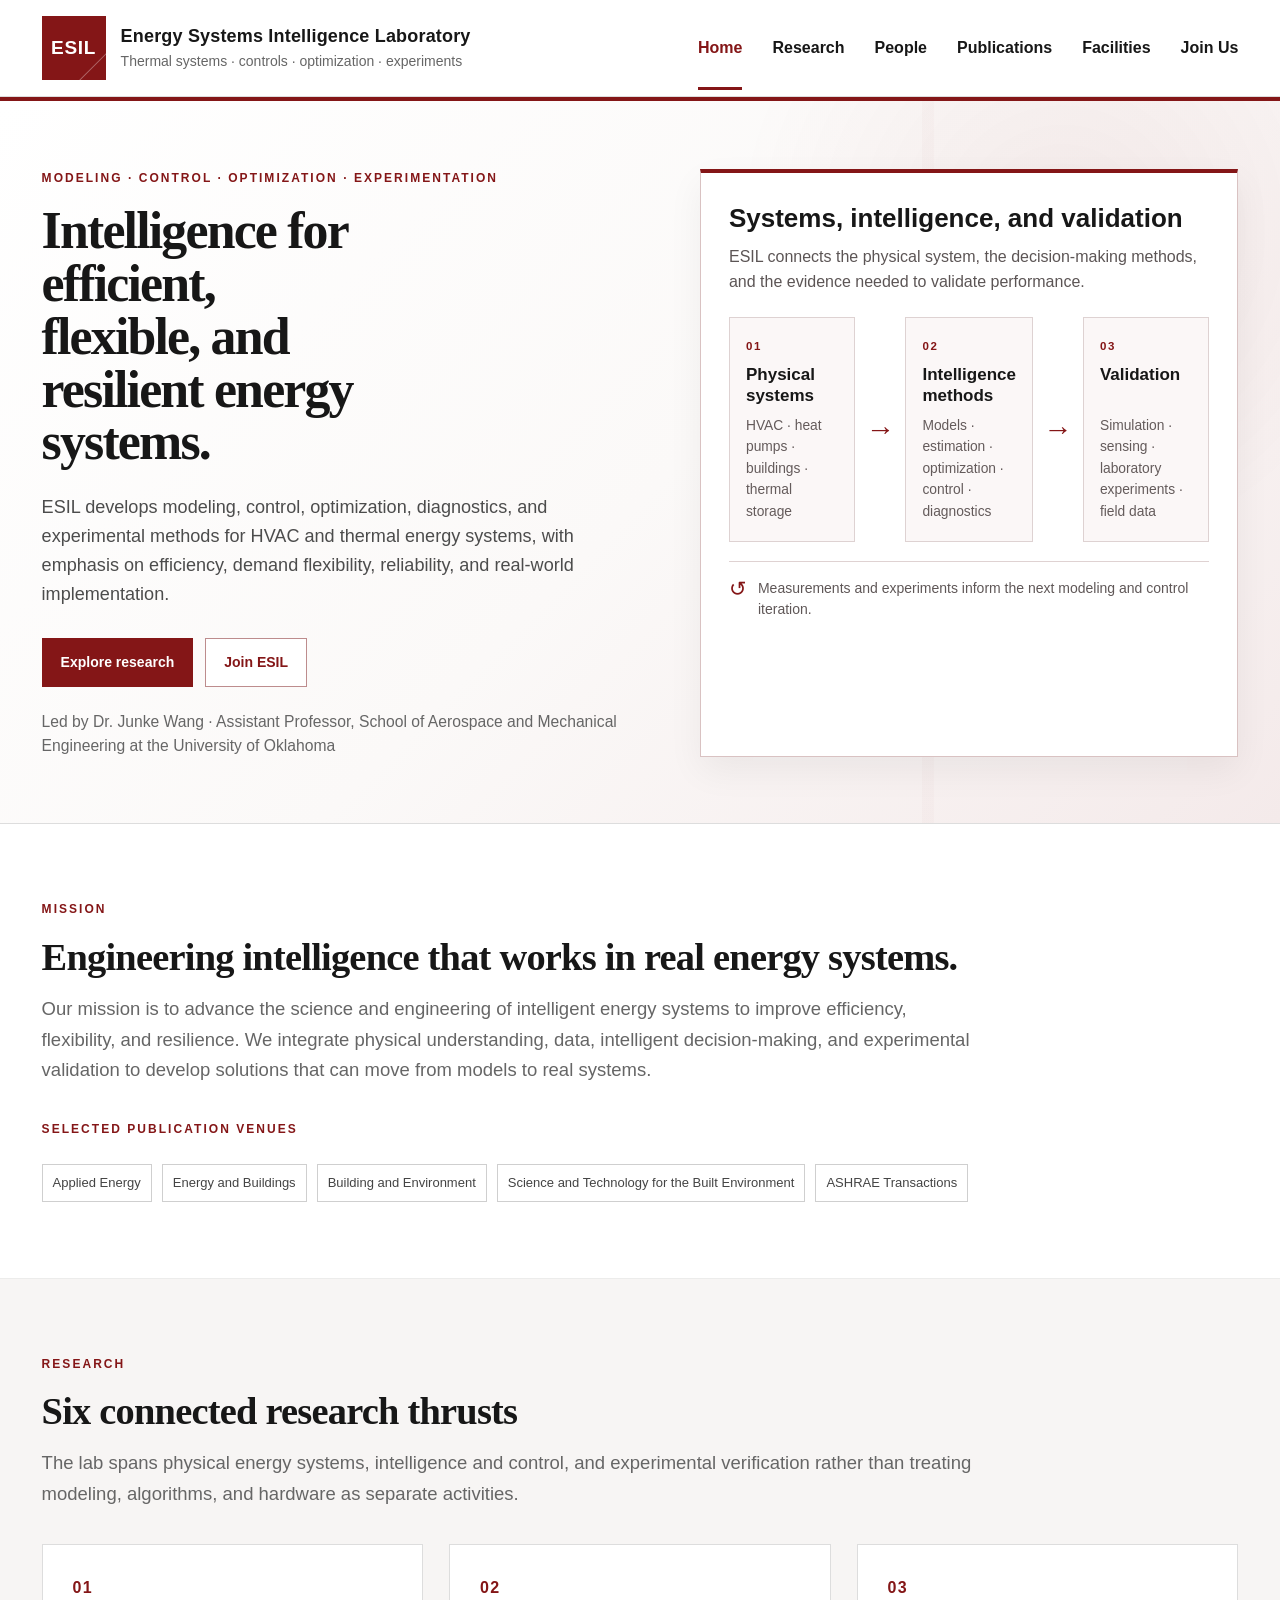
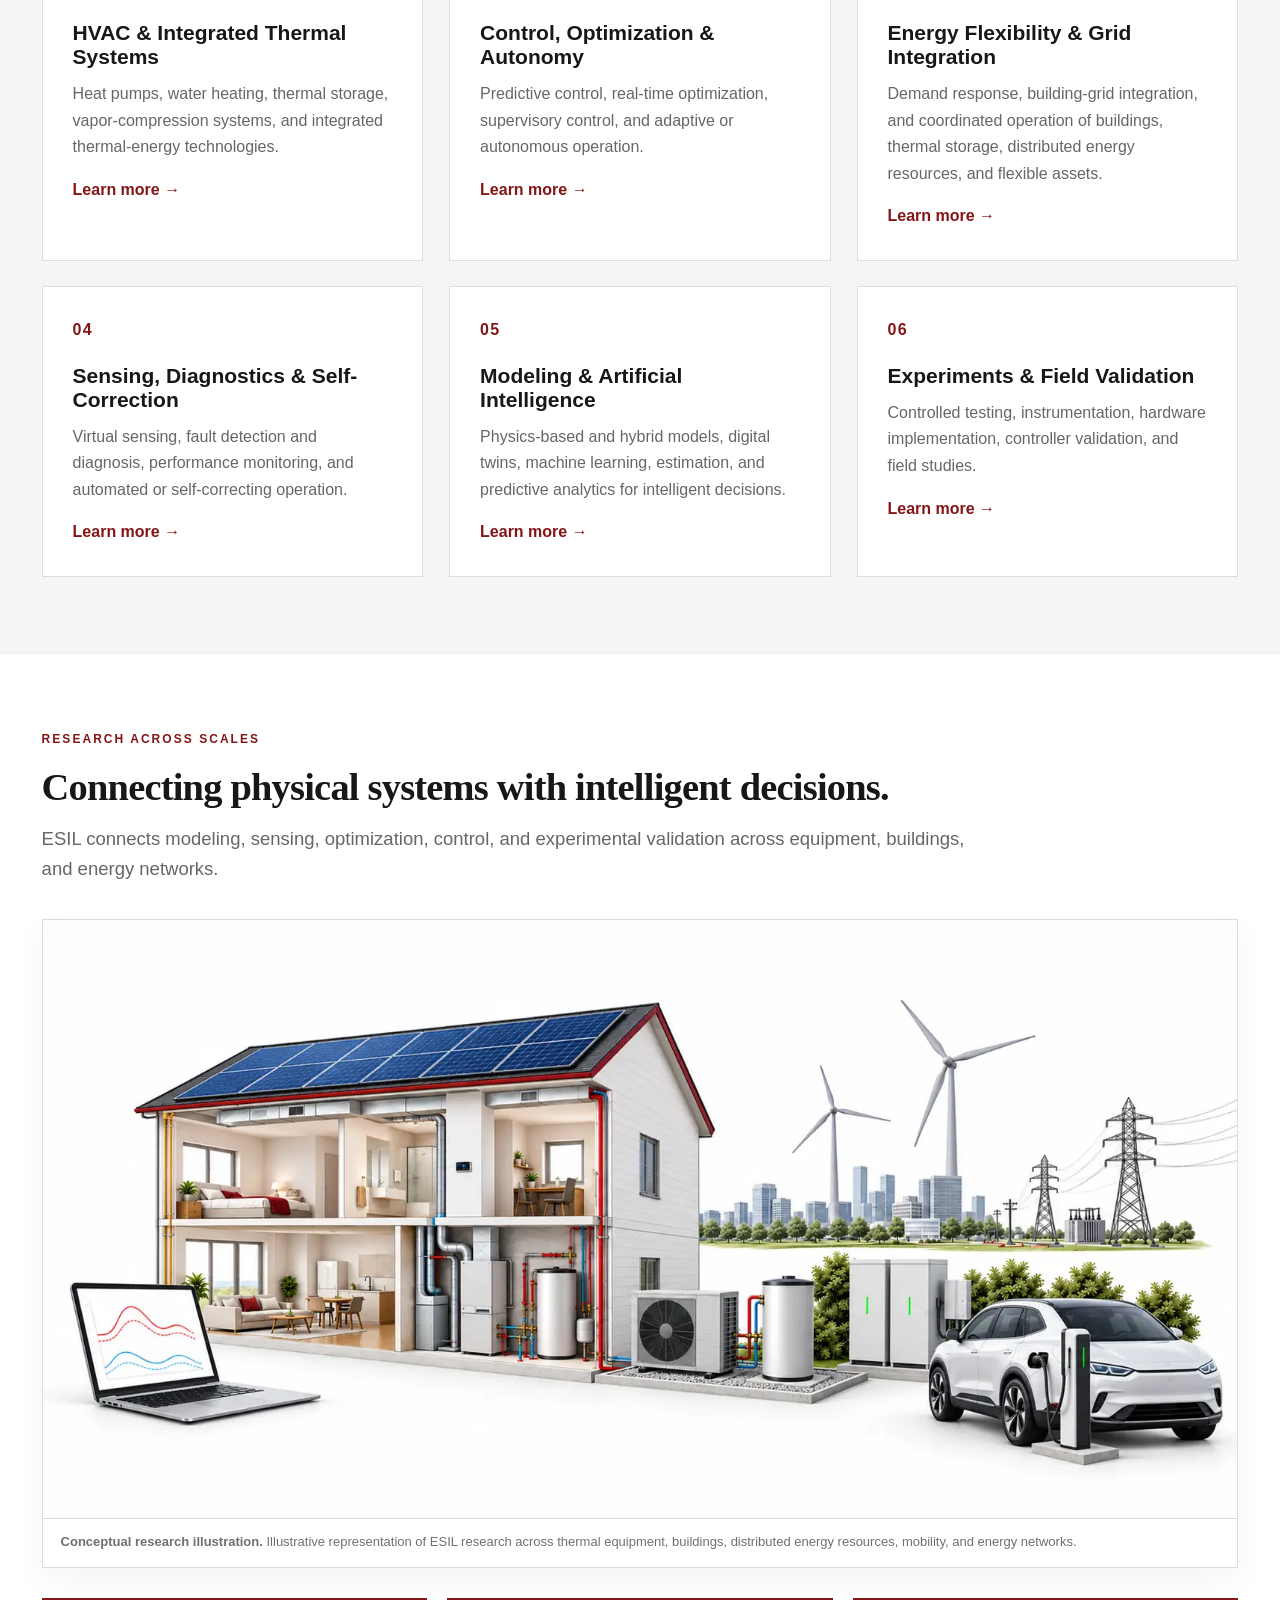
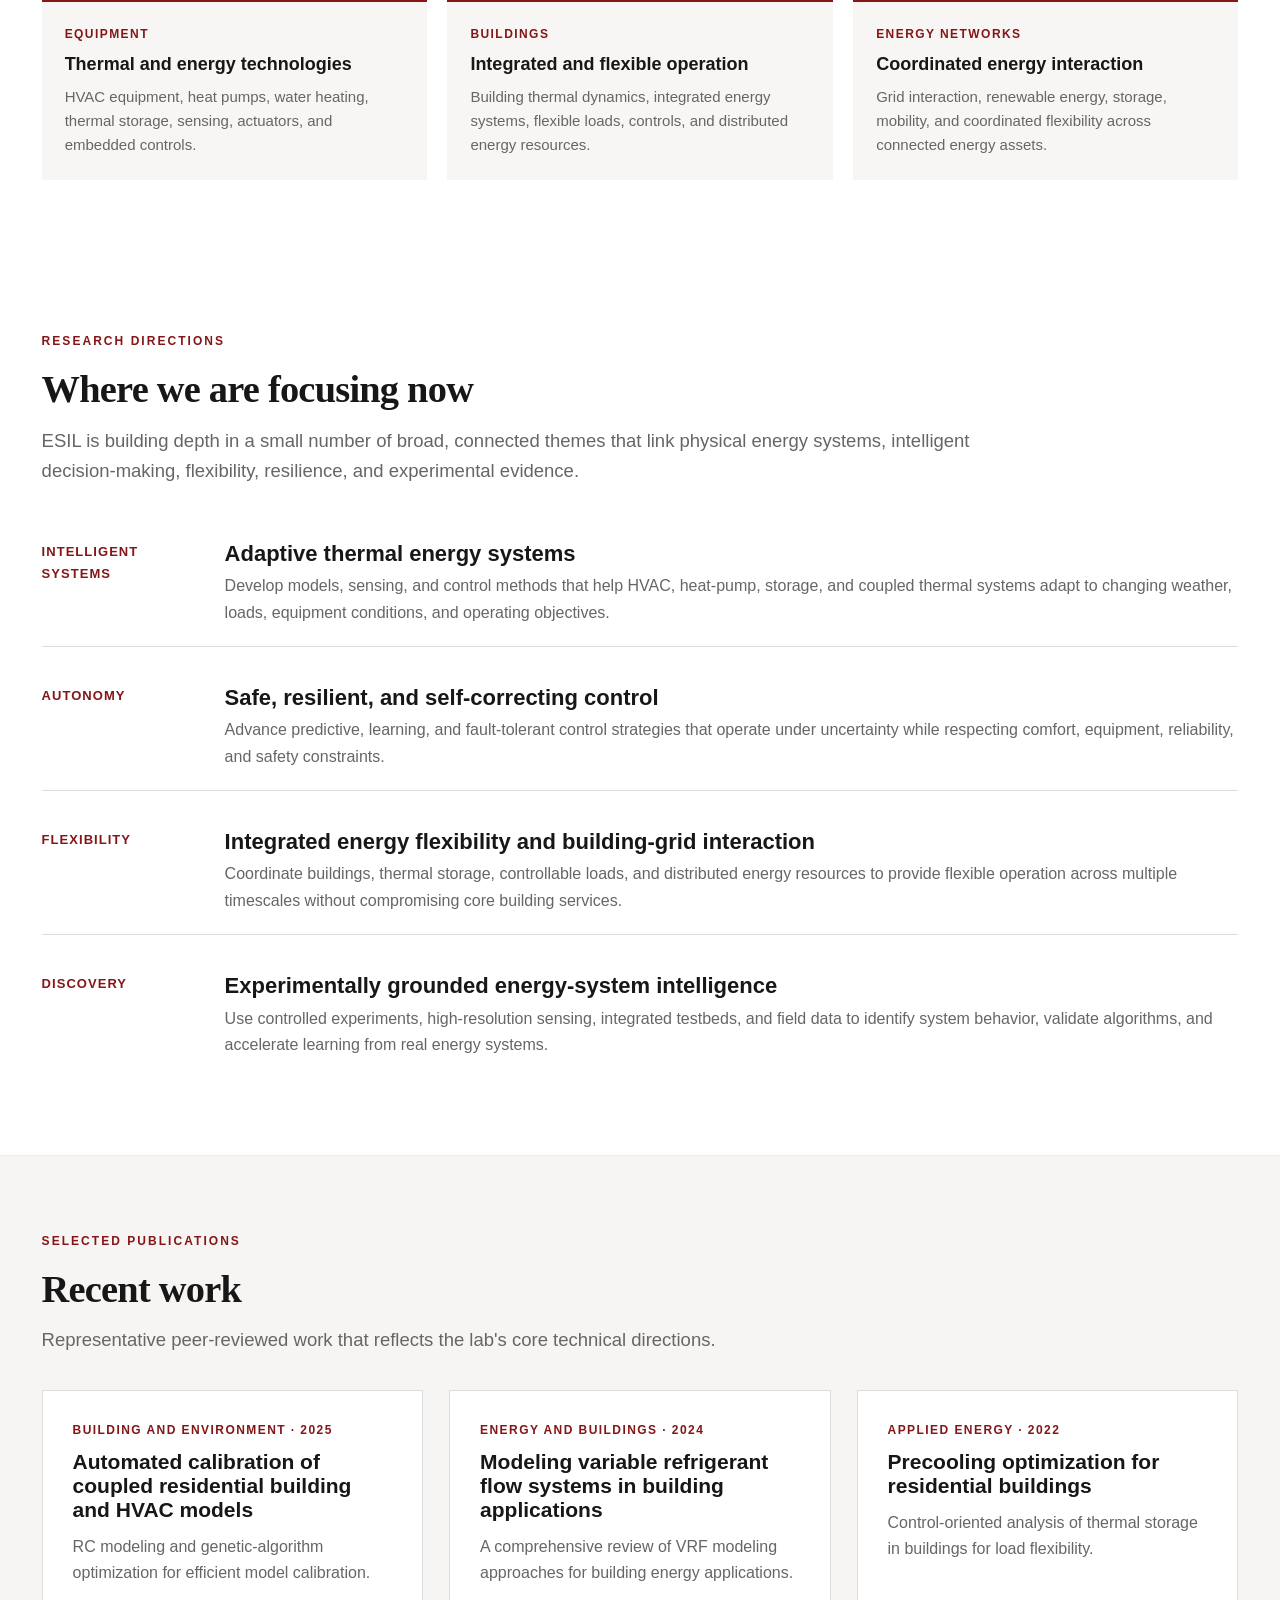
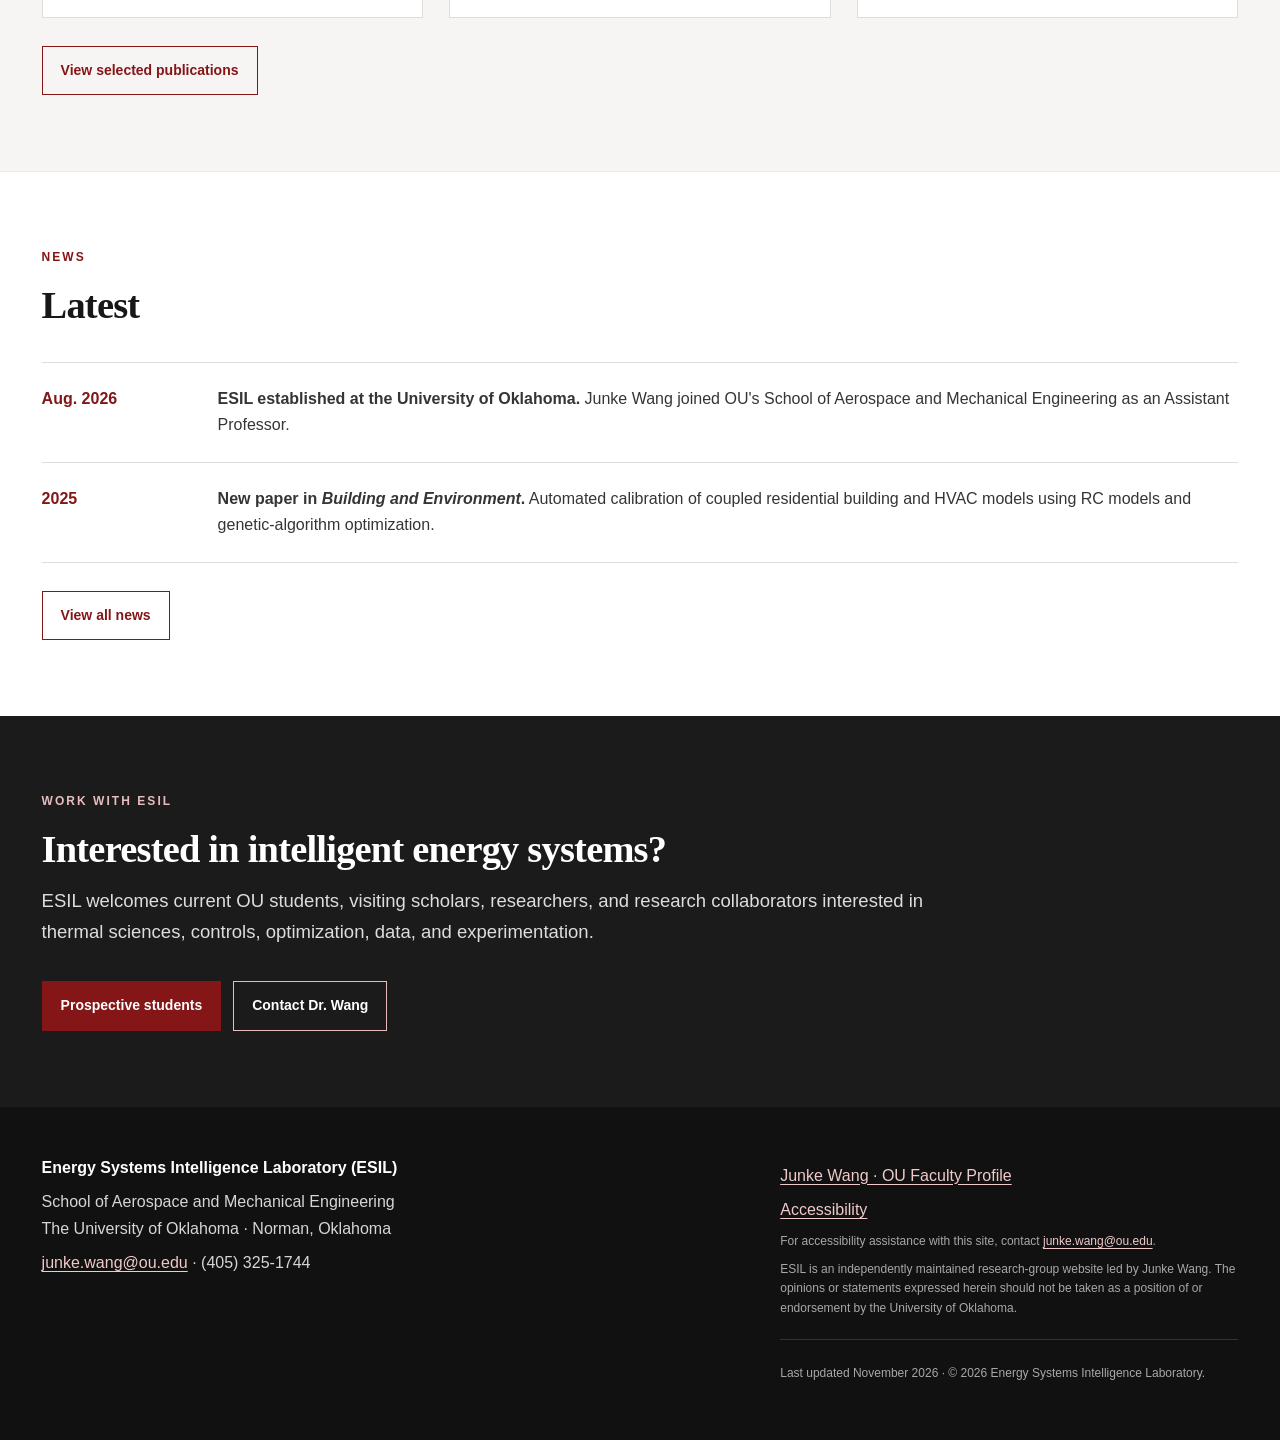
<file: index.html>
<!doctype html>
<html lang="en">
<head>
  <meta charset="utf-8">
  <meta name="viewport" content="width=device-width,initial-scale=1">
  <meta name="description" content="The Energy Systems Intelligence Laboratory (ESIL), led by Dr. Junke Wang at the University of Oklahoma, develops modeling, control, optimization, diagnostics, and experimental methods for HVAC and thermal energy systems.">
  <meta name="robots" content="index,follow">
  <meta name="theme-color" content="#841617">
  <meta name="google-site-verification" content="YInXmE14WeGdh2pj4UxOZDs5CMH2DLvrGEPnnH1T3Sw">
  <link rel="canonical" href="https://junke-wang-research.github.io/">
  <meta property="og:type" content="website">
  <meta property="og:title" content="Energy Systems Intelligence Laboratory (ESIL) | Junke Wang Research Group">
  <meta property="og:description" content="ESIL develops modeling, control, optimization, diagnostics, and experimental methods for HVAC and thermal energy systems.">
  <meta property="og:url" content="https://junke-wang-research.github.io/">
  <meta property="og:image" content="https://junke-wang-research.github.io/assets/og-card.svg">
  <meta name="twitter:card" content="summary_large_image">
  <title>Energy Systems Intelligence Laboratory (ESIL) | Junke Wang Research Group</title>
  <link rel="icon" href="assets/favicon.svg" type="image/svg+xml">
  <script>document.documentElement.classList.add('js')</script>
  <link rel="stylesheet" href="assets/styles.css?v=20261111-2028">
  <script type="application/ld+json">
  {
    "@context":"https://schema.org",
    "@graph":[
      {
        "@type":"WebSite",
        "@id":"https://junke-wang-research.github.io/#website",
        "url":"https://junke-wang-research.github.io/",
        "name":"Energy Systems Intelligence Laboratory",
        "alternateName":"ESIL",
        "description":"Research website of the Energy Systems Intelligence Laboratory, focused on modeling, control, optimization, diagnostics, and experimental methods for HVAC and thermal energy systems.",
        "inLanguage":"en-US",
        "publisher":{"@id":"https://junke-wang-research.github.io/#organization"}
      },
      {
        "@type":"ResearchOrganization",
        "@id":"https://junke-wang-research.github.io/#organization",
        "name":"Energy Systems Intelligence Laboratory",
        "alternateName":"ESIL",
        "url":"https://junke-wang-research.github.io/",
        "description":"The Energy Systems Intelligence Laboratory develops intelligent methods for HVAC, thermal energy systems, building energy flexibility, diagnostics, modeling, optimization, control, sensing, and experimental validation.",
        "email":"junke.wang@ou.edu",
        "telephone":"+1-405-325-1744",
        "address":{
          "@type":"PostalAddress",
          "addressLocality":"Norman",
          "addressRegion":"OK",
          "addressCountry":"US"
        },
        "founder":{"@id":"https://junke-wang-research.github.io/#junke-wang"},
        "parentOrganization":{
          "@type":"CollegeOrUniversity",
          "name":"The University of Oklahoma",
          "url":"https://www.ou.edu/"
        }
      },
      {
        "@type":"Person",
        "@id":"https://junke-wang-research.github.io/#junke-wang",
        "name":"Junke Wang",
        "honorificSuffix":"Ph.D.",
        "jobTitle":"Assistant Professor",
        "url":"https://junke-wang-research.github.io/people.html",
        "email":"junke.wang@ou.edu",
        "affiliation":{
          "@type":"CollegeOrUniversity",
          "name":"The University of Oklahoma",
          "url":"https://www.ou.edu/"
        },
        "sameAs":[
          "https://scholar.google.com/citations?user=PwVhwtUAAAAJ&hl=en",
          "https://www.linkedin.com/in/junke-wang-091509150/",
          "https://www.researchgate.net/profile/Junke_Wang5",
          "https://github.com/junke-wang-research"
        ]
      }
    ]
  }
  </script>
</head>
<body>
<a class="skip-link" href="#main">Skip to main content</a>
<header class="site-header"><div class="container header-inner"><a class="brand" href="index.html" aria-label="ESIL home"><span class="brand-mark">ESIL</span><span class="brand-text"><strong>Energy Systems Intelligence Laboratory</strong><span>Thermal systems · controls · optimization · experiments</span></span></a><button class="nav-toggle" aria-expanded="false" aria-controls="primary-nav">Menu</button><nav id="primary-nav" aria-label="Primary navigation"><ul><li><a aria-current="page" href="index.html">Home</a></li><li><a href="research.html">Research</a></li><li><a href="people.html">People</a></li><li><a href="publications.html">Publications</a></li><li><a href="facilities.html">Facilities</a></li><li><a href="join.html">Join Us</a></li></ul></nav></div></header>
<main id="main">
<section class="hero"><div class="container hero-inner"><div><div class="eyebrow">Modeling · Control · Optimization · Experimentation</div><h1>Intelligence for efficient, flexible, and resilient energy systems.</h1><p>ESIL develops modeling, control, optimization, diagnostics, and experimental methods for HVAC and thermal energy systems, with emphasis on efficiency, demand flexibility, reliability, and real-world implementation.</p><div class="actions"><a class="button primary" href="research.html">Explore research</a><a class="button secondary" href="join.html">Join ESIL</a></div><div class="hero-note">Led by Dr. Junke Wang · Assistant Professor, School of Aerospace and Mechanical Engineering at the University of Oklahoma</div></div><aside class="research-map" aria-label="How ESIL connects physical systems, intelligence methods, and validation"><h2>Systems, intelligence, and validation</h2><p class="research-map-intro">ESIL connects the physical system, the decision-making methods, and the evidence needed to validate performance.</p><div class="research-map-grid"><div class="research-map-card"><span>01</span><strong>Physical systems</strong><small>HVAC · heat pumps · buildings · thermal storage</small></div><div class="research-map-arrow" aria-hidden="true">→</div><div class="research-map-card"><span>02</span><strong>Intelligence methods</strong><small>Models · estimation · optimization · control · diagnostics</small></div><div class="research-map-arrow" aria-hidden="true">→</div><div class="research-map-card"><span>03</span><strong>Validation</strong><small>Simulation · sensing · laboratory experiments · field data</small></div></div><div class="research-map-feedback"><span aria-hidden="true">↺</span> Measurements and experiments inform the next modeling and control iteration.</div></aside></div></section>
<section><div class="container"><div class="section-heading"><div class="eyebrow">Mission</div><h2>Engineering intelligence that works in real energy systems.</h2><p>Our mission is to advance the science and engineering of intelligent energy systems to improve efficiency, flexibility, and resilience. We integrate physical understanding, data, intelligent decision-making, and experimental validation to develop solutions that can move from models to real systems.</p></div><div class="eyebrow" style="margin:30px 0 12px">Selected publication venues</div><div class="venue-strip" aria-label="Selected publication venues"><span class="venue">Applied Energy</span><span class="venue">Energy and Buildings</span><span class="venue">Building and Environment</span><span class="venue">Science and Technology for the Built Environment</span><span class="venue">ASHRAE Transactions</span></div></div></section>
<section class="section-alt"><div class="container"><div class="section-heading"><div class="eyebrow">Research</div><h2>Six connected research thrusts</h2><p>The lab spans physical energy systems, intelligence and control, and experimental verification rather than treating modeling, algorithms, and hardware as separate activities.</p></div><div class="grid"><article class="card"><span class="num">01</span><h3>HVAC &amp; Integrated Thermal Systems</h3><p>Heat pumps, water heating, thermal storage, vapor-compression systems, and integrated thermal-energy technologies.</p><p style="margin-top:16px"><a class="stretched" href="research.html#thermal">Learn more</a></p></article><article class="card"><span class="num">02</span><h3>Control, Optimization &amp; Autonomy</h3><p>Predictive control, real-time optimization, supervisory control, and adaptive or autonomous operation.</p><p style="margin-top:16px"><a class="stretched" href="research.html#control">Learn more</a></p></article><article class="card"><span class="num">03</span><h3>Energy Flexibility &amp; Grid Integration</h3><p>Demand response, building-grid integration, and coordinated operation of buildings, thermal storage, distributed energy resources, and flexible assets.</p><p style="margin-top:16px"><a class="stretched" href="research.html#grid">Learn more</a></p></article><article class="card"><span class="num">04</span><h3>Sensing, Diagnostics &amp; Self-Correction</h3><p>Virtual sensing, fault detection and diagnosis, performance monitoring, and automated or self-correcting operation.</p><p style="margin-top:16px"><a class="stretched" href="research.html#fdd">Learn more</a></p></article><article class="card"><span class="num">05</span><h3>Modeling &amp; Artificial Intelligence</h3><p>Physics-based and hybrid models, digital twins, machine learning, estimation, and predictive analytics for intelligent decisions.</p><p style="margin-top:16px"><a class="stretched" href="research.html#modeling">Learn more</a></p></article><article class="card"><span class="num">06</span><h3>Experiments &amp; Field Validation</h3><p>Controlled testing, instrumentation, hardware implementation, controller validation, and field studies.</p><p style="margin-top:16px"><a class="stretched" href="research.html#experiments">Learn more</a></p></article></div></div></section>
<section class="scale-section"><div class="container"><div class="section-heading"><div class="eyebrow">Research across scales</div><h2>Connecting physical systems with intelligent decisions.</h2><p>ESIL connects modeling, sensing, optimization, control, and experimental validation across equipment, buildings, and energy networks.</p></div><figure class="scale-figure"><img class="scale-image" src="assets/research-across-scales-photo-1600.webp?v=20261112-c39d072" width="1600" height="800" alt="Conceptual ESIL illustration of a house with rooftop solar and heat-pump equipment, thermal and battery storage, electric vehicle charging, wind generation, and the electricity network" loading="eager" decoding="async" fetchpriority="high"><figcaption><strong>Conceptual research illustration.</strong> Illustrative representation of ESIL research across thermal equipment, buildings, distributed energy resources, mobility, and energy networks.</figcaption></figure><div class="scale-grid"><article class="scale-card"><div class="kicker">Equipment</div><h3>Thermal and energy technologies</h3><p>HVAC equipment, heat pumps, water heating, thermal storage, sensing, actuators, and embedded controls.</p></article><article class="scale-card"><div class="kicker">Buildings</div><h3>Integrated and flexible operation</h3><p>Building thermal dynamics, integrated energy systems, flexible loads, controls, and distributed energy resources.</p></article><article class="scale-card"><div class="kicker">Energy networks</div><h3>Coordinated energy interaction</h3><p>Grid interaction, renewable energy, storage, mobility, and coordinated flexibility across connected energy assets.</p></article></div></div></section>
<section><div class="container"><div class="section-heading"><div class="eyebrow">Research directions</div><h2>Where we are focusing now</h2><p>ESIL is building depth in a small number of broad, connected themes that link physical energy systems, intelligent decision-making, flexibility, resilience, and experimental evidence.</p></div><div class="feature-list"><div class="feature-row"><div class="label">Intelligent systems</div><div><h3>Adaptive thermal energy systems</h3><p>Develop models, sensing, and control methods that help HVAC, heat-pump, storage, and coupled thermal systems adapt to changing weather, loads, equipment conditions, and operating objectives.</p></div></div><div class="feature-row"><div class="label">Autonomy</div><div><h3>Safe, resilient, and self-correcting control</h3><p>Advance predictive, learning, and fault-tolerant control strategies that operate under uncertainty while respecting comfort, equipment, reliability, and safety constraints.</p></div></div><div class="feature-row"><div class="label">Flexibility</div><div><h3>Integrated energy flexibility and building-grid interaction</h3><p>Coordinate buildings, thermal storage, controllable loads, and distributed energy resources to provide flexible operation across multiple timescales without compromising core building services.</p></div></div><div class="feature-row"><div class="label">Discovery</div><div><h3>Experimentally grounded energy-system intelligence</h3><p>Use controlled experiments, high-resolution sensing, integrated testbeds, and field data to identify system behavior, validate algorithms, and accelerate learning from real energy systems.</p></div></div></div></div></section>
<section class="section-alt"><div class="container"><div class="section-heading"><div class="eyebrow">Selected publications</div><h2>Recent work</h2><p>Representative peer-reviewed work that reflects the lab's core technical directions.</p></div><div class="grid"><article class="card"><div class="kicker">Building and Environment · 2025</div><h3>Automated calibration of coupled residential building and HVAC models</h3><p>RC modeling and genetic-algorithm optimization for efficient model calibration.</p></article><article class="card"><div class="kicker">Energy and Buildings · 2024</div><h3>Modeling variable refrigerant flow systems in building applications</h3><p>A comprehensive review of VRF modeling approaches for building energy applications.</p></article><article class="card"><div class="kicker">Applied Energy · 2022</div><h3>Precooling optimization for residential buildings</h3><p>Control-oriented analysis of thermal storage in buildings for load flexibility.</p></article></div><div class="actions"><a class="button secondary" href="publications.html">View selected publications</a></div></div></section>
<section><div class="container"><div class="section-heading"><div class="eyebrow">News</div><h2>Latest</h2></div><div class="news-list"><div class="news-item"><time datetime="2026-08">Aug. 2026</time><div><strong>ESIL established at the University of Oklahoma.</strong> Junke Wang joined OU's School of Aerospace and Mechanical Engineering as an Assistant Professor.</div></div><div class="news-item"><time datetime="2025">2025</time><div><strong>New paper in <em>Building and Environment</em>.</strong> Automated calibration of coupled residential building and HVAC models using RC models and genetic-algorithm optimization.</div></div></div><div class="actions"><a class="button secondary" href="news.html">View all news</a></div></div></section>
<section class="join-band"><div class="container"><div class="section-heading"><div class="eyebrow" style="color:#e8bcbc">Work with ESIL</div><h2>Interested in intelligent energy systems?</h2><p>ESIL welcomes current OU students, visiting scholars, researchers, and research collaborators interested in thermal sciences, controls, optimization, data, and experimentation.</p></div><div class="actions"><a class="button primary" href="join.html">Prospective students</a><a class="button secondary" href="mailto:junke.wang@ou.edu">Contact Dr. Wang</a></div></div></section>
</main>
<footer class="site-footer"><div class="container footer-grid"><div><strong>Energy Systems Intelligence Laboratory (ESIL)</strong><p>School of Aerospace and Mechanical Engineering<br>The University of Oklahoma · Norman, Oklahoma</p><p><a href="mailto:junke.wang@ou.edu">junke.wang@ou.edu</a> · (405) 325-1744</p></div><div><p><a href="https://ou.edu/coe/ame/people/faculty/junke-wang">Junke Wang · OU Faculty Profile</a></p><p><a href="https://www.ou.edu/marcomm/accessibility-statement">Accessibility</a></p><p class="small">For accessibility assistance with this site, contact <a href="mailto:junke.wang@ou.edu">junke.wang@ou.edu</a>.</p><p class="small">ESIL is an independently maintained research-group website led by Junke Wang. The opinions or statements expressed herein should not be taken as a position of or endorsement by the University of Oklahoma.</p><div class="footer-meta"><p class="small">Last updated November 2026 · © <span data-year></span> Energy Systems Intelligence Laboratory.</p></div></div></div></footer>
<script src="assets/site.js?v=20260909-2135"></script>
<!-- deployment-refresh-20261112-original -->
</body>
</html>
</file>
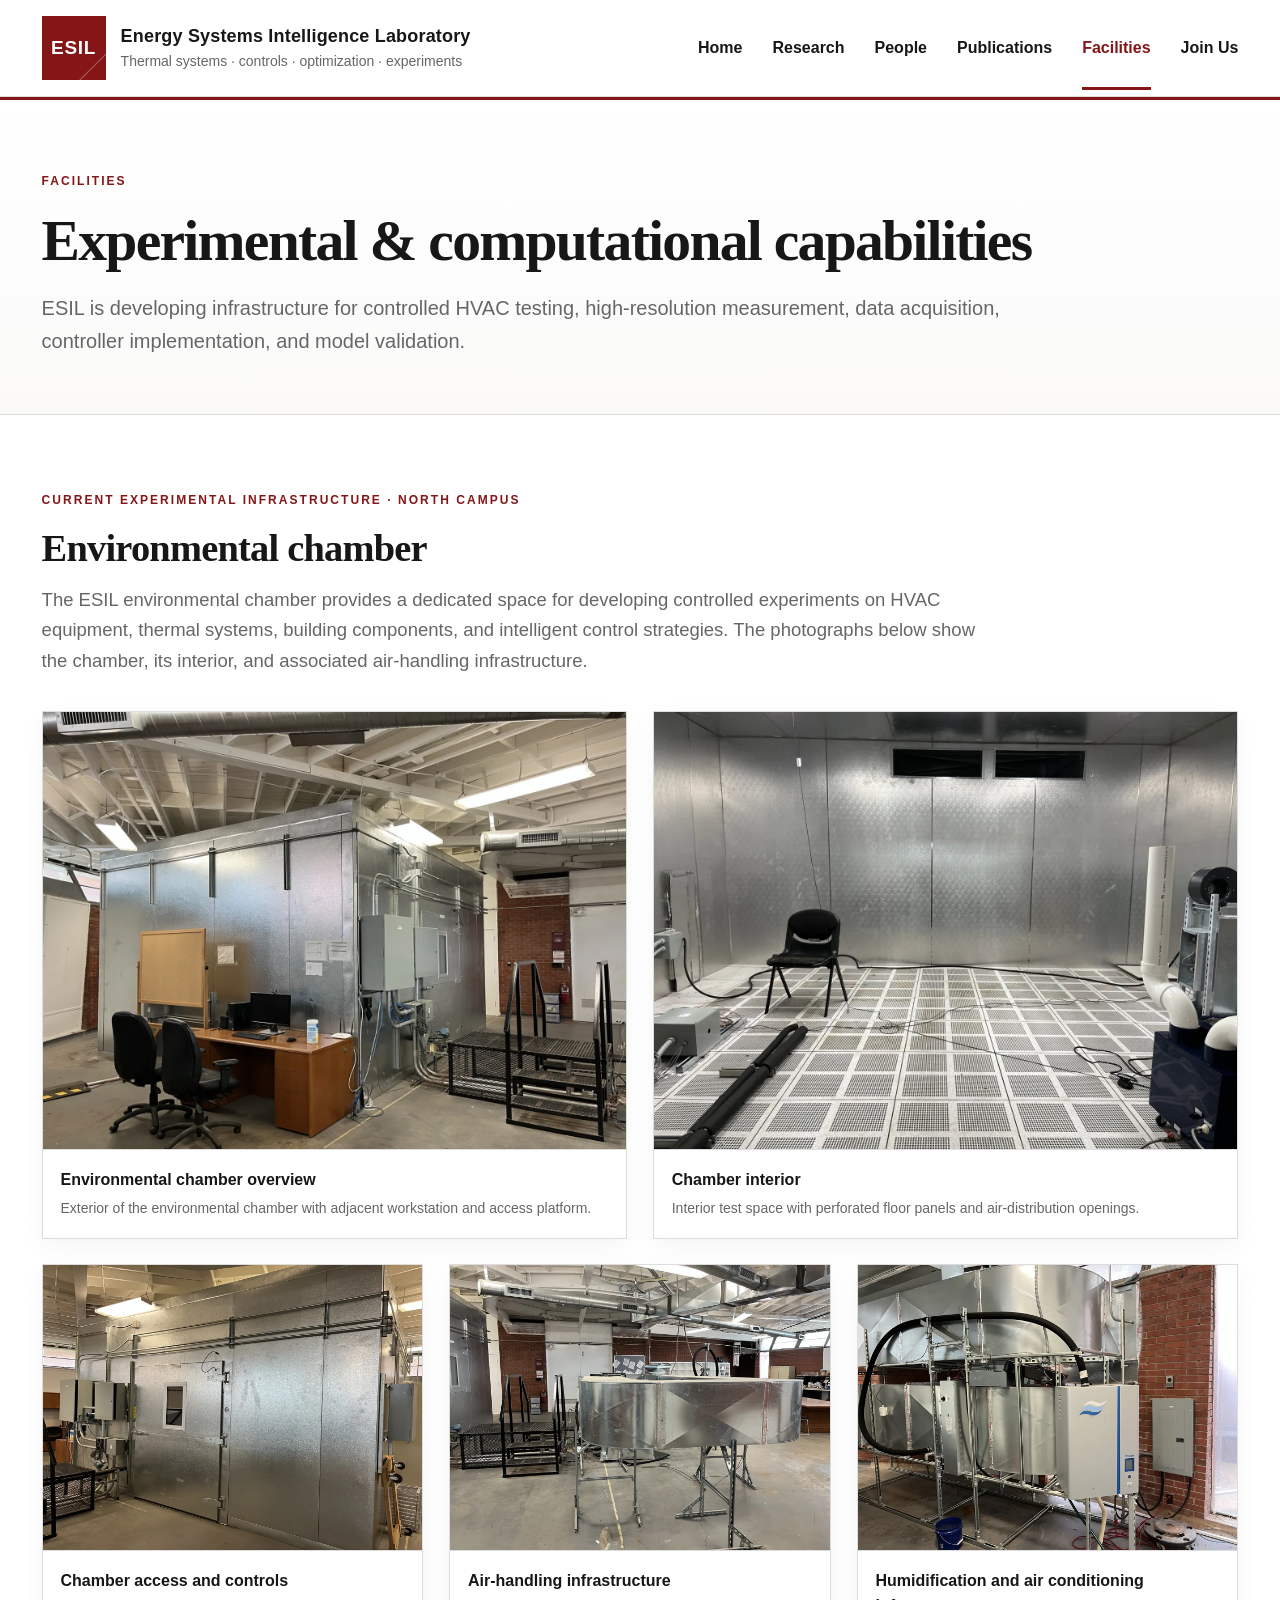
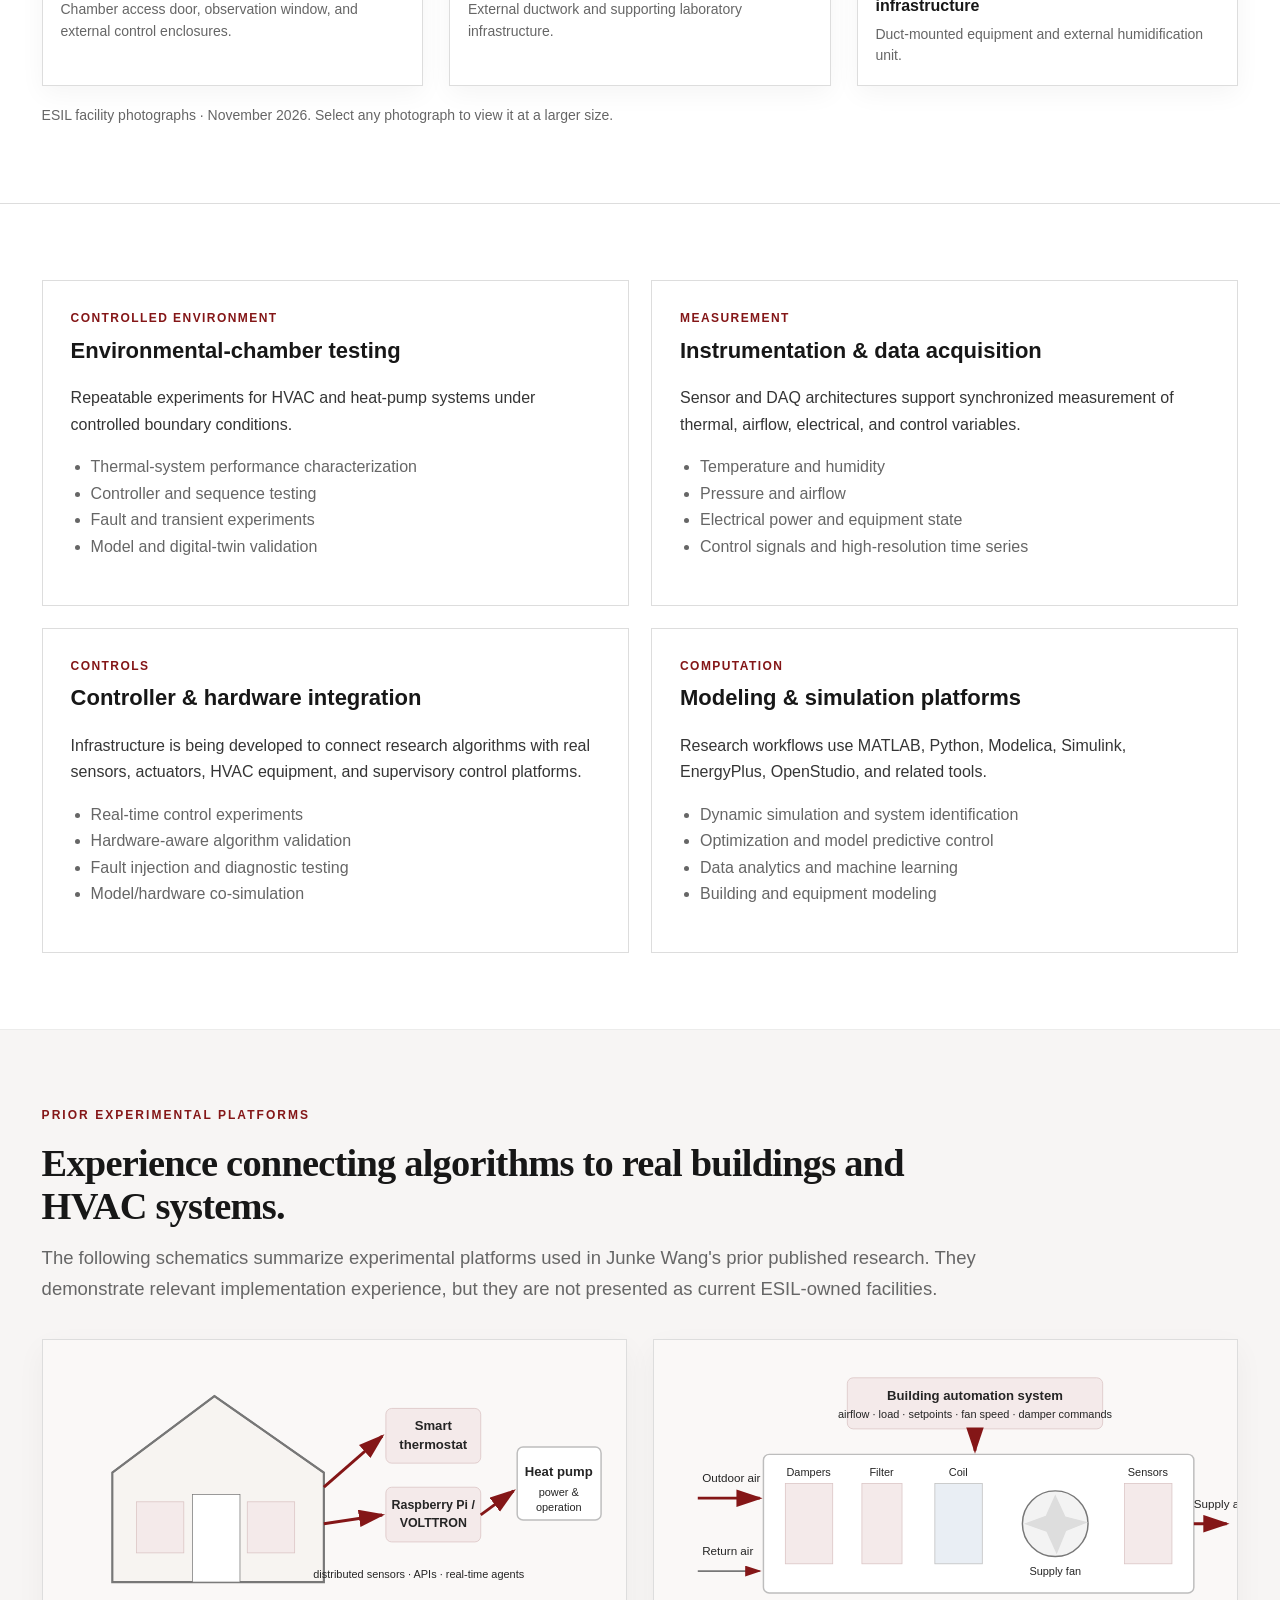
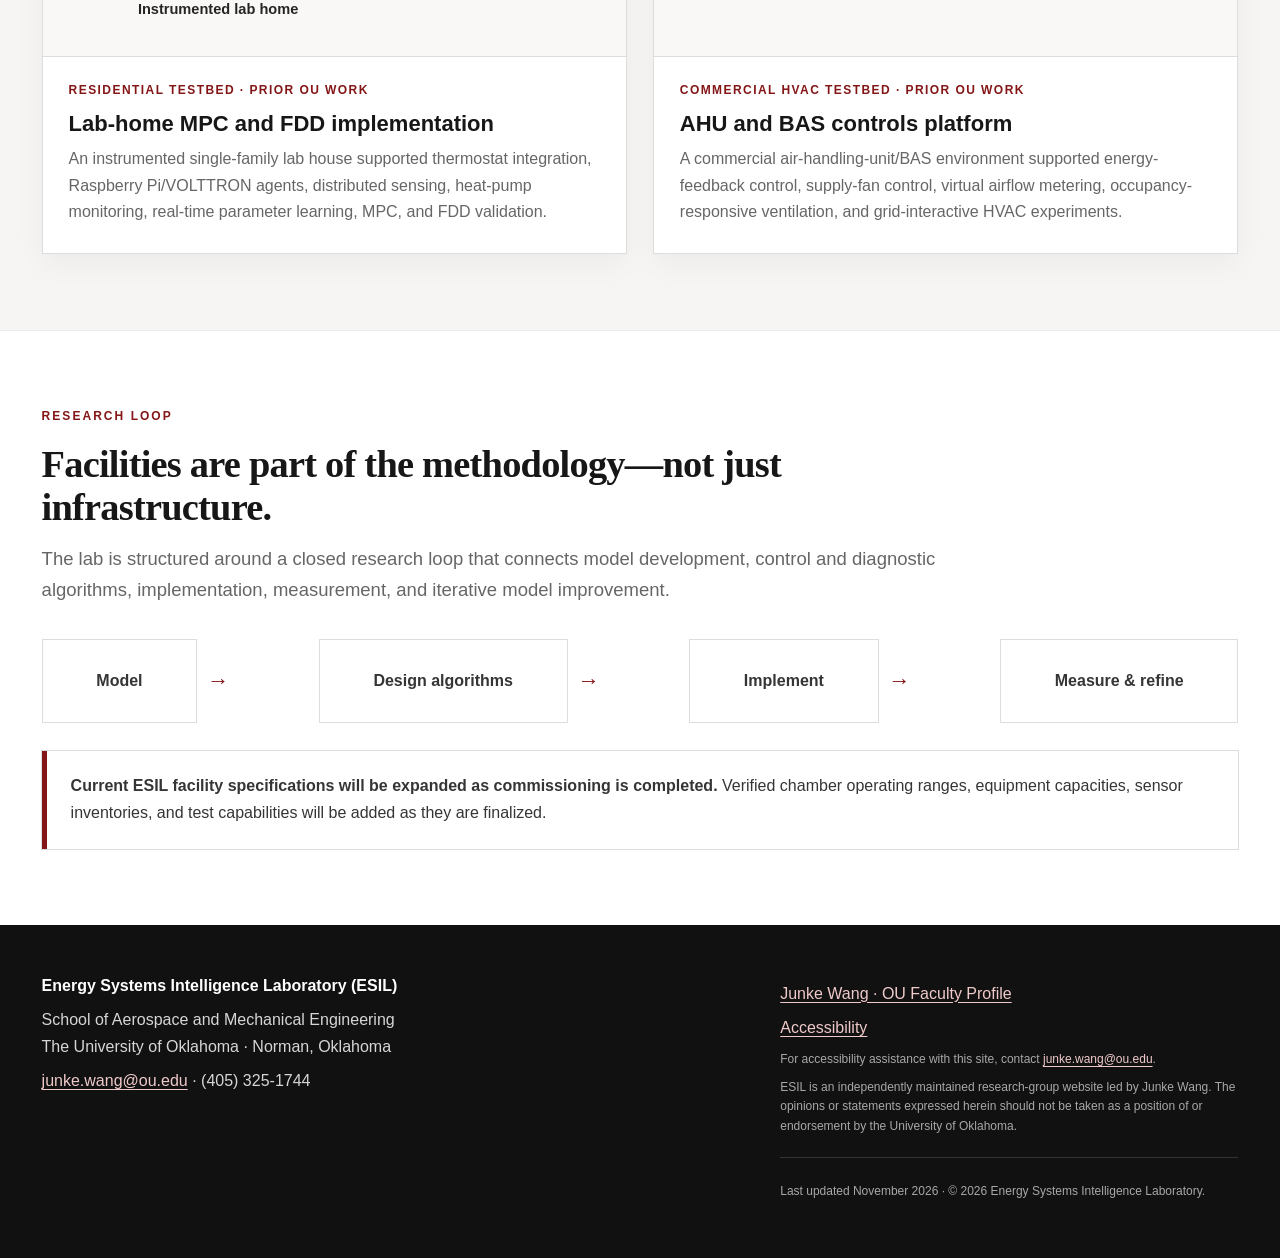
<file: facilities.html>
<!doctype html><html lang="en"><head><meta charset="utf-8"><meta name="viewport" content="width=device-width,initial-scale=1"><meta name="description" content="Experimental and computational capabilities of ESIL for HVAC, heat-pump, controls, sensing, and model validation research."><meta name="robots" content="index,follow"><meta name="theme-color" content="#841617"><link rel="canonical" href="https://junke-wang-research.github.io/facilities.html"><meta property="og:type" content="website"><meta property="og:title" content="Facilities | Energy Systems Intelligence Laboratory"><meta property="og:description" content="Experimental and computational capabilities of ESIL for HVAC, heat-pump, controls, sensing, and model validation research."><meta property="og:url" content="https://junke-wang-research.github.io/facilities.html"><meta property="og:image" content="https://junke-wang-research.github.io/assets/og-card.svg"><meta name="twitter:card" content="summary_large_image"><title>Facilities | Energy Systems Intelligence Laboratory</title><link rel="icon" href="assets/favicon.svg" type="image/svg+xml"><script>document.documentElement.classList.add('js')</script><link rel="stylesheet" href="assets/styles.css?v=20261112-0125"><link rel="stylesheet" href="assets/chamber-gallery.css?v=20261124"></head><body><a class="skip-link" href="#main">Skip to main content</a><header class="site-header"><div class="container header-inner"><a class="brand" href="index.html" aria-label="ESIL home"><span class="brand-mark">ESIL</span><span class="brand-text"><strong>Energy Systems Intelligence Laboratory</strong><span>Thermal systems · controls · optimization · experiments</span></span></a><button class="nav-toggle" aria-expanded="false" aria-controls="primary-nav">Menu</button><nav id="primary-nav" aria-label="Primary navigation"><ul><li><a href="index.html">Home</a></li><li><a href="research.html">Research</a></li><li><a href="people.html">People</a></li><li><a href="publications.html">Publications</a></li><li><a aria-current="page" href="facilities.html">Facilities</a></li><li><a href="join.html">Join Us</a></li></ul></nav></div></header><main id="main"><header class="page-title"><div class="container"><div class="eyebrow">Facilities</div><h1>Experimental &amp; computational capabilities</h1><p>ESIL is developing infrastructure for controlled HVAC testing, high-resolution measurement, data acquisition, controller implementation, and model validation.</p></div></header><section class="chamber-section" id="environmental-chamber"><div class="container"><div class="section-heading"><div class="eyebrow">Current experimental infrastructure · North Campus</div><h2>Environmental chamber</h2><p>The ESIL environmental chamber provides a dedicated space for developing controlled experiments on HVAC equipment, thermal systems, building components, and intelligent control strategies. The photographs below show the chamber, its interior, and associated air-handling infrastructure.</p></div><div class="chamber-gallery chamber-gallery-lead"><figure class="chamber-photo"><a href="assets/chamber-overview.webp" aria-label="View larger photograph: Environmental chamber overview"><img src="assets/chamber-overview.webp" width="1440" height="1080" alt="Exterior of the environmental chamber with adjacent workstation and access platform." loading="eager" decoding="async"></a><figcaption><strong>Environmental chamber overview</strong><span>Exterior of the environmental chamber with adjacent workstation and access platform.</span></figcaption></figure><figure class="chamber-photo"><a href="assets/chamber-interior.webp" aria-label="View larger photograph: Chamber interior"><img src="assets/chamber-interior.webp" width="1440" height="1080" alt="Interior test space with perforated floor panels and air-distribution openings." loading="lazy" decoding="async"></a><figcaption><strong>Chamber interior</strong><span>Interior test space with perforated floor panels and air-distribution openings.</span></figcaption></figure></div><div class="chamber-gallery chamber-gallery-detail"><figure class="chamber-photo"><a href="assets/chamber-access.webp" aria-label="View larger photograph: Chamber access and controls"><img src="assets/chamber-access.webp" width="1440" height="1080" alt="Chamber access door, observation window, and external control enclosures." loading="lazy" decoding="async"></a><figcaption><strong>Chamber access and controls</strong><span>Chamber access door, observation window, and external control enclosures.</span></figcaption></figure><figure class="chamber-photo"><a href="assets/chamber-ductwork.webp" aria-label="View larger photograph: Air-handling infrastructure"><img src="assets/chamber-ductwork.webp" width="1440" height="1080" alt="External ductwork and supporting laboratory infrastructure." loading="lazy" decoding="async"></a><figcaption><strong>Air-handling infrastructure</strong><span>External ductwork and supporting laboratory infrastructure.</span></figcaption></figure><figure class="chamber-photo"><a href="assets/chamber-humidification.webp" aria-label="View larger photograph: Humidification and air conditioning infrastructure"><img src="assets/chamber-humidification.webp" width="1440" height="1080" alt="Duct-mounted equipment and external humidification unit." loading="lazy" decoding="async"></a><figcaption><strong>Humidification and air conditioning infrastructure</strong><span>Duct-mounted equipment and external humidification unit.</span></figcaption></figure></div><p class="chamber-gallery-note">ESIL facility photographs · November 2026. Select any photograph to view it at a larger size.</p></div></section><section><div class="container"><div class="facility-grid"><article class="facility"><div class="kicker">Controlled environment</div><h3>Environmental-chamber testing</h3><p>Repeatable experiments for HVAC and heat-pump systems under controlled boundary conditions.</p><ul><li>Thermal-system performance characterization</li><li>Controller and sequence testing</li><li>Fault and transient experiments</li><li>Model and digital-twin validation</li></ul></article><article class="facility"><div class="kicker">Measurement</div><h3>Instrumentation &amp; data acquisition</h3><p>Sensor and DAQ architectures support synchronized measurement of thermal, airflow, electrical, and control variables.</p><ul><li>Temperature and humidity</li><li>Pressure and airflow</li><li>Electrical power and equipment state</li><li>Control signals and high-resolution time series</li></ul></article><article class="facility"><div class="kicker">Controls</div><h3>Controller &amp; hardware integration</h3><p>Infrastructure is being developed to connect research algorithms with real sensors, actuators, HVAC equipment, and supervisory control platforms.</p><ul><li>Real-time control experiments</li><li>Hardware-aware algorithm validation</li><li>Fault injection and diagnostic testing</li><li>Model/hardware co-simulation</li></ul></article><article class="facility"><div class="kicker">Computation</div><h3>Modeling &amp; simulation platforms</h3><p>Research workflows use MATLAB, Python, Modelica, Simulink, EnergyPlus, OpenStudio, and related tools.</p><ul><li>Dynamic simulation and system identification</li><li>Optimization and model predictive control</li><li>Data analytics and machine learning</li><li>Building and equipment modeling</li></ul></article></div></div></section><section class="section-alt"><div class="container"><div class="section-heading"><div class="eyebrow">Prior experimental platforms</div><h2>Experience connecting algorithms to real buildings and HVAC systems.</h2><p>The following schematics summarize experimental platforms used in Junke Wang's prior published research. They demonstrate relevant implementation experience, but they are not presented as current ESIL-owned facilities.</p></div><div class="visual-grid"><article class="visual-card"><svg class="visual-figure" viewBox="0 0 800 430" role="img" aria-label="Lab-home experimental platform with thermostat, Raspberry Pi server, distributed sensors, and heat pump"><defs><marker id="fh1" markerWidth="10" markerHeight="10" refX="8" refY="3" orient="auto"><path d="M0,0 L0,6 L9,3 z" class="accent"/></marker></defs><path d="M95 180 L235 75 L385 180 L385 330 L95 330 Z" fill="#f7f4f1" stroke="#777" stroke-width="3"/><path d="M95 180 L235 75 L385 180" class="muted-line"/><rect x="128" y="220" width="65" height="70" class="soft"/><rect x="280" y="220" width="65" height="70" class="soft"/><rect x="205" y="210" width="65" height="120" fill="#fff" stroke="#777"/><rect x="470" y="92" width="130" height="75" rx="8" class="soft"/><text x="535" y="122" text-anchor="middle" font-size="18" font-weight="700">Smart</text><text x="535" y="148" text-anchor="middle" font-size="18" font-weight="700">thermostat</text><rect x="470" y="200" width="130" height="75" rx="8" class="soft"/><text x="535" y="230" text-anchor="middle" font-size="17" font-weight="700">Raspberry Pi /</text><text x="535" y="254" text-anchor="middle" font-size="17" font-weight="700">VOLTTRON</text><rect x="650" y="145" width="115" height="100" rx="8" class="box"/><text x="707" y="185" text-anchor="middle" font-size="18" font-weight="700">Heat pump</text><text x="707" y="212" text-anchor="middle" font-size="15">power &amp;</text><text x="707" y="233" text-anchor="middle" font-size="15">operation</text><path d="M385 200 L465 130" class="line" marker-end="url(#fh1)"/><path d="M385 250 L465 238" class="line" marker-end="url(#fh1)"/><path d="M600 238 L645 205" class="line" marker-end="url(#fh1)"/><text x="240" y="374" text-anchor="middle" font-size="20" font-weight="700">Instrumented lab home</text><text x="515" y="325" text-anchor="middle" font-size="15">distributed sensors · APIs · real-time agents</text></svg><div class="visual-body"><div class="kicker">Residential testbed · prior OU work</div><h3>Lab-home MPC and FDD implementation</h3><p>An instrumented single-family lab house supported thermostat integration, Raspberry Pi/VOLTTRON agents, distributed sensing, heat-pump monitoring, real-time parameter learning, MPC, and FDD validation.</p></div></article><article class="visual-card"><svg class="visual-figure" viewBox="0 0 800 430" role="img" aria-label="Commercial air handling unit platform with outdoor and return air dampers, filters, heating and cooling coils, fan, sensors, and BAS"><defs><marker id="fh2" markerWidth="10" markerHeight="10" refX="8" refY="3" orient="auto"><path d="M0,0 L0,6 L9,3 z" class="accent"/></marker></defs><path d="M60 215 L145 215" class="line" marker-end="url(#fh2)"/><text x="66" y="193" font-size="16">Outdoor air</text><path d="M60 315 L145 315" class="muted-line" marker-end="url(#fh2)"/><text x="66" y="293" font-size="16">Return air</text><rect x="150" y="155" width="590" height="190" rx="8" class="box"/><rect x="180" y="195" width="65" height="110" class="soft"/><text x="212" y="185" text-anchor="middle" font-size="15">Dampers</text><rect x="285" y="195" width="55" height="110" class="soft"/><text x="312" y="185" text-anchor="middle" font-size="15">Filter</text><rect x="385" y="195" width="65" height="110" fill="#e9eef4" stroke="#bdbdbd"/><text x="417" y="185" text-anchor="middle" font-size="15">Coil</text><circle cx="550" cy="250" r="45" fill="#f3f3f3" stroke="#777" stroke-width="2"/><path d="M550 210 L564 240 L595 248 L565 260 L552 292 L538 261 L507 250 L537 239 Z" fill="#ddd"/><text x="550" y="320" text-anchor="middle" font-size="15">Supply fan</text><rect x="645" y="195" width="65" height="110" class="soft"/><text x="677" y="185" text-anchor="middle" font-size="15">Sensors</text><path d="M740 250 L785 250" class="line" marker-end="url(#fh2)"/><text x="740" y="228" font-size="16">Supply air</text><rect x="265" y="50" width="350" height="70" rx="8" class="soft"/><text x="440" y="80" text-anchor="middle" font-size="18" font-weight="700">Building automation system</text><text x="440" y="105" text-anchor="middle" font-size="15">airflow · load · setpoints · fan speed · damper commands</text><path d="M440 120 L440 150" class="line" marker-end="url(#fh2)"/></svg><div class="visual-body"><div class="kicker">Commercial HVAC testbed · prior OU work</div><h3>AHU and BAS controls platform</h3><p>A commercial air-handling-unit/BAS environment supported energy-feedback control, supply-fan control, virtual airflow metering, occupancy-responsive ventilation, and grid-interactive HVAC experiments.</p></div></article></div></div></section><section><div class="container"><div class="section-heading"><div class="eyebrow">Research loop</div><h2>Facilities are part of the methodology—not just infrastructure.</h2><p>The lab is structured around a closed research loop that connects model development, control and diagnostic algorithms, implementation, measurement, and iterative model improvement.</p></div><div class="approach"><div class="approach-step">Model</div><div class="approach-arrow">→</div><div class="approach-step">Design algorithms</div><div class="approach-arrow">→</div><div class="approach-step">Implement</div><div class="approach-arrow">→</div><div class="approach-step">Measure &amp; refine</div></div><div class="callout" style="margin-top:28px"><strong>Current ESIL facility specifications will be expanded as commissioning is completed.</strong> Verified chamber operating ranges, equipment capacities, sensor inventories, and test capabilities will be added as they are finalized.</div></div></section></main><footer class="site-footer"><div class="container footer-grid"><div><strong>Energy Systems Intelligence Laboratory (ESIL)</strong><p>School of Aerospace and Mechanical Engineering<br>The University of Oklahoma · Norman, Oklahoma</p><p><a href="mailto:junke.wang@ou.edu">junke.wang@ou.edu</a> · (405) 325-1744</p></div><div><p><a href="https://ou.edu/coe/ame/people/faculty/junke-wang">Junke Wang · OU Faculty Profile</a></p><p><a href="https://www.ou.edu/marcomm/accessibility-statement">Accessibility</a></p><p class="small">For accessibility assistance with this site, contact <a href="mailto:junke.wang@ou.edu">junke.wang@ou.edu</a>.</p><p class="small">ESIL is an independently maintained research-group website led by Junke Wang. The opinions or statements expressed herein should not be taken as a position of or endorsement by the University of Oklahoma.</p><div class="footer-meta"><p class="small">Last updated November 2026 · © <span data-year></span> Energy Systems Intelligence Laboratory.</p></div></div></div></footer><script src="assets/site.js"></script></body></html>
</file>
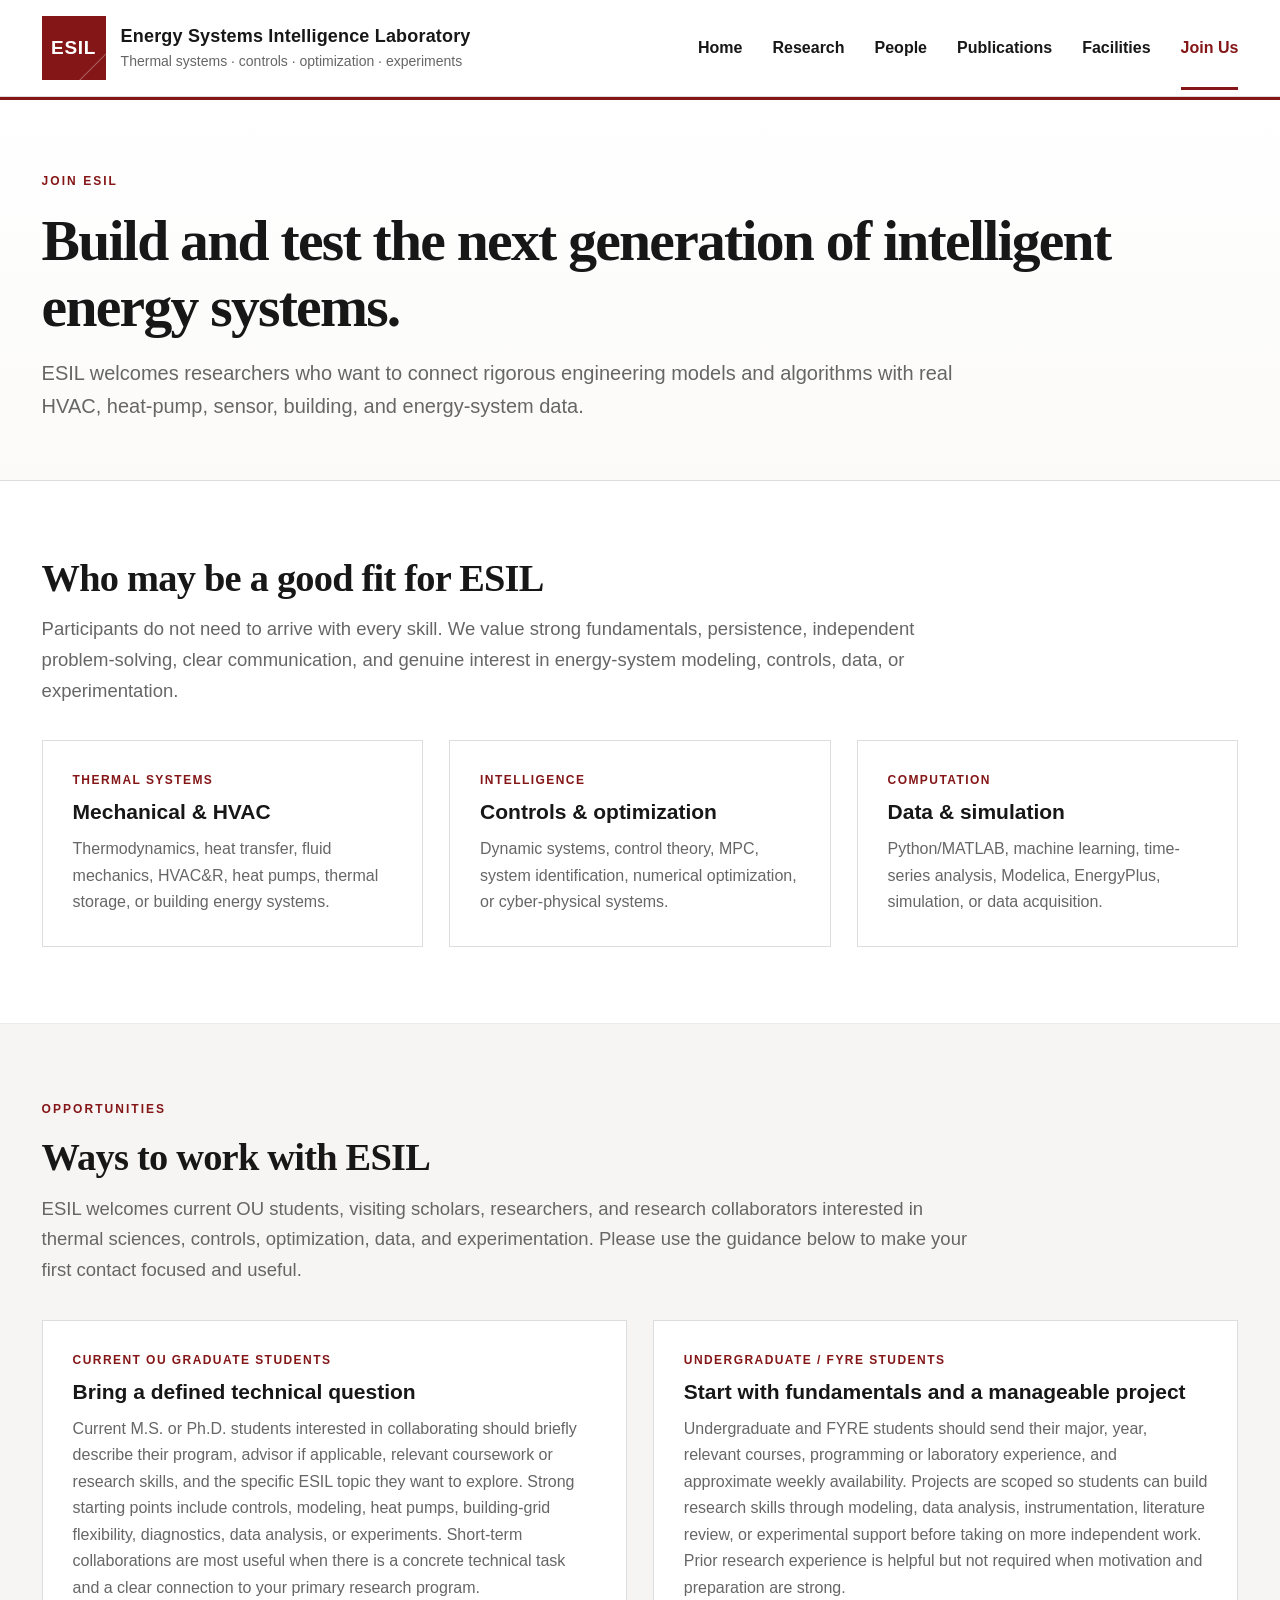
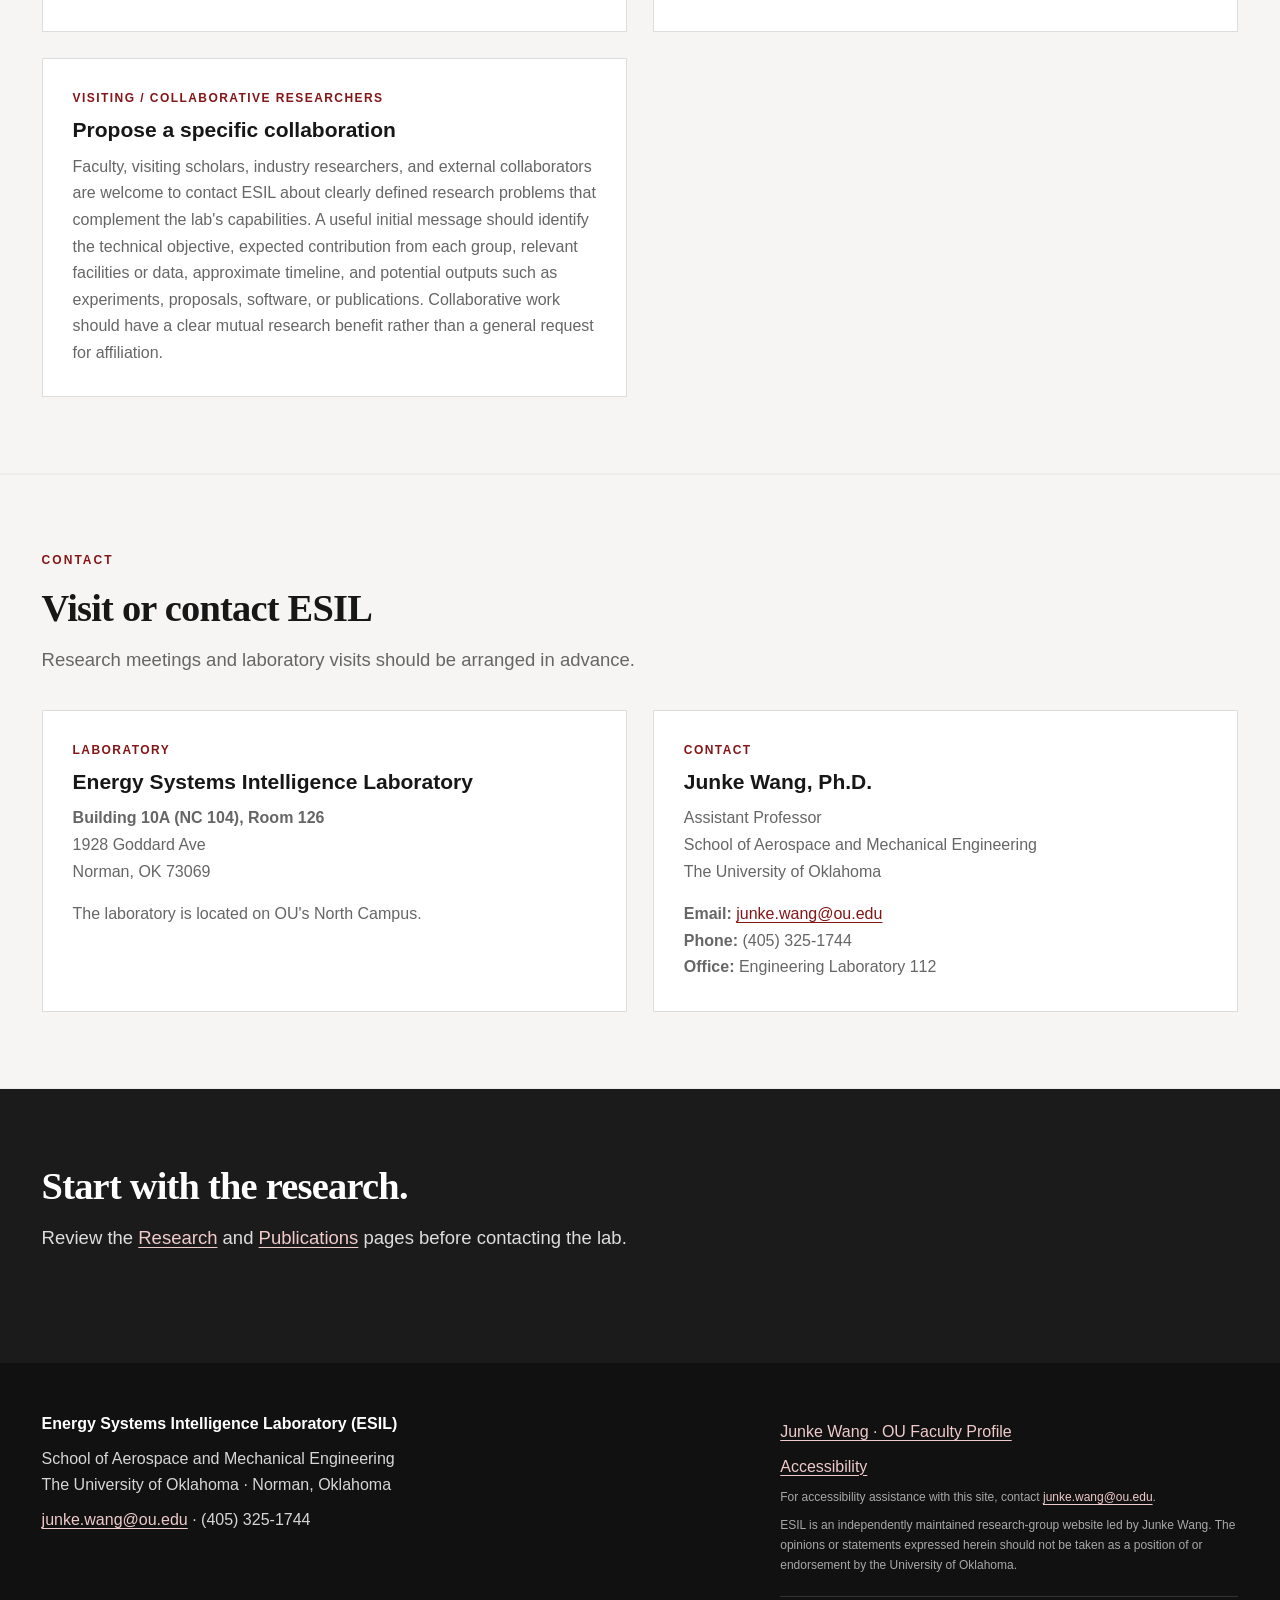
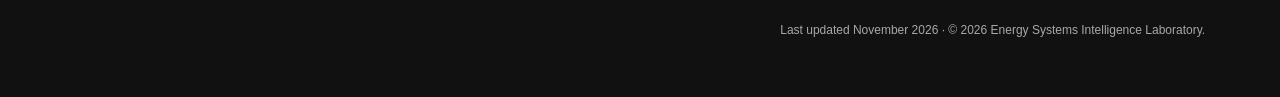
<file: join.html>
<!doctype html><html lang="en"><head><meta charset="utf-8"><meta name="viewport" content="width=device-width,initial-scale=1"><meta name="description" content="Ways to work with ESIL for current OU students, visiting scholars, researchers, and research collaborators."><meta name="robots" content="index,follow"><meta name="theme-color" content="#841617"><link rel="canonical" href="https://junke-wang-research.github.io/join.html"><meta property="og:type" content="website"><meta property="og:title" content="Join ESIL | Energy Systems Intelligence Laboratory"><meta property="og:description" content="Ways to work with ESIL for current OU students, visiting scholars, researchers, and research collaborators."><meta property="og:url" content="https://junke-wang-research.github.io/join.html"><meta property="og:image" content="https://junke-wang-research.github.io/assets/og-card.svg"><meta name="twitter:card" content="summary_large_image"><title>Join ESIL | Energy Systems Intelligence Laboratory</title><link rel="icon" href="assets/favicon.svg" type="image/svg+xml"><script>document.documentElement.classList.add('js')</script><link rel="stylesheet" href="assets/styles.css?v=20261112-0125"></head><body><a class="skip-link" href="#main">Skip to main content</a><header class="site-header"><div class="container header-inner"><a class="brand" href="index.html" aria-label="ESIL home"><span class="brand-mark">ESIL</span><span class="brand-text"><strong>Energy Systems Intelligence Laboratory</strong><span>Thermal systems · controls · optimization · experiments</span></span></a><button class="nav-toggle" aria-expanded="false" aria-controls="primary-nav">Menu</button><nav id="primary-nav" aria-label="Primary navigation"><ul><li><a href="index.html">Home</a></li><li><a href="research.html">Research</a></li><li><a href="people.html">People</a></li><li><a href="publications.html">Publications</a></li><li><a href="facilities.html">Facilities</a></li><li><a aria-current="page" href="join.html">Join Us</a></li></ul></nav></div></header><main id="main"><header class="page-title"><div class="container"><div class="eyebrow">Join ESIL</div><h1>Build and test the next generation of intelligent energy systems.</h1><p>ESIL welcomes researchers who want to connect rigorous engineering models and algorithms with real HVAC, heat-pump, sensor, building, and energy-system data.</p></div></header><section><div class="container"><div class="section-heading"><h2>Who may be a good fit for ESIL</h2><p>Participants do not need to arrive with every skill. We value strong fundamentals, persistence, independent problem-solving, clear communication, and genuine interest in energy-system modeling, controls, data, or experimentation.</p></div><div class="grid"><article class="card"><div class="kicker">Thermal systems</div><h3>Mechanical &amp; HVAC</h3><p>Thermodynamics, heat transfer, fluid mechanics, HVAC&amp;R, heat pumps, thermal storage, or building energy systems.</p></article><article class="card"><div class="kicker">Intelligence</div><h3>Controls &amp; optimization</h3><p>Dynamic systems, control theory, MPC, system identification, numerical optimization, or cyber-physical systems.</p></article><article class="card"><div class="kicker">Computation</div><h3>Data &amp; simulation</h3><p>Python/MATLAB, machine learning, time-series analysis, Modelica, EnergyPlus, simulation, or data acquisition.</p></article></div></div></section><section class="section-alt"><div class="container"><div class="section-heading"><div class="eyebrow">Opportunities</div><h2>Ways to work with ESIL</h2><p>ESIL welcomes current OU students, visiting scholars, researchers, and research collaborators interested in thermal sciences, controls, optimization, data, and experimentation. Please use the guidance below to make your first contact focused and useful.</p></div><div class="grid two"><article class="card"><div class="kicker">Current OU graduate students</div><h3>Bring a defined technical question</h3><p>Current M.S. or Ph.D. students interested in collaborating should briefly describe their program, advisor if applicable, relevant coursework or research skills, and the specific ESIL topic they want to explore. Strong starting points include controls, modeling, heat pumps, building-grid flexibility, diagnostics, data analysis, or experiments. Short-term collaborations are most useful when there is a concrete technical task and a clear connection to your primary research program.</p></article><article class="card"><div class="kicker">Undergraduate / FYRE students</div><h3>Start with fundamentals and a manageable project</h3><p>Undergraduate and FYRE students should send their major, year, relevant courses, programming or laboratory experience, and approximate weekly availability. Projects are scoped so students can build research skills through modeling, data analysis, instrumentation, literature review, or experimental support before taking on more independent work. Prior research experience is helpful but not required when motivation and preparation are strong.</p></article><article class="card"><div class="kicker">Visiting / collaborative researchers</div><h3>Propose a specific collaboration</h3><p>Faculty, visiting scholars, industry researchers, and external collaborators are welcome to contact ESIL about clearly defined research problems that complement the lab's capabilities. A useful initial message should identify the technical objective, expected contribution from each group, relevant facilities or data, approximate timeline, and potential outputs such as experiments, proposals, software, or publications. Collaborative work should have a clear mutual research benefit rather than a general request for affiliation.</p></article></div></div></section><section class="section-alt"><div class="container"><div class="section-heading"><div class="eyebrow">Contact</div><h2>Visit or contact ESIL</h2><p>Research meetings and laboratory visits should be arranged in advance.</p></div><div class="grid two"><article class="card"><div class="kicker">Laboratory</div><h3>Energy Systems Intelligence Laboratory</h3><p><strong>Building 10A (NC 104), Room 126</strong><br>1928 Goddard Ave<br>Norman, OK 73069</p><p style="margin-top:16px">The laboratory is located on OU's North Campus.</p></article><article class="card"><div class="kicker">Contact</div><h3>Junke Wang, Ph.D.</h3><p>Assistant Professor<br>School of Aerospace and Mechanical Engineering<br>The University of Oklahoma</p><p style="margin-top:16px"><strong>Email:</strong> <a href="mailto:junke.wang@ou.edu">junke.wang@ou.edu</a><br><strong>Phone:</strong> (405) 325-1744<br><strong>Office:</strong> Engineering Laboratory 112</p></article></div></div></section><section class="join-band"><div class="container"><div class="section-heading"><h2>Start with the research.</h2><p>Review the <a href="research.html" style="color:#f1caca">Research</a> and <a href="publications.html" style="color:#f1caca">Publications</a> pages before contacting the lab.</p></div></div></section></main><footer class="site-footer"><div class="container footer-grid"><div><strong>Energy Systems Intelligence Laboratory (ESIL)</strong><p>School of Aerospace and Mechanical Engineering<br>The University of Oklahoma · Norman, Oklahoma</p><p><a href="mailto:junke.wang@ou.edu">junke.wang@ou.edu</a> · (405) 325-1744</p></div><div><p><a href="https://ou.edu/coe/ame/people/faculty/junke-wang">Junke Wang · OU Faculty Profile</a></p><p><a href="https://www.ou.edu/marcomm/accessibility-statement">Accessibility</a></p><p class="small">For accessibility assistance with this site, contact <a href="mailto:junke.wang@ou.edu">junke.wang@ou.edu</a>.</p><p class="small">ESIL is an independently maintained research-group website led by Junke Wang. The opinions or statements expressed herein should not be taken as a position of or endorsement by the University of Oklahoma.</p><div class="footer-meta"><p class="small">Last updated November 2026 · © <span data-year></span> Energy Systems Intelligence Laboratory.</p></div></div></div></footer><script src="assets/site.js"></script></body></html>
</file>
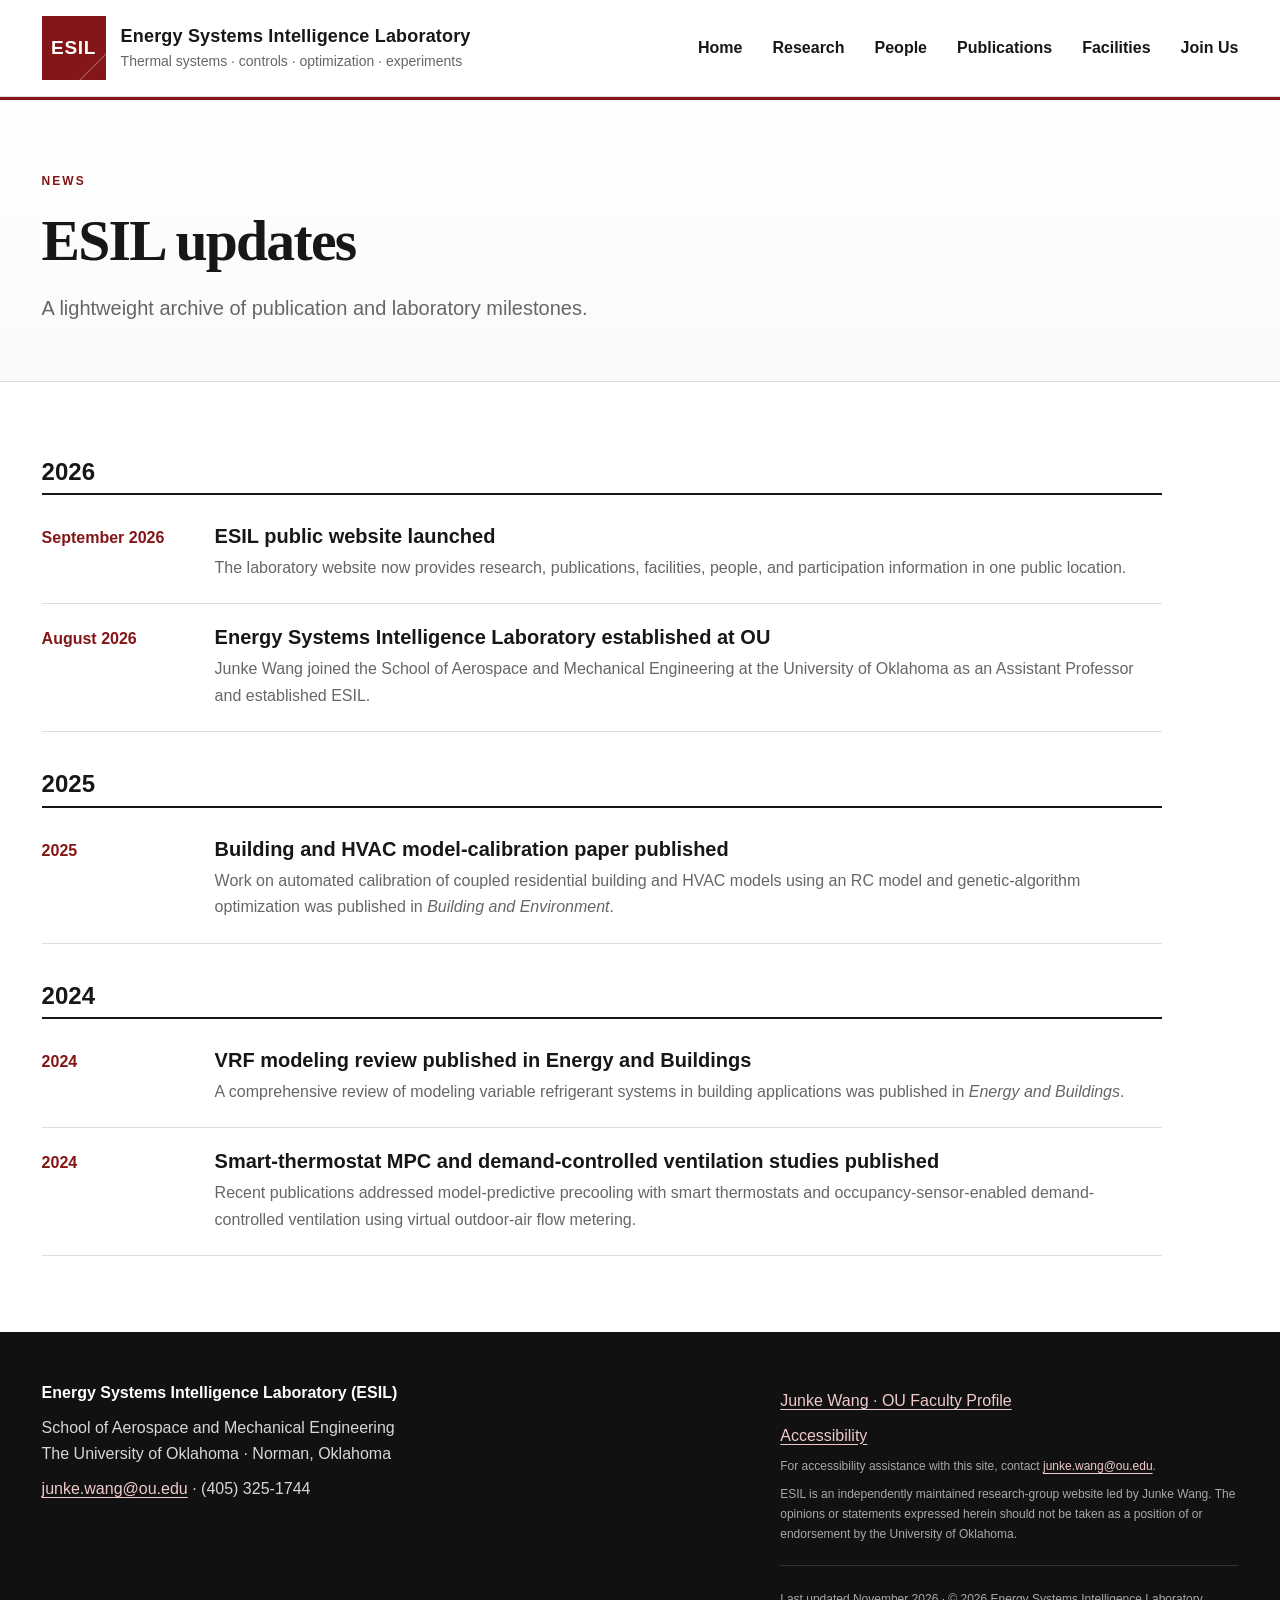
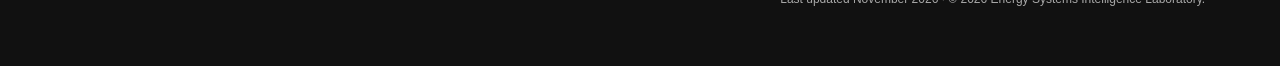
<file: news.html>
<!doctype html><html lang="en"><head><meta charset="utf-8"><meta name="viewport" content="width=device-width,initial-scale=1"><meta name="description" content="News and updates from the Energy Systems Intelligence Laboratory (ESIL)."><meta name="robots" content="index,follow"><meta name="theme-color" content="#841617"><link rel="canonical" href="https://junke-wang-research.github.io/news.html"><meta property="og:type" content="website"><meta property="og:title" content="News | Energy Systems Intelligence Laboratory"><meta property="og:description" content="Publication and laboratory updates from ESIL."><meta property="og:url" content="https://junke-wang-research.github.io/news.html"><meta property="og:image" content="https://junke-wang-research.github.io/assets/og-card.svg"><meta name="twitter:card" content="summary_large_image"><title>News | Energy Systems Intelligence Laboratory</title><link rel="icon" href="assets/favicon.svg" type="image/svg+xml"><script>document.documentElement.classList.add('js')</script><link rel="stylesheet" href="assets/styles.css?v=20261112-0125"></head><body><a class="skip-link" href="#main">Skip to main content</a><header class="site-header"><div class="container header-inner"><a class="brand" href="index.html" aria-label="ESIL home"><span class="brand-mark">ESIL</span><span class="brand-text"><strong>Energy Systems Intelligence Laboratory</strong><span>Thermal systems · controls · optimization · experiments</span></span></a><button class="nav-toggle" aria-expanded="false" aria-controls="primary-nav">Menu</button><nav id="primary-nav" aria-label="Primary navigation"><ul><li><a href="index.html">Home</a></li><li><a href="research.html">Research</a></li><li><a href="people.html">People</a></li><li><a href="publications.html">Publications</a></li><li><a href="facilities.html">Facilities</a></li><li><a href="join.html">Join Us</a></li></ul></nav></div></header><main id="main"><header class="page-title"><div class="container"><div class="eyebrow">News</div><h1>ESIL updates</h1><p>A lightweight archive of publication and laboratory milestones.</p></div></header><section><div class="container"><div class="news-archive"><h2 class="news-year">2026</h2><article class="news-entry"><time datetime="2026-09">September 2026</time><div><h3>ESIL public website launched</h3><p>The laboratory website now provides research, publications, facilities, people, and participation information in one public location.</p></div></article><article class="news-entry"><time datetime="2026-08">August 2026</time><div><h3>Energy Systems Intelligence Laboratory established at OU</h3><p>Junke Wang joined the School of Aerospace and Mechanical Engineering at the University of Oklahoma as an Assistant Professor and established ESIL.</p></div></article><h2 class="news-year">2025</h2><article class="news-entry"><time datetime="2025">2025</time><div><h3>Building and HVAC model-calibration paper published</h3><p>Work on automated calibration of coupled residential building and HVAC models using an RC model and genetic-algorithm optimization was published in <em>Building and Environment</em>.</p></div></article><h2 class="news-year">2024</h2><article class="news-entry"><time datetime="2024">2024</time><div><h3>VRF modeling review published in Energy and Buildings</h3><p>A comprehensive review of modeling variable refrigerant systems in building applications was published in <em>Energy and Buildings</em>.</p></div></article><article class="news-entry"><time datetime="2024">2024</time><div><h3>Smart-thermostat MPC and demand-controlled ventilation studies published</h3><p>Recent publications addressed model-predictive precooling with smart thermostats and occupancy-sensor-enabled demand-controlled ventilation using virtual outdoor-air flow metering.</p></div></article></div></div></section></main><footer class="site-footer"><div class="container footer-grid"><div><strong>Energy Systems Intelligence Laboratory (ESIL)</strong><p>School of Aerospace and Mechanical Engineering<br>The University of Oklahoma · Norman, Oklahoma</p><p><a href="mailto:junke.wang@ou.edu">junke.wang@ou.edu</a> · (405) 325-1744</p></div><div><p><a href="https://ou.edu/coe/ame/people/faculty/junke-wang">Junke Wang · OU Faculty Profile</a></p><p><a href="https://www.ou.edu/marcomm/accessibility-statement">Accessibility</a></p><p class="small">For accessibility assistance with this site, contact <a href="mailto:junke.wang@ou.edu">junke.wang@ou.edu</a>.</p><p class="small">ESIL is an independently maintained research-group website led by Junke Wang. The opinions or statements expressed herein should not be taken as a position of or endorsement by the University of Oklahoma.</p><div class="footer-meta"><p class="small">Last updated November 2026 · © <span data-year></span> Energy Systems Intelligence Laboratory.</p></div></div></div></footer><script src="assets/site.js"></script></body></html>
</file>
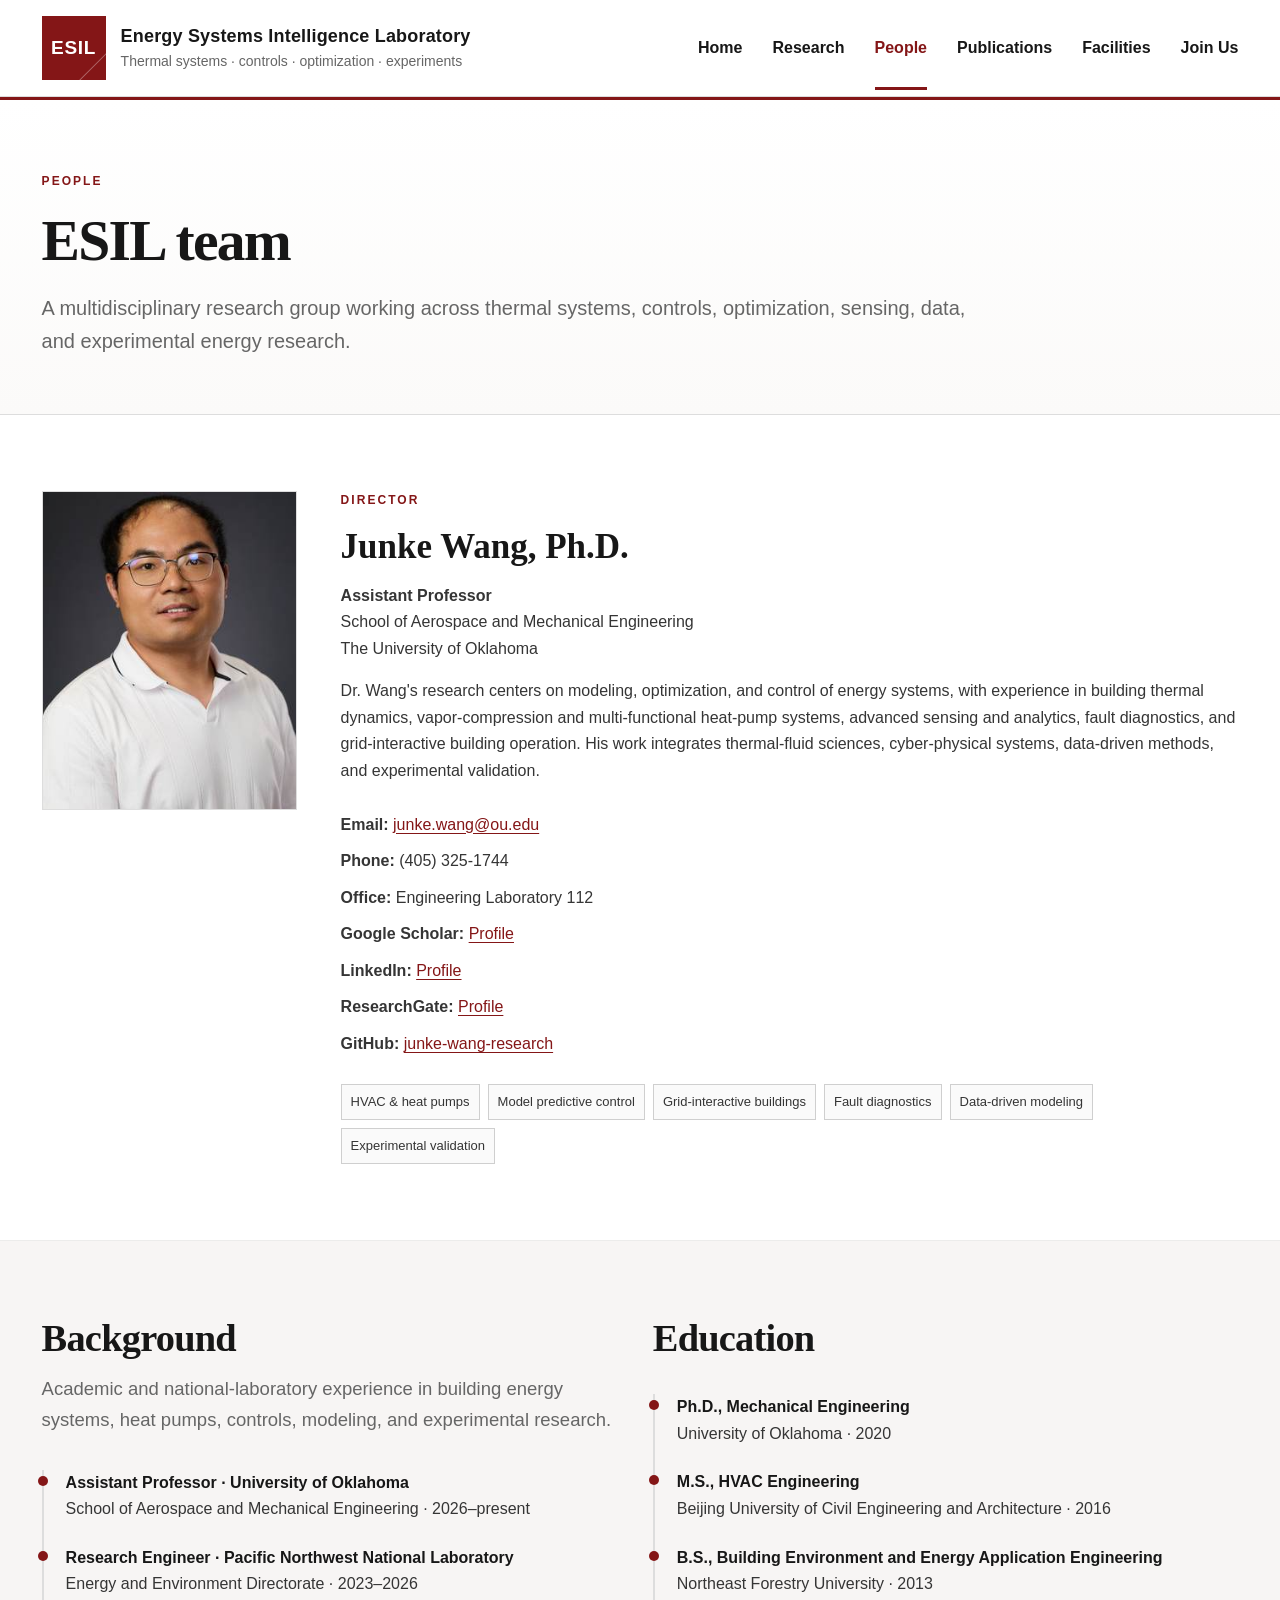
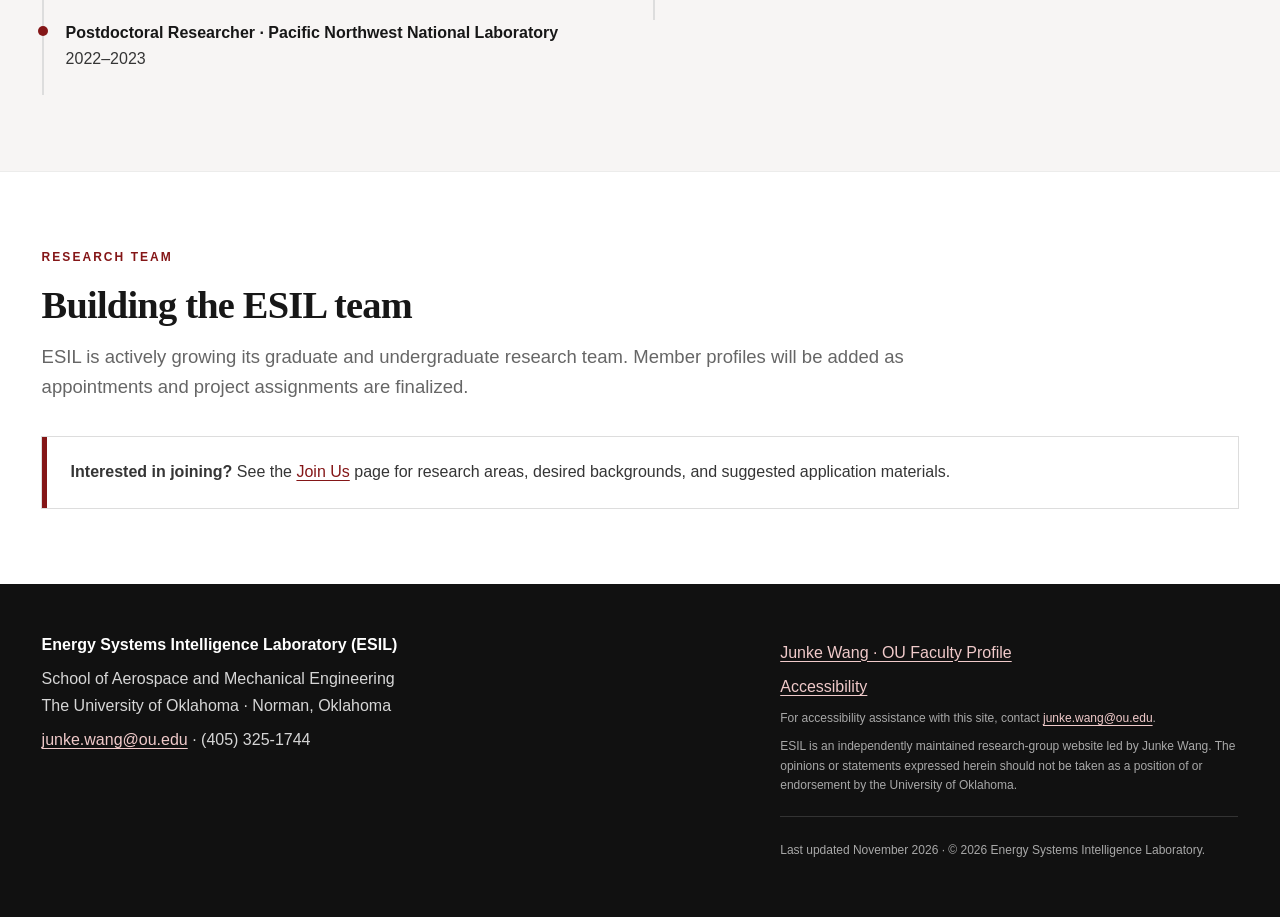
<file: people.html>
<!doctype html><html lang="en"><head><meta charset="utf-8"><meta name="viewport" content="width=device-width,initial-scale=1"><meta name="description" content="Meet the Energy Systems Intelligence Laboratory team at the University of Oklahoma, led by Junke Wang, Ph.D."><meta name="robots" content="index,follow"><meta name="theme-color" content="#841617"><link rel="canonical" href="https://junke-wang-research.github.io/people.html"><meta property="og:type" content="website"><meta property="og:title" content="People | Energy Systems Intelligence Laboratory"><meta property="og:description" content="Meet the Energy Systems Intelligence Laboratory team at the University of Oklahoma, led by Junke Wang, Ph.D."><meta property="og:url" content="https://junke-wang-research.github.io/people.html"><meta property="og:image" content="https://junke-wang-research.github.io/assets/og-card.svg"><meta name="twitter:card" content="summary_large_image"><title>People | Energy Systems Intelligence Laboratory</title><link rel="icon" href="assets/favicon.svg" type="image/svg+xml"><script>document.documentElement.classList.add('js')</script><link rel="stylesheet" href="assets/styles.css"><link rel="stylesheet" href="assets/refinements.css"><script type="application/ld+json">{"@context":"https://schema.org","@type":"Person","name":"Junke Wang","jobTitle":"Assistant Professor","email":"junke.wang@ou.edu","affiliation":{"@type":"CollegeOrUniversity","name":"The University of Oklahoma"},"url":"https://junke-wang-research.github.io/people.html","sameAs":["https://scholar.google.com/citations?user=PwVhwtUAAAAJ&hl=en","https://www.linkedin.com/in/junke-wang-091509150/","https://github.com/junke-wang-research"]}</script></head><body><a class="skip-link" href="#main">Skip to main content</a><header class="site-header"><div class="container header-inner"><a class="brand" href="index.html" aria-label="ESIL home"><span class="brand-mark">ESIL</span><span class="brand-text"><strong>Energy Systems Intelligence Laboratory</strong><span>Thermal systems · controls · optimization · experiments</span></span></a><button class="nav-toggle" aria-expanded="false" aria-controls="primary-nav">Menu</button><nav id="primary-nav" aria-label="Primary navigation"><ul><li><a href="index.html">Home</a></li><li><a href="research.html">Research</a></li><li><a aria-current="page" href="people.html">People</a></li><li><a href="publications.html">Publications</a></li><li><a href="facilities.html">Facilities</a></li><li><a href="join.html">Join Us</a></li></ul></nav></div></header><main id="main"><header class="page-title"><div class="container"><div class="eyebrow">People</div><h1>ESIL team</h1><p>A multidisciplinary research group working across thermal systems, controls, optimization, sensing, data, and experimental energy research.</p></div></header><section><div class="container"><div class="profile"><figure class="profile-photo-wrap"><img class="profile-photo" src="assets/junke-wang-headshot.jpg" alt="Portrait of Junke Wang" width="300" height="375" loading="eager" decoding="async"></figure><div><div class="eyebrow">Director</div><h2>Junke Wang, Ph.D.</h2><p><strong>Assistant Professor</strong><br>School of Aerospace and Mechanical Engineering<br>The University of Oklahoma</p><p>Dr. Wang's research centers on modeling, optimization, and control of energy systems, with experience in building thermal dynamics, vapor-compression and multi-functional heat-pump systems, advanced sensing and analytics, fault diagnostics, and grid-interactive building operation. His work integrates thermal-fluid sciences, cyber-physical systems, data-driven methods, and experimental validation.</p><ul class="meta-list"><li><strong>Email:</strong> <a href="mailto:junke.wang@ou.edu">junke.wang@ou.edu</a></li><li><strong>Phone:</strong> (405) 325-1744</li><li><strong>Office:</strong> Engineering Laboratory 112</li><li><strong>Google Scholar:</strong> <a href="https://scholar.google.com/citations?user=PwVhwtUAAAAJ&amp;hl=en">Profile</a></li><li><strong>LinkedIn:</strong> <a href="https://www.linkedin.com/in/junke-wang-091509150/">Profile</a></li><li><strong>ResearchGate:</strong> <a href="https://www.researchgate.net/profile/Junke-Wang-2">Profile</a></li><li><strong>GitHub:</strong> <a href="https://github.com/junke-wang-research">junke-wang-research</a></li></ul><div class="tag-list"><span class="tag">HVAC &amp; heat pumps</span><span class="tag">Model predictive control</span><span class="tag">Grid-interactive buildings</span><span class="tag">Fault diagnostics</span><span class="tag">Data-driven modeling</span><span class="tag">Experimental validation</span></div></div></div></div></section><section class="section-alt"><div class="container"><div class="grid two"><div><div class="section-heading"><h2>Background</h2><p>Academic and national-laboratory experience in building energy systems, heat pumps, controls, modeling, and experimental research.</p></div><div class="timeline"><div class="timeline-item"><strong>Assistant Professor · University of Oklahoma</strong><span>School of Aerospace and Mechanical Engineering · 2026–present</span></div><div class="timeline-item"><strong>Research Engineer · Pacific Northwest National Laboratory</strong><span>Energy and Environment Directorate · 2023–2026</span></div><div class="timeline-item"><strong>Postdoctoral Researcher · Pacific Northwest National Laboratory</strong><span>2022–2023</span></div></div></div><div><div class="section-heading"><h2>Education</h2></div><div class="timeline"><div class="timeline-item"><strong>Ph.D., Mechanical Engineering</strong><span>University of Oklahoma · 2020</span></div><div class="timeline-item"><strong>M.S., HVAC Engineering</strong><span>Beijing University of Civil Engineering and Architecture · 2016</span></div><div class="timeline-item"><strong>B.S., Building Environment and Energy Application Engineering</strong><span>Northeast Forestry University · 2013</span></div></div></div></div></div></section><section><div class="container"><div class="section-heading"><div class="eyebrow">Research team</div><h2>Building the ESIL team</h2><p>ESIL is actively growing its graduate and undergraduate research team. Member profiles will be added as appointments and project assignments are finalized.</p></div><div class="callout"><strong>Interested in joining?</strong> See the <a href="join.html">Join Us</a> page for research areas, desired backgrounds, and suggested application materials.</div></div></section></main><footer class="site-footer"><div class="container footer-grid"><div><strong>Energy Systems Intelligence Laboratory (ESIL)</strong><p>School of Aerospace and Mechanical Engineering<br>The University of Oklahoma · Norman, Oklahoma</p><p><a href="mailto:junke.wang@ou.edu">junke.wang@ou.edu</a> · (405) 325-1744</p></div><div><p><a href="https://ou.edu/coe/ame/people/faculty/junke-wang">Junke Wang · OU Faculty Profile</a></p><p><a href="https://www.ou.edu/marcomm/accessibility-statement">Accessibility</a></p><p class="small">For accessibility assistance with this site, contact <a href="mailto:junke.wang@ou.edu">junke.wang@ou.edu</a>.</p><p class="small">ESIL is an independently maintained research-group website led by Junke Wang. The opinions or statements expressed herein should not be taken as a position of or endorsement by the University of Oklahoma.</p><div class="footer-meta"><p class="small">Last updated November 2026 · © <span data-year></span> Energy Systems Intelligence Laboratory.</p></div></div></div></footer><script src="assets/site.js"></script></body></html>
</file>
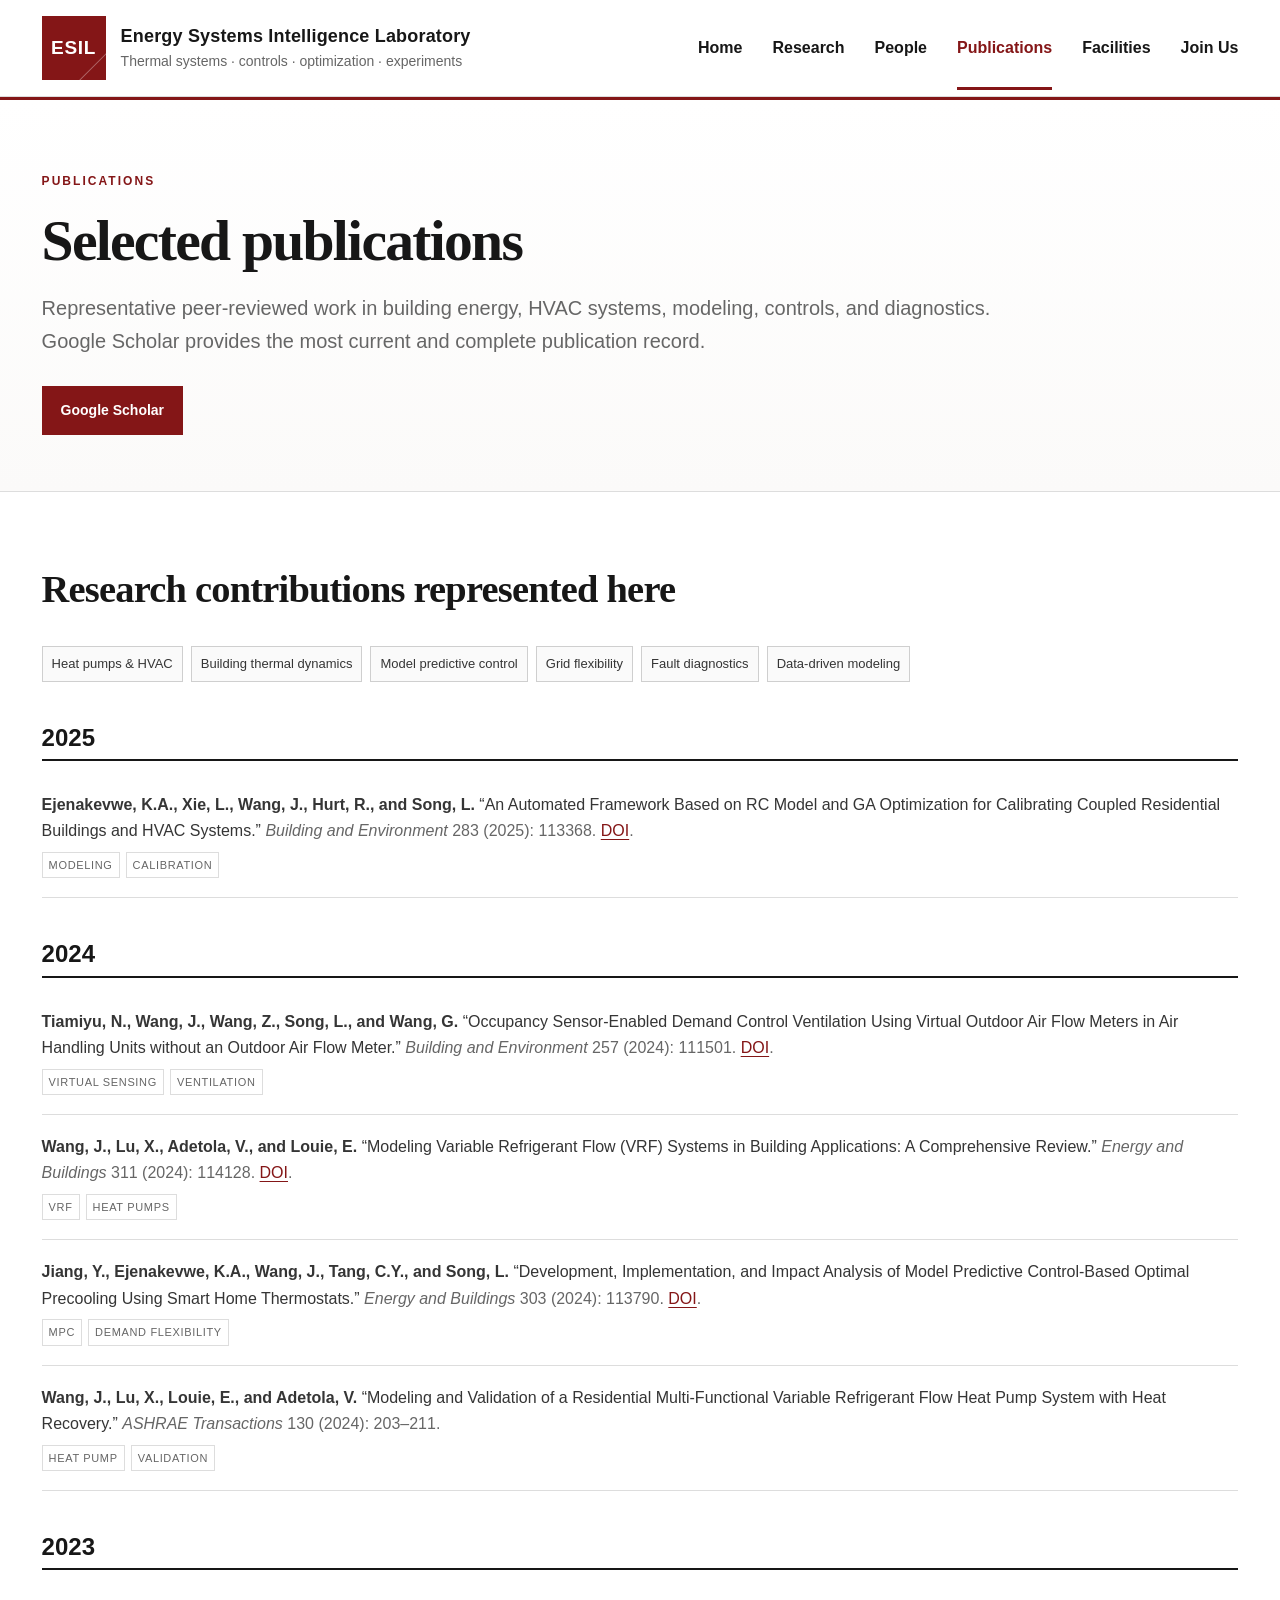
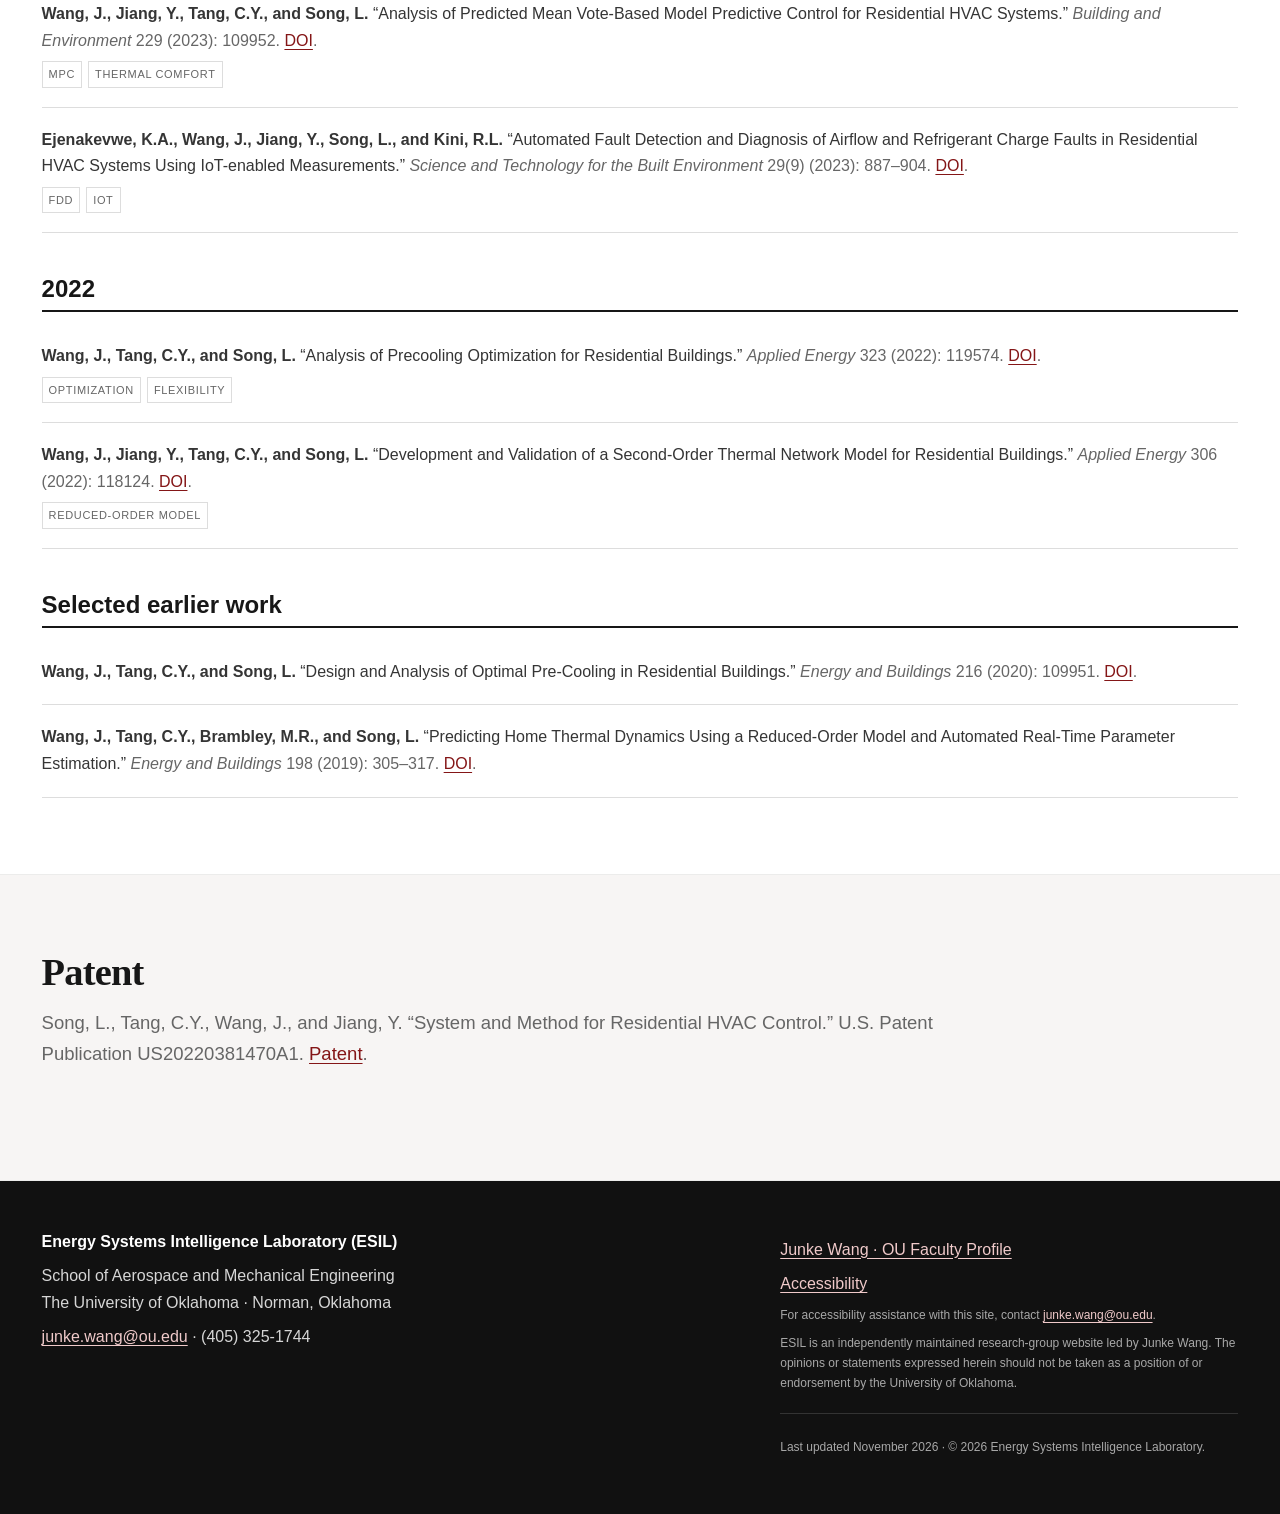
<file: publications.html>
<!doctype html><html lang="en"><head><meta charset="utf-8"><meta name="viewport" content="width=device-width,initial-scale=1"><meta name="description" content="Selected publications from ESIL and Junke Wang in HVAC, building energy, thermal modeling, control, optimization, and fault diagnostics."><meta name="robots" content="index,follow"><meta name="theme-color" content="#841617"><link rel="canonical" href="https://junke-wang-research.github.io/publications.html"><meta property="og:type" content="website"><meta property="og:title" content="Publications | Energy Systems Intelligence Laboratory"><meta property="og:description" content="Selected publications from ESIL and Junke Wang in HVAC, building energy, thermal modeling, control, optimization, and fault diagnostics."><meta property="og:url" content="https://junke-wang-research.github.io/publications.html"><meta property="og:image" content="https://junke-wang-research.github.io/assets/og-card.svg"><meta name="twitter:card" content="summary_large_image"><title>Publications | Energy Systems Intelligence Laboratory</title><link rel="icon" href="assets/favicon.svg" type="image/svg+xml"><script>document.documentElement.classList.add('js')</script><link rel="stylesheet" href="assets/styles.css"></head><body><a class="skip-link" href="#main">Skip to main content</a><div class="utility"><div class="container utility-inner"><span>University of Oklahoma · School of Aerospace &amp; Mechanical Engineering</span><div class="utility-links"><a href="mailto:junke.wang@ou.edu">Contact</a><a href="https://scholar.google.com/citations?user=PwVhwtUAAAAJ&amp;hl=en">Google Scholar</a></div></div></div><header class="site-header"><div class="container header-inner"><a class="brand" href="index.html" aria-label="ESIL home"><span class="brand-mark">ESIL</span><span class="brand-text"><strong>Energy Systems Intelligence Laboratory</strong><span>University of Oklahoma · Norman</span></span></a><button class="nav-toggle" aria-expanded="false" aria-controls="primary-nav">Menu</button><nav id="primary-nav" aria-label="Primary navigation"><ul><li><a href="index.html">Home</a></li><li><a href="research.html">Research</a></li><li><a href="people.html">People</a></li><li><a aria-current="page" href="publications.html">Publications</a></li><li><a href="facilities.html">Facilities</a></li><li><a href="join.html">Join Us</a></li></ul></nav></div></header><main id="main"><header class="page-title"><div class="container"><div class="eyebrow">Publications</div><h1>Selected publications</h1><p>Representative peer-reviewed work in building energy, HVAC systems, modeling, controls, and diagnostics. Google Scholar provides the most current and complete publication record.</p><div class="actions"><a class="button primary" href="https://scholar.google.com/citations?user=PwVhwtUAAAAJ&amp;hl=en">Google Scholar</a></div></div></header><section><div class="container"><div class="section-heading"><h2>Research contributions represented here</h2></div><div class="tag-list"><span class="tag">Heat pumps &amp; HVAC</span><span class="tag">Building thermal dynamics</span><span class="tag">Model predictive control</span><span class="tag">Grid flexibility</span><span class="tag">Fault diagnostics</span><span class="tag">Data-driven modeling</span></div><h2 class="pub-year">2025</h2><article class="publication"><strong>Ejenakevwe, K.A., Xie, L., Wang, J., Hurt, R., and Song, L.</strong> “An Automated Framework Based on RC Model and GA Optimization for Calibrating Coupled Residential Buildings and HVAC Systems.” <span class="journal"><em>Building and Environment</em> 283 (2025): 113368. <a href="https://doi.org/10.1016/j.buildenv.2025.113368">DOI</a>.</span><div class="pub-tags"><span class="pub-tag">Modeling</span><span class="pub-tag">Calibration</span></div></article><h2 class="pub-year">2024</h2><article class="publication"><strong>Tiamiyu, N., Wang, J., Wang, Z., Song, L., and Wang, G.</strong> “Occupancy Sensor-Enabled Demand Control Ventilation Using Virtual Outdoor Air Flow Meters in Air Handling Units without an Outdoor Air Flow Meter.” <span class="journal"><em>Building and Environment</em> 257 (2024): 111501. <a href="https://doi.org/10.1016/j.buildenv.2024.111501">DOI</a>.</span><div class="pub-tags"><span class="pub-tag">Virtual sensing</span><span class="pub-tag">Ventilation</span></div></article><article class="publication"><strong>Wang, J., Lu, X., Adetola, V., and Louie, E.</strong> “Modeling Variable Refrigerant Flow (VRF) Systems in Building Applications: A Comprehensive Review.” <span class="journal"><em>Energy and Buildings</em> 311 (2024): 114128. <a href="https://doi.org/10.1016/j.enbuild.2024.114128">DOI</a>.</span><div class="pub-tags"><span class="pub-tag">VRF</span><span class="pub-tag">Heat pumps</span></div></article><article class="publication"><strong>Jiang, Y., Ejenakevwe, K.A., Wang, J., Tang, C.Y., and Song, L.</strong> “Development, Implementation, and Impact Analysis of Model Predictive Control-Based Optimal Precooling Using Smart Home Thermostats.” <span class="journal"><em>Energy and Buildings</em> 303 (2024): 113790. <a href="https://doi.org/10.1016/j.enbuild.2023.113790">DOI</a>.</span><div class="pub-tags"><span class="pub-tag">MPC</span><span class="pub-tag">Demand flexibility</span></div></article><article class="publication"><strong>Wang, J., Lu, X., Louie, E., and Adetola, V.</strong> “Modeling and Validation of a Residential Multi-Functional Variable Refrigerant Flow Heat Pump System with Heat Recovery.” <span class="journal"><em>ASHRAE Transactions</em> 130 (2024): 203–211.</span><div class="pub-tags"><span class="pub-tag">Heat pump</span><span class="pub-tag">Validation</span></div></article><h2 class="pub-year">2023</h2><article class="publication"><strong>Wang, J., Jiang, Y., Tang, C.Y., and Song, L.</strong> “Analysis of Predicted Mean Vote-Based Model Predictive Control for Residential HVAC Systems.” <span class="journal"><em>Building and Environment</em> 229 (2023): 109952. <a href="https://doi.org/10.1016/j.buildenv.2022.109952">DOI</a>.</span><div class="pub-tags"><span class="pub-tag">MPC</span><span class="pub-tag">Thermal comfort</span></div></article><article class="publication"><strong>Ejenakevwe, K.A., Wang, J., Jiang, Y., Song, L., and Kini, R.L.</strong> “Automated Fault Detection and Diagnosis of Airflow and Refrigerant Charge Faults in Residential HVAC Systems Using IoT-enabled Measurements.” <span class="journal"><em>Science and Technology for the Built Environment</em> 29(9) (2023): 887–904. <a href="https://doi.org/10.1080/23744731.2023.2234231">DOI</a>.</span><div class="pub-tags"><span class="pub-tag">FDD</span><span class="pub-tag">IoT</span></div></article><h2 class="pub-year">2022</h2><article class="publication"><strong>Wang, J., Tang, C.Y., and Song, L.</strong> “Analysis of Precooling Optimization for Residential Buildings.” <span class="journal"><em>Applied Energy</em> 323 (2022): 119574. <a href="https://doi.org/10.1016/j.apenergy.2022.119574">DOI</a>.</span><div class="pub-tags"><span class="pub-tag">Optimization</span><span class="pub-tag">Flexibility</span></div></article><article class="publication"><strong>Wang, J., Jiang, Y., Tang, C.Y., and Song, L.</strong> “Development and Validation of a Second-Order Thermal Network Model for Residential Buildings.” <span class="journal"><em>Applied Energy</em> 306 (2022): 118124. <a href="https://doi.org/10.1016/j.apenergy.2021.118124">DOI</a>.</span><div class="pub-tags"><span class="pub-tag">Reduced-order model</span></div></article><h2 class="pub-year">Selected earlier work</h2><article class="publication"><strong>Wang, J., Tang, C.Y., and Song, L.</strong> “Design and Analysis of Optimal Pre-Cooling in Residential Buildings.” <span class="journal"><em>Energy and Buildings</em> 216 (2020): 109951. <a href="https://doi.org/10.1016/j.enbuild.2020.109951">DOI</a>.</span></article><article class="publication"><strong>Wang, J., Tang, C.Y., Brambley, M.R., and Song, L.</strong> “Predicting Home Thermal Dynamics Using a Reduced-Order Model and Automated Real-Time Parameter Estimation.” <span class="journal"><em>Energy and Buildings</em> 198 (2019): 305–317. <a href="https://doi.org/10.1016/j.enbuild.2019.06.002">DOI</a>.</span></article></div></section><section class="section-alt"><div class="container"><div class="section-heading"><h2>Patent</h2><p>Song, L., Tang, C.Y., Wang, J., and Jiang, Y. “System and Method for Residential HVAC Control.” U.S. Patent Publication US20220381470A1. <a href="https://patents.google.com/patent/US20220381470A1/en">Patent</a>.</p></div></div></section></main><footer class="site-footer"><div class="container footer-grid"><div><strong>Energy Systems Intelligence Laboratory (ESIL)</strong><p>School of Aerospace and Mechanical Engineering<br>The University of Oklahoma · Norman, Oklahoma</p><p><a href="mailto:junke.wang@ou.edu">junke.wang@ou.edu</a> · (405) 325-1744</p></div><div><p><a href="https://ou.edu/coe/ame/people/faculty/junke-wang">Junke Wang · OU Faculty Profile</a></p><p><a href="https://www.ou.edu/marcomm/accessibility-statement">Accessibility</a></p><p class="small">For accessibility assistance with this site, contact <a href="mailto:junke.wang@ou.edu">junke.wang@ou.edu</a>.</p><p class="small">The opinions or statements expressed herein should not be taken as a position of or endorsement by the University of Oklahoma.</p><div class="footer-meta"><p class="small">Last updated November 2026 · © <span data-year></span> Energy Systems Intelligence Laboratory.</p></div></div></div></footer><script src="assets/site.js"></script></body></html>
</file>
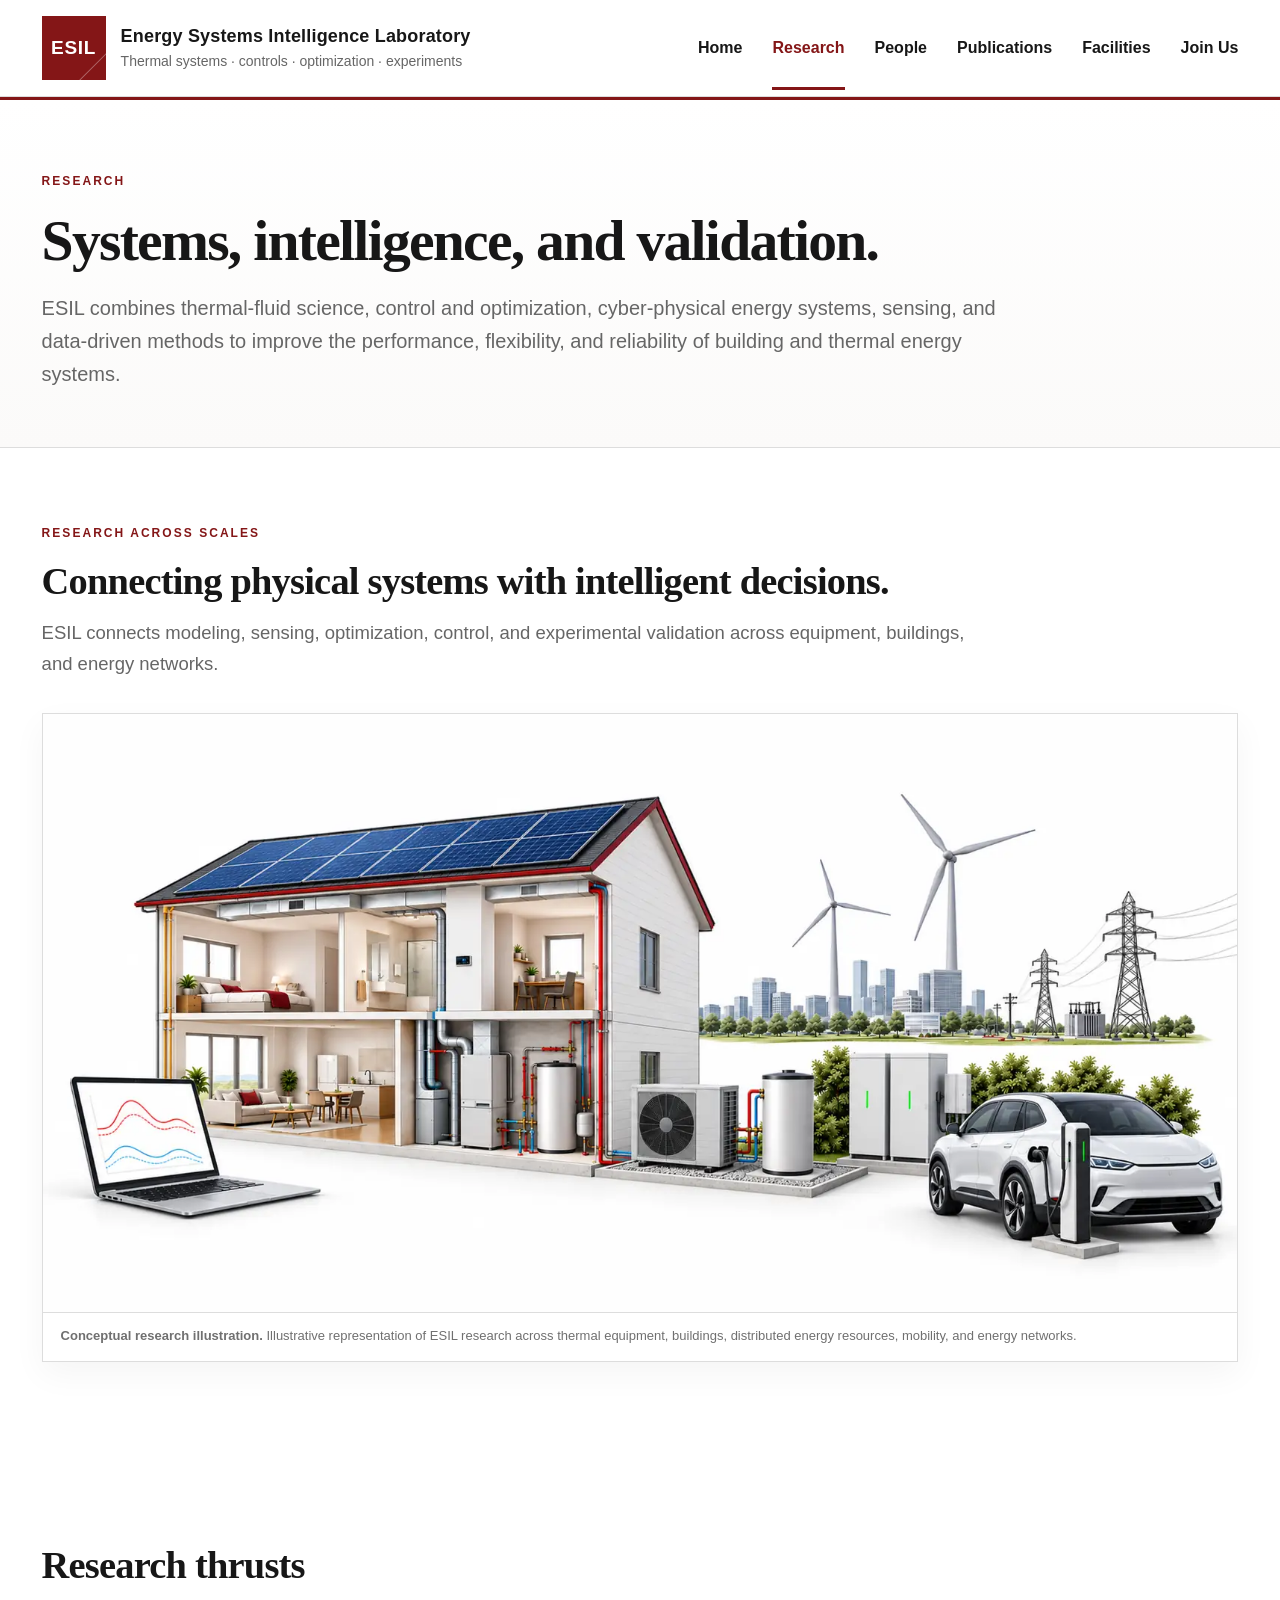
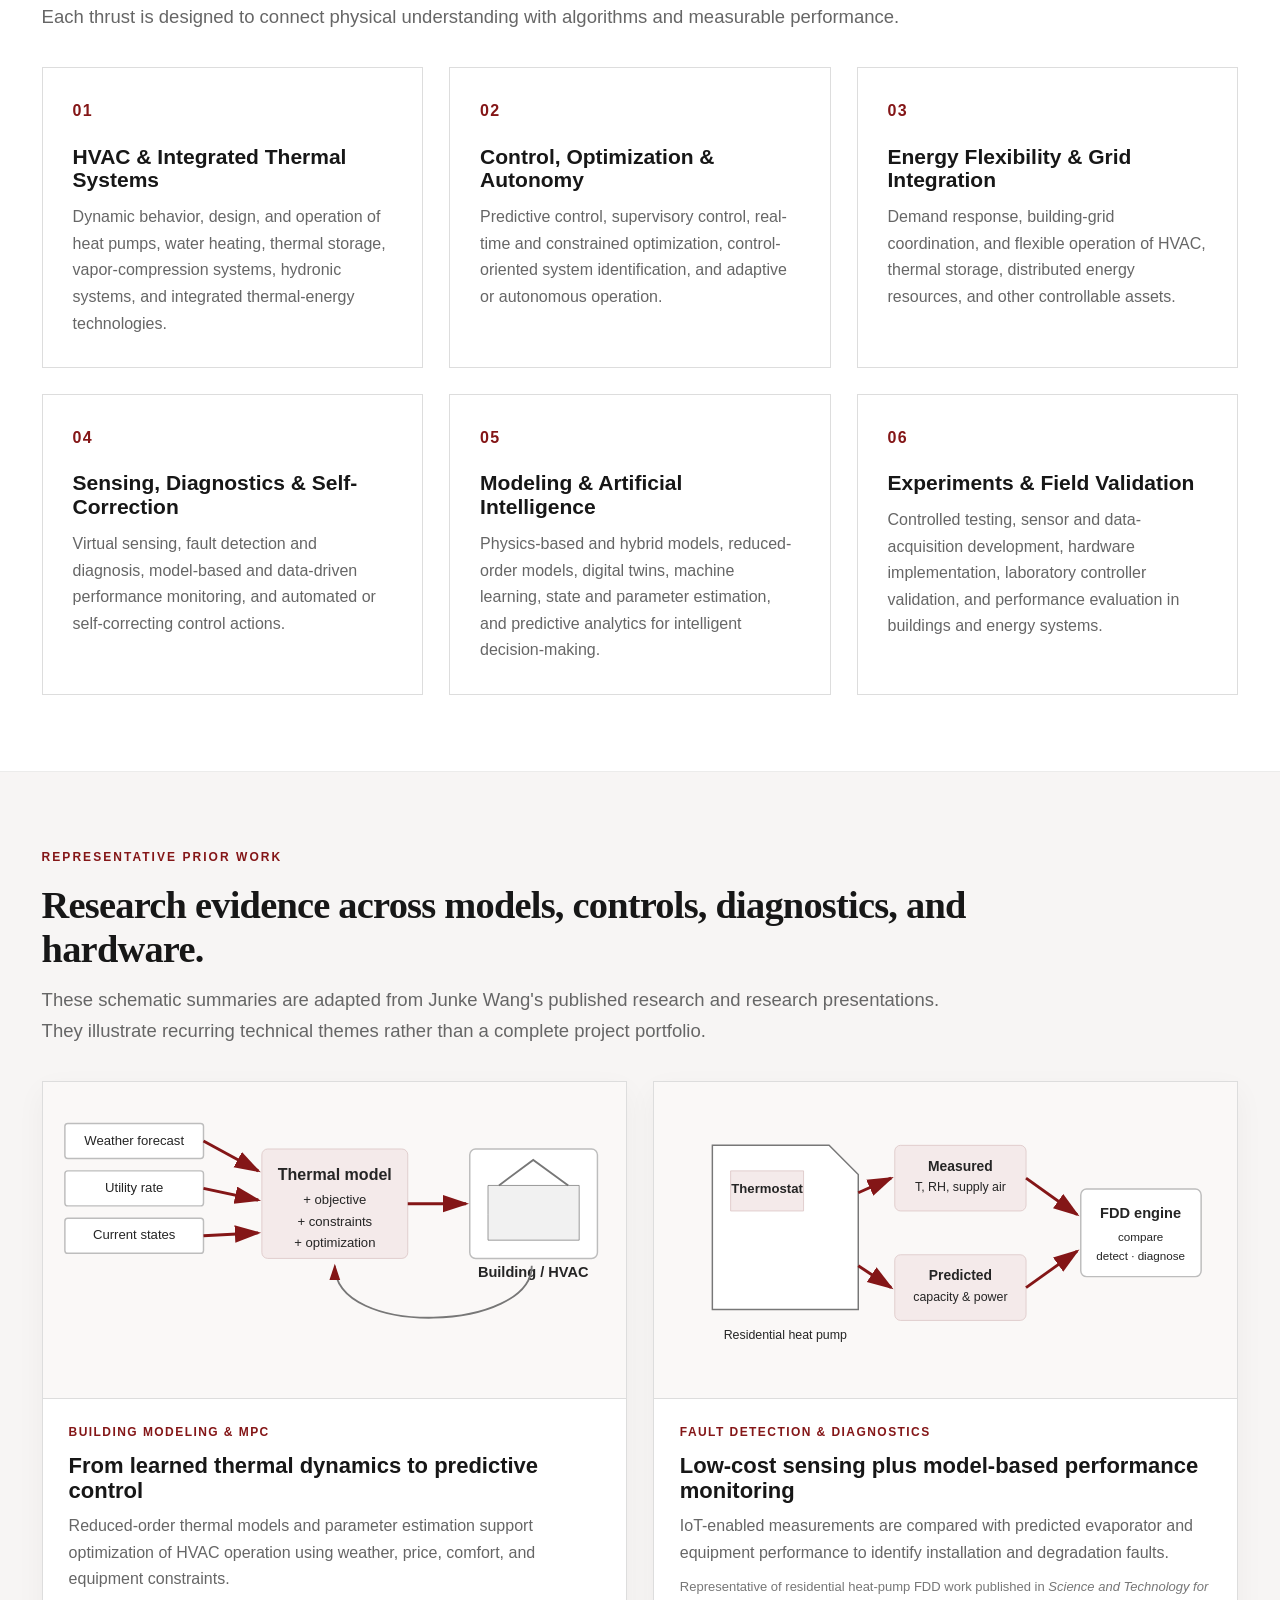
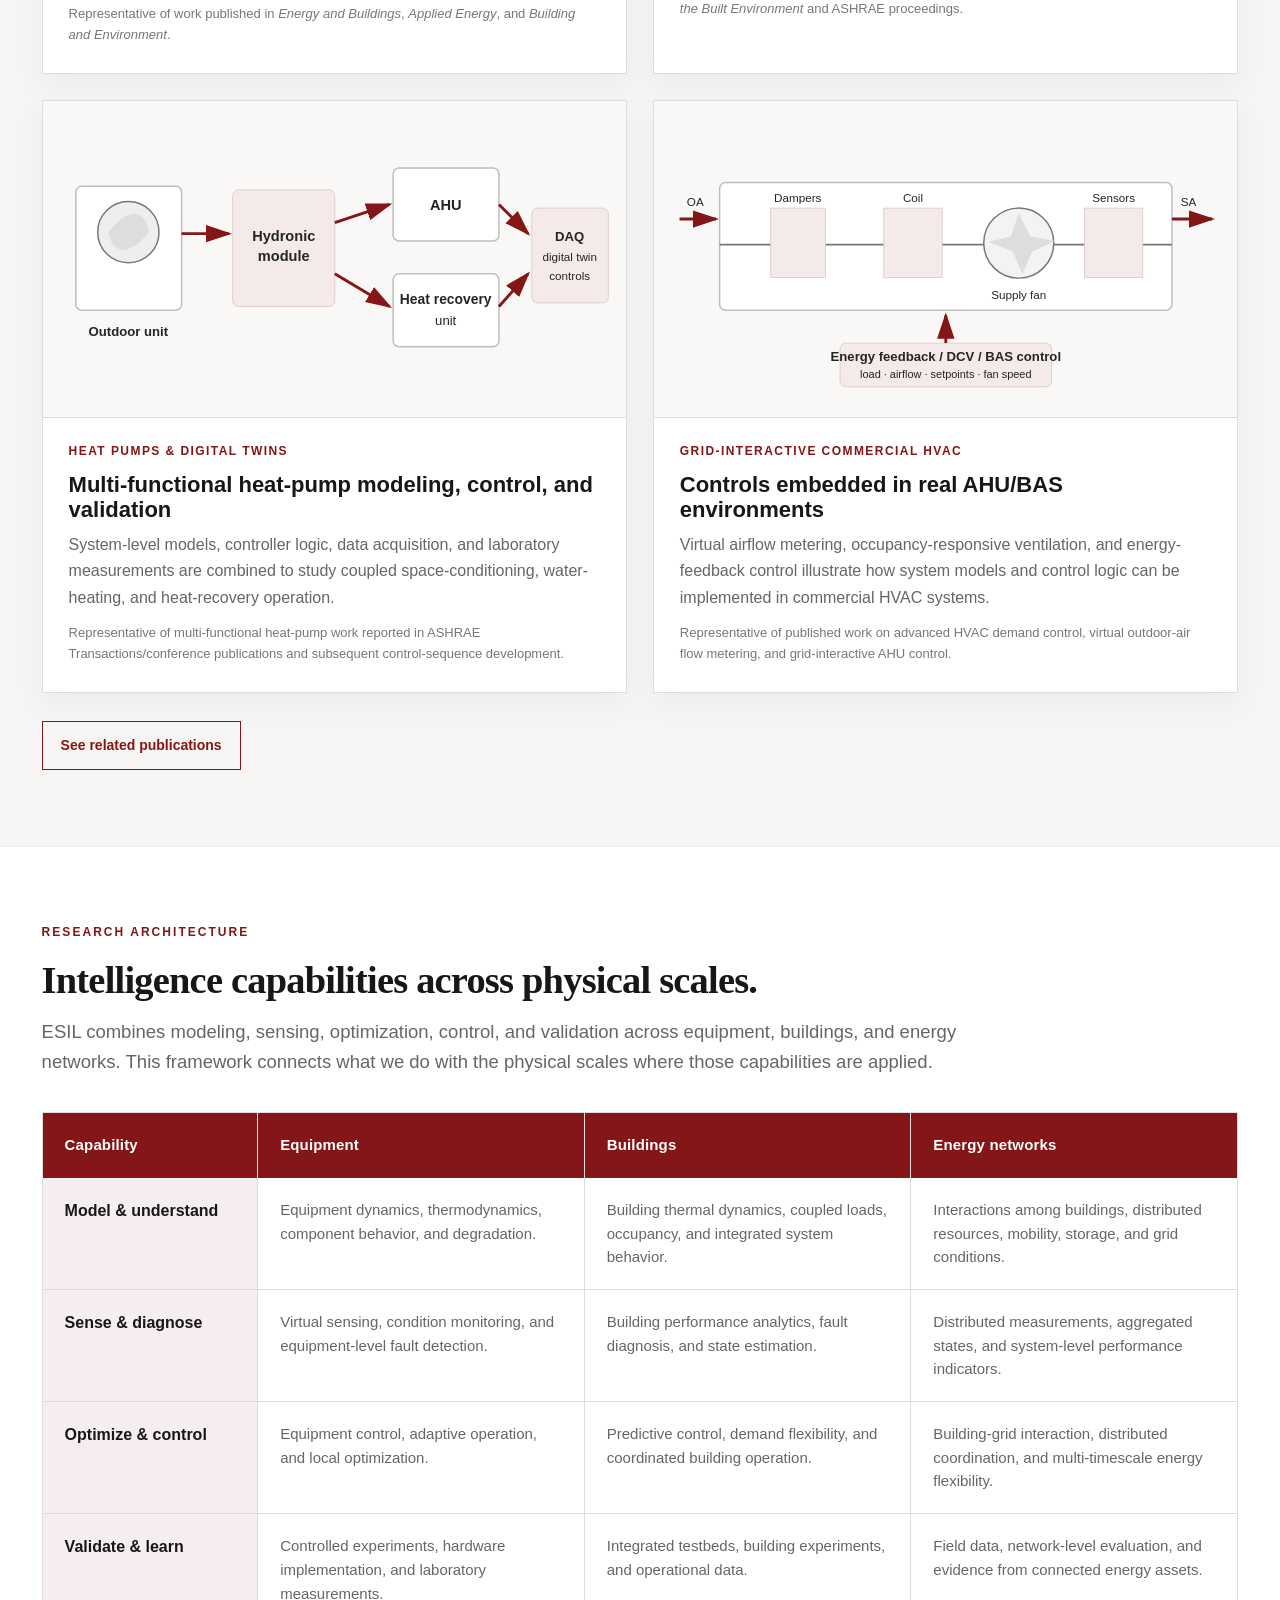
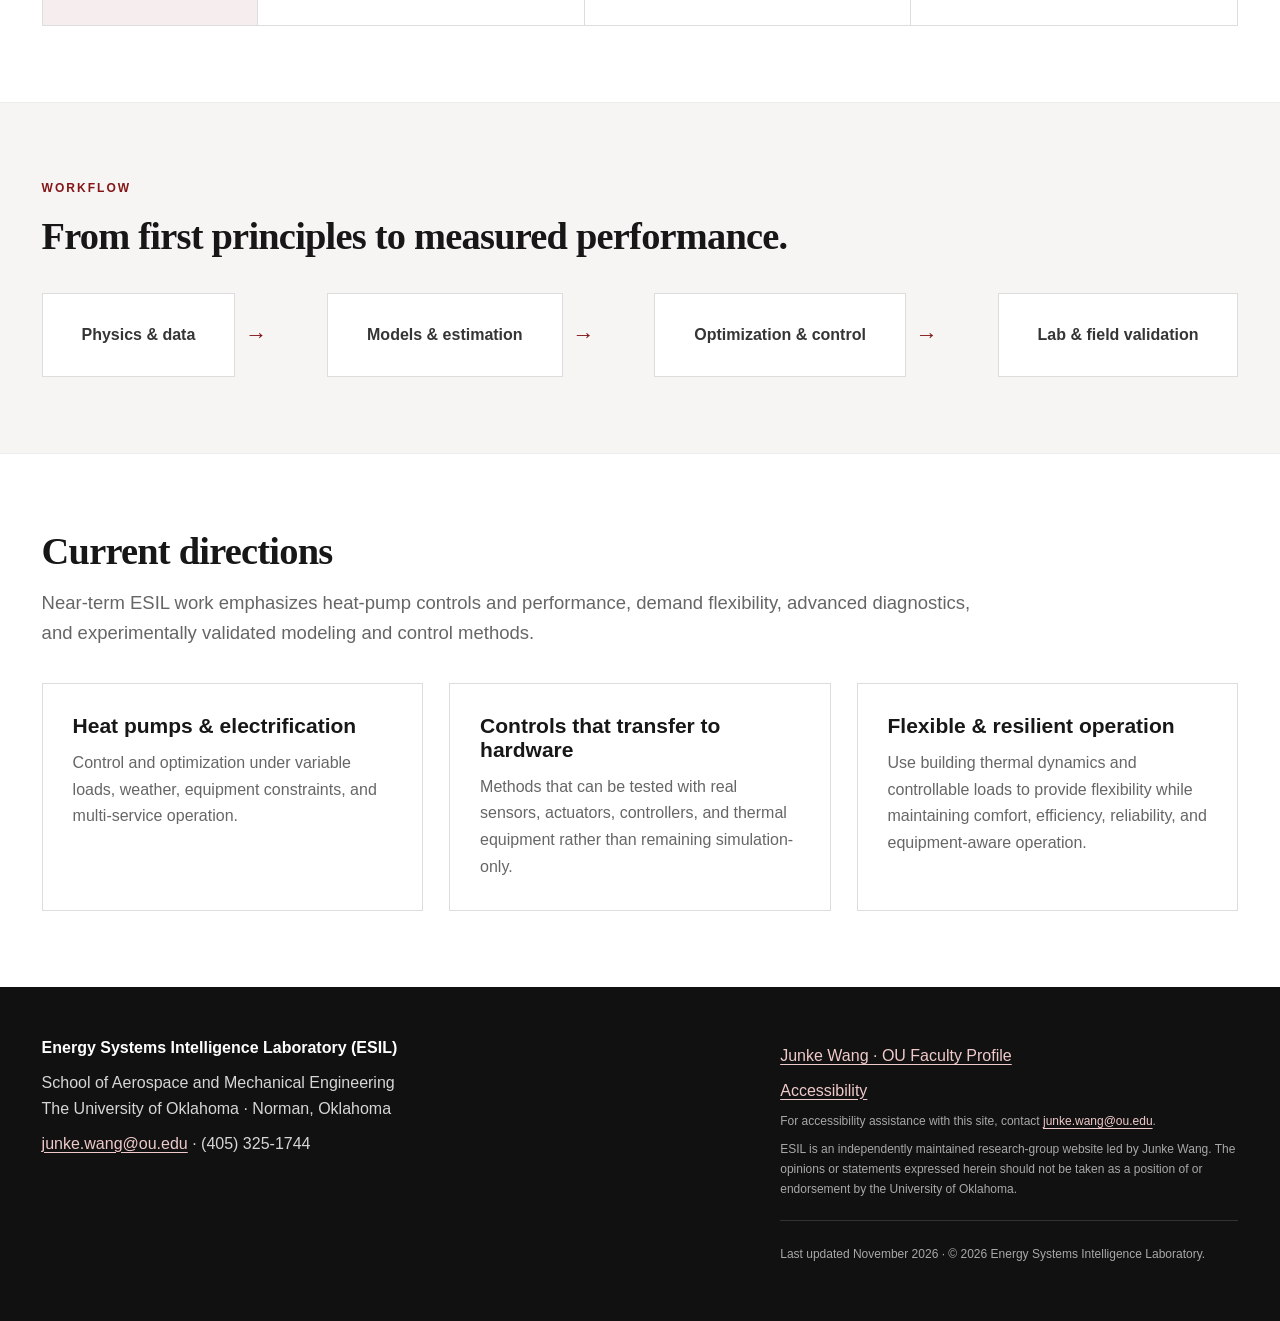
<file: research.html>
<!doctype html><html lang="en"><head><meta charset="utf-8"><meta name="viewport" content="width=device-width,initial-scale=1"><meta name="description" content="Research at ESIL spans integrated thermal systems, modeling and artificial intelligence, control and autonomy, sensing and self-correction, energy flexibility and grid integration, and experimental validation."><meta name="robots" content="index,follow"><meta name="theme-color" content="#841617"><link rel="canonical" href="https://junke-wang-research.github.io/research.html"><meta property="og:type" content="website"><meta property="og:title" content="Research | Energy Systems Intelligence Laboratory"><meta property="og:description" content="Research at ESIL spans HVAC and thermal energy systems, advanced control and optimization, grid-interactive buildings, diagnostics, AI-enabled modeling, and experimental validation."><meta property="og:url" content="https://junke-wang-research.github.io/research.html"><meta property="og:image" content="https://junke-wang-research.github.io/assets/og-card.svg"><meta name="twitter:card" content="summary_large_image"><title>Research | Energy Systems Intelligence Laboratory</title><link rel="icon" href="assets/favicon.svg" type="image/svg+xml"><script>document.documentElement.classList.add('js')</script><link rel="stylesheet" href="assets/styles.css?v=20261112-0124"></head><body><a class="skip-link" href="#main">Skip to main content</a><header class="site-header"><div class="container header-inner"><a class="brand" href="index.html" aria-label="ESIL home"><span class="brand-mark">ESIL</span><span class="brand-text"><strong>Energy Systems Intelligence Laboratory</strong><span>Thermal systems · controls · optimization · experiments</span></span></a><button class="nav-toggle" aria-expanded="false" aria-controls="primary-nav">Menu</button><nav id="primary-nav" aria-label="Primary navigation"><ul><li><a href="index.html">Home</a></li><li><a aria-current="page" href="research.html">Research</a></li><li><a href="people.html">People</a></li><li><a href="publications.html">Publications</a></li><li><a href="facilities.html">Facilities</a></li><li><a href="join.html">Join Us</a></li></ul></nav></div></header><main id="main"><header class="page-title"><div class="container"><div class="eyebrow">Research</div><h1>Systems, intelligence, and validation.</h1><p>ESIL combines thermal-fluid science, control and optimization, cyber-physical energy systems, sensing, and data-driven methods to improve the performance, flexibility, and reliability of building and thermal energy systems.</p></div></header><section class="scale-section"><div class="container"><div class="section-heading"><div class="eyebrow">Research across scales</div><h2>Connecting physical systems with intelligent decisions.</h2><p>ESIL connects modeling, sensing, optimization, control, and experimental validation across equipment, buildings, and energy networks.</p></div><figure class="scale-figure"><img class="scale-image" src="assets/research-across-scales-photo-1600.webp?v=20261112-c39d072" width="1600" height="800" alt="Conceptual ESIL illustration of a house with rooftop solar and heat-pump equipment, thermal and battery storage, electric vehicle charging, wind generation, and the electricity network" loading="lazy" decoding="async"><figcaption><strong>Conceptual research illustration.</strong> Illustrative representation of ESIL research across thermal equipment, buildings, distributed energy resources, mobility, and energy networks.</figcaption></figure></div></section><section><div class="container"><div class="section-heading"><h2>Research thrusts</h2><p>Each thrust is designed to connect physical understanding with algorithms and measurable performance.</p></div><div class="grid"><article id="thermal" class="card research-block"><span class="num">01</span><h3>HVAC &amp; Integrated Thermal Systems</h3><p>Dynamic behavior, design, and operation of heat pumps, water heating, thermal storage, vapor-compression systems, hydronic systems, and integrated thermal-energy technologies.</p></article><article id="control" class="card research-block"><span class="num">02</span><h3>Control, Optimization &amp; Autonomy</h3><p>Predictive control, supervisory control, real-time and constrained optimization, control-oriented system identification, and adaptive or autonomous operation.</p></article><article id="grid" class="card research-block"><span class="num">03</span><h3>Energy Flexibility &amp; Grid Integration</h3><p>Demand response, building-grid coordination, and flexible operation of HVAC, thermal storage, distributed energy resources, and other controllable assets.</p></article><article id="fdd" class="card research-block"><span class="num">04</span><h3>Sensing, Diagnostics &amp; Self-Correction</h3><p>Virtual sensing, fault detection and diagnosis, model-based and data-driven performance monitoring, and automated or self-correcting control actions.</p></article><article id="modeling" class="card research-block"><span class="num">05</span><h3>Modeling &amp; Artificial Intelligence</h3><p>Physics-based and hybrid models, reduced-order models, digital twins, machine learning, state and parameter estimation, and predictive analytics for intelligent decision-making.</p></article><article id="experiments" class="card research-block"><span class="num">06</span><h3>Experiments &amp; Field Validation</h3><p>Controlled testing, sensor and data-acquisition development, hardware implementation, laboratory controller validation, and performance evaluation in buildings and energy systems.</p></article></div></div></section><section class="section-alt"><div class="container"><div class="section-heading"><div class="eyebrow">Representative prior work</div><h2>Research evidence across models, controls, diagnostics, and hardware.</h2><p>These schematic summaries are adapted from Junke Wang's published research and research presentations. They illustrate recurring technical themes rather than a complete project portfolio.</p></div><div class="visual-grid"><article class="visual-card"><svg class="visual-figure" viewBox="0 0 800 430" role="img" aria-label="Model predictive control schematic connecting forecasts, a thermal model, optimization, and a residential building"><defs><marker id="a1" markerWidth="10" markerHeight="10" refX="8" refY="3" orient="auto"><path d="M0,0 L0,6 L9,3 z" class="accent"/></marker></defs><rect x="30" y="55" width="190" height="48" rx="4" class="box"/><rect x="30" y="120" width="190" height="48" rx="4" class="box"/><rect x="30" y="185" width="190" height="48" rx="4" class="box"/><text x="125" y="84" text-anchor="middle" font-size="18">Weather forecast</text><text x="125" y="149" text-anchor="middle" font-size="18">Utility rate</text><text x="125" y="214" text-anchor="middle" font-size="18">Current states</text><rect x="300" y="90" width="200" height="150" rx="8" class="soft"/><text x="400" y="132" text-anchor="middle" font-size="22" font-weight="700">Thermal model</text><text x="400" y="165" text-anchor="middle" font-size="18">+ objective</text><text x="400" y="195" text-anchor="middle" font-size="18">+ constraints</text><text x="400" y="225" text-anchor="middle" font-size="18">+ optimization</text><rect x="585" y="90" width="175" height="150" rx="8" class="box"/><path d="M610 180 L610 140 L735 140 L735 215 L610 215 Z" fill="#f1f1f1" stroke="#777"/><path d="M625 140 L672 105 L720 140" class="muted-line"/><text x="672" y="265" text-anchor="middle" font-size="20" font-weight="700">Building / HVAC</text><line x1="220" y1="79" x2="295" y2="120" class="line" marker-end="url(#a1)"/><line x1="220" y1="144" x2="295" y2="160" class="line" marker-end="url(#a1)"/><line x1="220" y1="209" x2="295" y2="205" class="line" marker-end="url(#a1)"/><line x1="500" y1="165" x2="580" y2="165" class="line" marker-end="url(#a1)"/><path d="M670 250 C670 340,400 350,400 250" class="muted-line" marker-end="url(#a1)"/></svg><div class="visual-body"><div class="kicker">Building modeling &amp; MPC</div><h3>From learned thermal dynamics to predictive control</h3><p>Reduced-order thermal models and parameter estimation support optimization of HVAC operation using weather, price, comfort, and equipment constraints.</p><div class="visual-caption">Representative of work published in <em>Energy and Buildings</em>, <em>Applied Energy</em>, and <em>Building and Environment</em>.</div></div></article><article class="visual-card"><svg class="visual-figure" viewBox="0 0 800 430" role="img" aria-label="IoT-enabled heat pump fault detection schematic"><defs><marker id="a2" markerWidth="10" markerHeight="10" refX="8" refY="3" orient="auto"><path d="M0,0 L0,6 L9,3 z" class="accent"/></marker></defs><path d="M80 85 L240 85 L280 125 L280 310 L80 310 Z" fill="#fff" stroke="#777" stroke-width="2"/><path d="M105 120 L205 120 L205 175 L105 175 Z" class="soft"/><text x="155" y="151" text-anchor="middle" font-size="18" font-weight="700">Thermostat</text><rect x="330" y="85" width="180" height="90" rx="8" class="soft"/><text x="420" y="120" text-anchor="middle" font-size="19" font-weight="700">Measured</text><text x="420" y="148" text-anchor="middle" font-size="17">T, RH, supply air</text><rect x="330" y="235" width="180" height="90" rx="8" class="soft"/><text x="420" y="270" text-anchor="middle" font-size="19" font-weight="700">Predicted</text><text x="420" y="298" text-anchor="middle" font-size="17">capacity &amp; power</text><rect x="585" y="145" width="165" height="120" rx="8" class="box"/><text x="667" y="184" text-anchor="middle" font-size="20" font-weight="700">FDD engine</text><text x="667" y="216" text-anchor="middle" font-size="16">compare</text><text x="667" y="242" text-anchor="middle" font-size="16">detect · diagnose</text><line x1="280" y1="150" x2="325" y2="130" class="line" marker-end="url(#a2)"/><line x1="280" y1="250" x2="325" y2="280" class="line" marker-end="url(#a2)"/><line x1="510" y1="130" x2="580" y2="180" class="line" marker-end="url(#a2)"/><line x1="510" y1="280" x2="580" y2="230" class="line" marker-end="url(#a2)"/><text x="180" y="350" text-anchor="middle" font-size="17">Residential heat pump</text></svg><div class="visual-body"><div class="kicker">Fault detection &amp; diagnostics</div><h3>Low-cost sensing plus model-based performance monitoring</h3><p>IoT-enabled measurements are compared with predicted evaporator and equipment performance to identify installation and degradation faults.</p><div class="visual-caption">Representative of residential heat-pump FDD work published in <em>Science and Technology for the Built Environment</em> and ASHRAE proceedings.</div></div></article><article class="visual-card"><svg class="visual-figure" viewBox="0 0 800 430" role="img" aria-label="Multi-purpose heat pump experimental system with outdoor unit, hydronic module, air handling unit, heat recovery, and data acquisition"><defs><marker id="a3" markerWidth="10" markerHeight="10" refX="8" refY="3" orient="auto"><path d="M0,0 L0,6 L9,3 z" class="accent"/></marker></defs><rect x="45" y="115" width="145" height="170" rx="8" class="box"/><circle cx="117" cy="178" r="42" fill="#eee" stroke="#777" stroke-width="2"/><path d="M90 178 C115 145,140 145,145 178 C120 210,95 210,90 178" fill="#ddd"/><text x="117" y="320" text-anchor="middle" font-size="18" font-weight="700">Outdoor unit</text><rect x="260" y="120" width="140" height="160" rx="8" class="soft"/><text x="330" y="190" text-anchor="middle" font-size="20" font-weight="700">Hydronic</text><text x="330" y="218" text-anchor="middle" font-size="20" font-weight="700">module</text><rect x="480" y="90" width="145" height="100" rx="8" class="box"/><text x="552" y="148" text-anchor="middle" font-size="20" font-weight="700">AHU</text><rect x="480" y="235" width="145" height="100" rx="8" class="box"/><text x="552" y="277" text-anchor="middle" font-size="19" font-weight="700">Heat recovery</text><text x="552" y="305" text-anchor="middle" font-size="18">unit</text><rect x="670" y="145" width="105" height="130" rx="8" class="soft"/><text x="722" y="190" text-anchor="middle" font-size="18" font-weight="700">DAQ</text><text x="722" y="218" text-anchor="middle" font-size="16">digital twin</text><text x="722" y="244" text-anchor="middle" font-size="16">controls</text><line x1="190" y1="180" x2="255" y2="180" class="line" marker-end="url(#a3)"/><line x1="400" y1="165" x2="475" y2="140" class="line" marker-end="url(#a3)"/><line x1="400" y1="235" x2="475" y2="280" class="line" marker-end="url(#a3)"/><line x1="625" y1="140" x2="665" y2="180" class="line" marker-end="url(#a3)"/><line x1="625" y1="280" x2="665" y2="235" class="line" marker-end="url(#a3)"/></svg><div class="visual-body"><div class="kicker">Heat pumps &amp; digital twins</div><h3>Multi-functional heat-pump modeling, control, and validation</h3><p>System-level models, controller logic, data acquisition, and laboratory measurements are combined to study coupled space-conditioning, water-heating, and heat-recovery operation.</p><div class="visual-caption">Representative of multi-functional heat-pump work reported in ASHRAE Transactions/conference publications and subsequent control-sequence development.</div></div></article><article class="visual-card"><svg class="visual-figure" viewBox="0 0 800 430" role="img" aria-label="Commercial air handling unit control schematic for grid-interactive operation"><defs><marker id="a4" markerWidth="10" markerHeight="10" refX="8" refY="3" orient="auto"><path d="M0,0 L0,6 L9,3 z" class="accent"/></marker></defs><rect x="90" y="110" width="620" height="175" rx="8" class="box"/><line x1="90" y1="195" x2="710" y2="195" class="muted-line"/><rect x="160" y="145" width="75" height="95" class="soft"/><text x="197" y="137" text-anchor="middle" font-size="16">Dampers</text><rect x="315" y="145" width="80" height="95" class="soft"/><text x="355" y="137" text-anchor="middle" font-size="16">Coil</text><circle cx="500" cy="193" r="48" fill="#f3f3f3" stroke="#777" stroke-width="2"/><path d="M500 152 L516 184 L550 190 L518 205 L505 236 L492 205 L458 191 L489 184 Z" fill="#ddd"/><text x="500" y="270" text-anchor="middle" font-size="16">Supply fan</text><rect x="590" y="145" width="80" height="95" class="soft"/><text x="630" y="137" text-anchor="middle" font-size="16">Sensors</text><path d="M35 160 L85 160" class="line" marker-end="url(#a4)"/><text x="45" y="142" font-size="16">OA</text><path d="M710 160 L765 160" class="line" marker-end="url(#a4)"/><text x="722" y="142" font-size="16">SA</text><rect x="255" y="330" width="290" height="60" rx="8" class="soft"/><text x="400" y="355" text-anchor="middle" font-size="18" font-weight="700">Energy feedback / DCV / BAS control</text><text x="400" y="378" text-anchor="middle" font-size="15">load · airflow · setpoints · fan speed</text><path d="M400 330 L400 292" class="line" marker-end="url(#a4)"/></svg><div class="visual-body"><div class="kicker">Grid-interactive commercial HVAC</div><h3>Controls embedded in real AHU/BAS environments</h3><p>Virtual airflow metering, occupancy-responsive ventilation, and energy-feedback control illustrate how system models and control logic can be implemented in commercial HVAC systems.</p><div class="visual-caption">Representative of published work on advanced HVAC demand control, virtual outdoor-air flow metering, and grid-interactive AHU control.</div></div></article></div><div class="actions"><a class="button secondary" href="publications.html">See related publications</a></div></div></section><section><div class="container"><div class="section-heading"><div class="eyebrow">Research architecture</div><h2>Intelligence capabilities across physical scales.</h2><p>ESIL combines modeling, sensing, optimization, control, and validation across equipment, buildings, and energy networks. This framework connects what we do with the physical scales where those capabilities are applied.</p></div><div class="matrix-wrap"><table class="research-matrix"><thead><tr><th scope="col">Capability</th><th scope="col">Equipment</th><th scope="col">Buildings</th><th scope="col">Energy networks</th></tr></thead><tbody><tr><th scope="row">Model &amp; understand</th><td data-label="Equipment">Equipment dynamics, thermodynamics, component behavior, and degradation.</td><td data-label="Buildings">Building thermal dynamics, coupled loads, occupancy, and integrated system behavior.</td><td data-label="Energy networks">Interactions among buildings, distributed resources, mobility, storage, and grid conditions.</td></tr><tr><th scope="row">Sense &amp; diagnose</th><td data-label="Equipment">Virtual sensing, condition monitoring, and equipment-level fault detection.</td><td data-label="Buildings">Building performance analytics, fault diagnosis, and state estimation.</td><td data-label="Energy networks">Distributed measurements, aggregated states, and system-level performance indicators.</td></tr><tr><th scope="row">Optimize &amp; control</th><td data-label="Equipment">Equipment control, adaptive operation, and local optimization.</td><td data-label="Buildings">Predictive control, demand flexibility, and coordinated building operation.</td><td data-label="Energy networks">Building-grid interaction, distributed coordination, and multi-timescale energy flexibility.</td></tr><tr><th scope="row">Validate &amp; learn</th><td data-label="Equipment">Controlled experiments, hardware implementation, and laboratory measurements.</td><td data-label="Buildings">Integrated testbeds, building experiments, and operational data.</td><td data-label="Energy networks">Field data, network-level evaluation, and evidence from connected energy assets.</td></tr></tbody></table></div></div></section><section class="section-alt"><div class="container"><div class="section-heading"><div class="eyebrow">Workflow</div><h2>From first principles to measured performance.</h2></div><div class="approach"><div class="approach-step">Physics &amp; data</div><div class="approach-arrow">→</div><div class="approach-step">Models &amp; estimation</div><div class="approach-arrow">→</div><div class="approach-step">Optimization &amp; control</div><div class="approach-arrow">→</div><div class="approach-step">Lab &amp; field validation</div></div></div></section><section><div class="container"><div class="section-heading"><h2>Current directions</h2><p>Near-term ESIL work emphasizes heat-pump controls and performance, demand flexibility, advanced diagnostics, and experimentally validated modeling and control methods.</p></div><div class="grid"><article class="card"><h3>Heat pumps &amp; electrification</h3><p>Control and optimization under variable loads, weather, equipment constraints, and multi-service operation.</p></article><article class="card"><h3>Controls that transfer to hardware</h3><p>Methods that can be tested with real sensors, actuators, controllers, and thermal equipment rather than remaining simulation-only.</p></article><article class="card"><h3>Flexible &amp; resilient operation</h3><p>Use building thermal dynamics and controllable loads to provide flexibility while maintaining comfort, efficiency, reliability, and equipment-aware operation.</p></article></div></div></section></main><footer class="site-footer"><div class="container footer-grid"><div><strong>Energy Systems Intelligence Laboratory (ESIL)</strong><p>School of Aerospace and Mechanical Engineering<br>The University of Oklahoma · Norman, Oklahoma</p><p><a href="mailto:junke.wang@ou.edu">junke.wang@ou.edu</a> · (405) 325-1744</p></div><div><p><a href="https://ou.edu/coe/ame/people/faculty/junke-wang">Junke Wang · OU Faculty Profile</a></p><p><a href="https://www.ou.edu/marcomm/accessibility-statement">Accessibility</a></p><p class="small">For accessibility assistance with this site, contact <a href="mailto:junke.wang@ou.edu">junke.wang@ou.edu</a>.</p><p class="small">ESIL is an independently maintained research-group website led by Junke Wang. The opinions or statements expressed herein should not be taken as a position of or endorsement by the University of Oklahoma.</p><div class="footer-meta"><p class="small">Last updated November 2026 · © <span data-year></span> Energy Systems Intelligence Laboratory.</p></div></div></div></footer><script src="assets/site.js"></script></body></html>
</file>
<file: assets/styles.css>
@import url("refinements.css?v=20261111-2030");
:root {
  --crimson:#841617; --crimson-dark:#5b0f10; --crimson-soft:#f4e8e8;
  --ink:#171717; --text:#353535; --muted:#666; --line:#ddd; --soft:#f7f7f5;
  --white:#fff; --max:1180px; --shadow:0 18px 50px rgba(0,0,0,.08);
}
*{box-sizing:border-box} html{scroll-behavior:smooth} body{margin:0;font-family:Inter,ui-sans-serif,-apple-system,BlinkMacSystemFont,"Segoe UI",Arial,sans-serif;color:var(--text);background:#fff;line-height:1.66;text-rendering:optimizeLegibility}
a{color:var(--crimson);text-underline-offset:3px} a:hover{color:var(--crimson-dark)} img{max-width:100%;height:auto}.container{width:min(calc(100% - 40px),var(--max));margin-inline:auto}.skip-link{position:absolute;left:-9999px;top:0;background:#111;color:#fff;padding:10px 14px;z-index:1000}.skip-link:focus{left:12px;top:12px} :focus-visible{outline:3px solid #f0b5b5;outline-offset:3px}
.utility{background:#111;color:#ddd;font-size:12px}.utility-inner{min-height:34px;display:flex;justify-content:space-between;align-items:center;gap:20px}.utility a{color:#eee;text-decoration:none}.utility a:hover{text-decoration:underline}.utility-links{display:flex;gap:18px;flex-wrap:wrap}
.site-header{position:sticky;top:0;z-index:100;background:rgba(255,255,255,.97);border-bottom:1px solid var(--line);backdrop-filter:blur(9px)}.header-inner{min-height:82px;display:flex;align-items:center;justify-content:space-between;gap:28px}.brand{display:inline-flex;align-items:center;gap:13px;color:var(--ink);text-decoration:none;min-width:340px}.brand:hover{color:var(--ink)}.brand-mark{display:grid;place-items:center;width:58px;height:58px;flex:0 0 58px;background:var(--crimson);color:#fff;font-weight:900;letter-spacing:.04em;font-size:16px;position:relative;overflow:hidden}.brand-mark::after{content:"";position:absolute;width:36px;height:36px;border:1px solid rgba(255,255,255,.34);transform:rotate(45deg);right:-19px;bottom:-19px}.brand-text{display:flex;flex-direction:column;line-height:1.17}.brand-text strong{font-size:15px;letter-spacing:.01em}.brand-text span{margin-top:5px;color:var(--muted);font-size:12px}.nav-toggle{display:none;border:1px solid var(--line);background:#fff;padding:9px 12px;font:inherit;font-weight:800;color:var(--ink)}nav ul{list-style:none;display:flex;align-items:center;gap:22px;margin:0;padding:0}nav a{color:var(--ink);text-decoration:none;font-size:14px;font-weight:750;padding:29px 0 26px;border-bottom:3px solid transparent}nav a:hover,nav a[aria-current="page"]{color:var(--crimson);border-bottom-color:var(--crimson)}
.hero{position:relative;overflow:hidden;background:linear-gradient(118deg,#841617 0%,#651112 62%,#480c0d 100%);color:#fff;padding:92px 0 88px}.hero::after{content:"";position:absolute;inset:0;background:radial-gradient(circle at 82% 20%,rgba(255,255,255,.12),transparent 25%),linear-gradient(90deg,transparent 0 70%,rgba(255,255,255,.025) 70% 71%,transparent 71%)}.hero-inner{position:relative;z-index:1;display:grid;grid-template-columns:minmax(0,1.25fr) minmax(340px,.75fr);gap:64px;align-items:center}.eyebrow{font-size:12px;font-weight:900;letter-spacing:.17em;text-transform:uppercase;color:var(--crimson);margin-bottom:16px}.hero .eyebrow{color:#f2cfcf}h1,h2,h3{color:var(--ink);line-height:1.14;margin-top:0}.hero h1{color:#fff;font-family:Georgia,"Times New Roman",serif;font-size:clamp(44px,5vw,70px);font-weight:700;letter-spacing:-.035em;margin-bottom:24px;max-width:850px}.hero p{color:rgba(255,255,255,.9);font-size:20px;max-width:770px;margin:0 0 30px}.hero-note{margin-top:24px;font-size:13px;color:rgba(255,255,255,.72)}
.system-visual{border:1px solid rgba(255,255,255,.27);background:rgba(255,255,255,.075);padding:28px}.system-visual h2{color:#fff;font-size:19px;margin-bottom:20px}.loop{display:grid;grid-template-columns:1fr 28px 1fr;gap:8px;align-items:center}.loop-node{border:1px solid rgba(255,255,255,.32);background:rgba(255,255,255,.08);padding:15px 12px;min-height:72px;display:flex;align-items:center;justify-content:center;text-align:center;font-weight:800;font-size:13px}.loop-arrow{text-align:center;color:#f2cfcf;font-size:20px}.loop-center{grid-column:1/-1;margin-top:10px;border-top:1px solid rgba(255,255,255,.22);padding-top:15px;font-size:13px;color:rgba(255,255,255,.78)}
section{padding:72px 0}.section-alt{background:var(--soft);border-top:1px solid #ececeb;border-bottom:1px solid #ececeb}.section-heading{max-width:830px;margin-bottom:34px}.section-heading h2{font-family:Georgia,"Times New Roman",serif;font-size:clamp(31px,3vw,43px);letter-spacing:-.02em;margin-bottom:14px}.section-heading p{font-size:18px;color:var(--muted);margin:0}.page-title{padding:72px 0 56px;border-bottom:1px solid var(--line);background:linear-gradient(180deg,#fff,#fafafa)}.page-title h1{font-family:Georgia,"Times New Roman",serif;font-size:clamp(43px,5vw,62px);letter-spacing:-.03em;margin-bottom:18px}.page-title p{max-width:860px;font-size:19px;color:var(--muted);margin:0}
.grid{display:grid;grid-template-columns:repeat(3,1fr);gap:22px}.grid.two{grid-template-columns:repeat(2,1fr)}.card{background:#fff;border:1px solid var(--line);padding:28px;min-height:100%}.card:hover{box-shadow:var(--shadow);transform:translateY(-2px);transition:.18s ease}.card .num{display:inline-block;color:var(--crimson);font-weight:900;letter-spacing:.08em;margin-bottom:20px}.card h3{font-size:21px;margin-bottom:12px}.card p{margin:0;color:var(--muted)}.card a.stretched{font-weight:800;text-decoration:none}.card a.stretched::after{content:" →"}.kicker{font-size:12px;text-transform:uppercase;letter-spacing:.12em;font-weight:900;color:var(--crimson);margin-bottom:9px}
.actions{display:flex;flex-wrap:wrap;gap:12px;margin-top:28px}.button{display:inline-block;padding:12px 18px;border:1px solid var(--crimson);text-decoration:none;font-weight:850;font-size:14px}.button.primary{background:var(--crimson);color:#fff}.button.primary:hover{background:var(--crimson-dark);border-color:var(--crimson-dark);color:#fff}.button.secondary{background:transparent;color:var(--crimson)}.hero .button.primary{background:#fff;border-color:#fff;color:var(--crimson)}.hero .button.primary:hover{background:#f4eeee}.hero .button.secondary{border-color:rgba(255,255,255,.72);color:#fff}.hero .button.secondary:hover{background:rgba(255,255,255,.1)}
.approach{display:grid;grid-template-columns:repeat(7,auto);gap:10px;align-items:center}.approach-step{border:1px solid var(--line);background:#fff;padding:18px 14px;text-align:center;font-weight:850;min-height:84px;display:grid;place-items:center}.approach-arrow{color:var(--crimson);font-weight:900;font-size:22px}.venue-strip{display:flex;flex-wrap:wrap;gap:10px;margin-top:24px}.venue{border:1px solid #cfcfcf;padding:7px 10px;font-size:13px;background:#fff;color:#444}.feature-list{display:grid;gap:18px}.feature-row{display:grid;grid-template-columns:140px 1fr;gap:24px;padding:20px 0;border-bottom:1px solid var(--line)}.feature-row:last-child{border-bottom:0}.feature-row .label{font-weight:900;color:var(--crimson);font-size:13px;text-transform:uppercase;letter-spacing:.08em}.feature-row h3{font-size:22px;margin:0 0 7px}.feature-row p{margin:0;color:var(--muted)}
.news-list{border-top:1px solid var(--line)}.news-item{display:grid;grid-template-columns:130px 1fr;gap:28px;padding:23px 0;border-bottom:1px solid var(--line)}.news-item time{color:var(--crimson);font-weight:900}.callout{border-left:5px solid var(--crimson);background:#fff;padding:22px 24px;box-shadow:0 0 0 1px var(--line)}
.profile{display:grid;grid-template-columns:250px 1fr;gap:42px;align-items:start}.profile-placeholder{width:250px;aspect-ratio:4/5;background:linear-gradient(145deg,#f7f7f5,#e8e8e5);border:1px solid var(--line);display:grid;place-items:center;font-size:54px;font-family:Georgia,serif;font-weight:800;color:var(--crimson)}.profile h2{font-family:Georgia,"Times New Roman",serif;font-size:35px;margin-bottom:10px}.meta-list{list-style:none;padding:0;margin:22px 0}.meta-list li{padding:5px 0}.tag-list{display:flex;flex-wrap:wrap;gap:8px}.tag{font-size:13px;border:1px solid #cfcfcf;padding:6px 9px;background:#fafafa}.timeline{border-left:2px solid var(--line);padding-left:22px}.timeline-item{position:relative;padding:0 0 22px}.timeline-item::before{content:"";position:absolute;width:10px;height:10px;border-radius:50%;background:var(--crimson);left:-28px;top:6px}.timeline-item strong{display:block;color:var(--ink)}
.pub-year{margin:42px 0 12px;padding-bottom:8px;border-bottom:2px solid var(--ink);font-size:24px}.pub-year:first-child{margin-top:0}.publication{padding:19px 0;border-bottom:1px solid var(--line)}.publication .journal{color:var(--muted)}.pub-tags{display:flex;gap:6px;flex-wrap:wrap;margin-top:7px}.pub-tag{font-size:11px;text-transform:uppercase;letter-spacing:.06em;color:#666;border:1px solid #ddd;padding:3px 6px}
.research-block{scroll-margin-top:140px}.research-block .card{border-top:4px solid var(--crimson)}.facility-grid{display:grid;grid-template-columns:repeat(2,1fr);gap:22px}.facility{border:1px solid var(--line);background:#fff;padding:28px}.facility h3{font-size:22px}.facility ul{padding-left:20px;color:var(--muted)}
.join-band{background:#1b1b1b;color:#fff}.join-band h2{color:#fff}.join-band p{color:#ddd}.join-band .button.secondary{border-color:#e7bcbc;color:#fff}
.site-footer{background:#111;color:#d6d6d6;padding:48px 0}.footer-grid{display:grid;grid-template-columns:1.3fr .9fr;gap:54px}.site-footer strong{color:#fff}.site-footer a{color:#f0caca}.site-footer p{margin:8px 0}.small{font-size:12px;color:#a8a8a8}.footer-meta{margin-top:20px;padding-top:16px;border-top:1px solid #333}
@media(max-width:980px){.header-inner{min-height:72px}.brand{min-width:0}.nav-toggle{display:block}.js nav{display:none}.js nav.is-open{display:block;position:absolute;left:0;right:0;top:72px;background:#fff;border-bottom:1px solid var(--line);box-shadow:0 14px 24px rgba(0,0,0,.08)}.js nav.is-open ul{width:min(calc(100% - 40px),var(--max));margin-inline:auto;padding:12px 0 18px;display:grid;grid-template-columns:repeat(3,1fr);gap:4px 18px}.js nav.is-open a{display:block;padding:9px 0;border-bottom:0}.hero-inner{grid-template-columns:1fr;gap:38px}.grid{grid-template-columns:repeat(2,1fr)}.approach{grid-template-columns:1fr}.approach-arrow{transform:rotate(90deg)}.profile{grid-template-columns:190px 1fr}.profile-placeholder{width:190px}.facility-grid{grid-template-columns:1fr}}
@media(max-width:680px){.container{width:min(calc(100% - 28px),var(--max))}.utility-inner{align-items:flex-start;padding:7px 0;flex-direction:column;gap:3px}.utility-links{gap:12px}.brand-mark{width:48px;height:48px;flex-basis:48px;font-size:14px}.brand-text strong{font-size:13px}.brand-text span{font-size:11px}.js nav.is-open{top:64px}.js nav.is-open ul{grid-template-columns:repeat(2,1fr)}.hero{padding:60px 0}.hero h1{font-size:41px}.hero p{font-size:18px}.loop{grid-template-columns:1fr}.loop-arrow{transform:rotate(90deg)}section{padding:54px 0}.page-title{padding:55px 0 43px}.grid,.grid.two{grid-template-columns:1fr}.profile{grid-template-columns:1fr}.profile-placeholder{width:min(250px,100%)}.news-item,.feature-row{grid-template-columns:1fr;gap:5px}.footer-grid{grid-template-columns:1fr;gap:28px}}
@media(prefers-reduced-motion:reduce){*,*::before,*::after{scroll-behavior:auto!important;transition:none!important}}
</file>
<file: assets/chamber-gallery.css>
/* Environmental chamber photography — Facilities page only */
.chamber-section{background:#fff;border-bottom:1px solid var(--line,#ddd)}
.chamber-gallery{display:grid;gap:clamp(16px,2vw,28px);align-items:stretch}
.chamber-gallery-lead{grid-template-columns:repeat(2,minmax(0,1fr));margin-bottom:clamp(16px,2vw,28px)}
.chamber-gallery-detail{grid-template-columns:repeat(3,minmax(0,1fr))}
.chamber-photo{display:flex;flex-direction:column;min-width:0;margin:0;border:1px solid var(--line,#ddd);background:#fff;box-shadow:0 8px 24px rgba(0,0,0,.045)}
.chamber-photo a{display:block;overflow:hidden}
.chamber-photo img{display:block;width:100%;max-width:100%;height:auto;aspect-ratio:4/3;object-fit:contain;background:#f7f7f5}
.chamber-photo a:focus-visible{outline:3px solid #841617;outline-offset:3px}
.chamber-photo figcaption{flex:1;padding:clamp(13px,1.4vw,20px);border-top:1px solid var(--line,#ddd);line-height:1.55}
.chamber-photo figcaption strong{display:block;font-size:clamp(16px,1.2vw,19px);color:var(--ink,#171717);margin-bottom:5px}
.chamber-photo figcaption span{display:block;font-size:clamp(14px,1vw,16px);color:var(--muted,#666)}
.chamber-gallery-note{margin:18px 0 0;font-size:14px;color:var(--muted,#666)}
@media(max-width:1000px){.chamber-gallery-detail{grid-template-columns:repeat(2,minmax(0,1fr))}}
@media(max-width:680px){.chamber-gallery-lead,.chamber-gallery-detail{grid-template-columns:minmax(0,1fr)}}
</file>
<file: assets/refinements.css>
/* ESIL refinements: OU-inspired light academic layout, consistent site-wide width, readable diagrams, and responsive behavior */
:root{--max:1360px}
.utility{display:none!important}
.site-header{top:0}
.header-inner{min-height:96px}
.brand{gap:15px}
.brand-mark{width:64px;height:64px;flex-basis:64px;font-size:19px}
.brand-text strong{font-size:18px;line-height:1.18}
.brand-text span{max-width:540px;font-size:14px;line-height:1.25;margin-top:6px}
nav ul{gap:30px}
nav a{font-size:16px;padding-top:34px;padding-bottom:31px}
.container{width:min(calc(100% - 52px),var(--max))}
.page-title{background:linear-gradient(180deg,#ffffff 0%,#fbfaf9 100%);border-top:3px solid var(--crimson);border-bottom:1px solid var(--line)}
.page-title h1{font-size:clamp(44px,4.5vw,64px)}
.page-title p{font-size:20px;max-width:920px}
.section-alt{background:#f7f5f4}
.hero{padding:68px 0 66px;background:linear-gradient(135deg,#ffffff 0%,#fbf9f8 52%,#f4eaea 100%);color:var(--ink);border-top:4px solid var(--crimson);border-bottom:1px solid var(--line)}
.hero::after{background:radial-gradient(circle at 83% 18%,rgba(132,22,23,.065),transparent 27%),linear-gradient(90deg,transparent 0 72%,rgba(132,22,23,.018) 72% 73%,transparent 73%)}
.hero .container{width:min(calc(100% - 52px),var(--max))}
.hero-inner{grid-template-columns:minmax(0,1.05fr) minmax(500px,.95fr);gap:54px;align-items:center}
.hero .eyebrow{color:var(--crimson)}
.hero h1{color:var(--ink);max-width:12.5ch;font-size:clamp(3.15rem,4.05vw,4.45rem);line-height:1.02;margin-bottom:24px}
.hero p{color:#4c4c4c;max-width:760px;font-size:1.13rem;line-height:1.6;margin-bottom:29px}
.hero-note{font-size:.98rem;line-height:1.5;margin-top:23px;color:#666}
.hero .button.primary{background:var(--crimson);border-color:var(--crimson);color:#fff}
.hero .button.primary:hover{background:var(--crimson-dark);border-color:var(--crimson-dark);color:#fff}
.hero .button.secondary{background:#fff;border-color:#bd8c8d;color:var(--crimson)}
.hero .button.secondary:hover{background:#f8eeee;color:var(--crimson-dark)}
.research-map{border:1px solid #d9c2c2;border-top:4px solid var(--crimson);background:#fff;padding:30px 28px;min-height:100%;color:var(--text);box-shadow:0 14px 34px rgba(0,0,0,.055)}
.research-map h2{color:var(--ink);font-size:26px;line-height:1.2;margin-bottom:10px}
.research-map-intro{font-size:16px!important;line-height:1.58!important;color:#5c5555!important;margin:0 0 22px!important}
.research-map-grid{display:grid;grid-template-columns:1fr 30px 1fr 30px 1fr;gap:10px;align-items:stretch}
.research-map-card{border:1px solid #ded2d2;background:#fbf7f7;padding:19px 16px;display:flex;flex-direction:column;gap:8px;min-height:188px}
.research-map-card span{font-size:11.5px;font-weight:900;letter-spacing:.14em;color:var(--crimson)}
.research-map-card strong{color:var(--ink);font-size:17px;line-height:1.26}
.research-map-card small{color:#645b5b;font-size:13.8px;line-height:1.56;margin-top:auto}
.research-map-arrow{display:grid;place-items:center;color:var(--crimson);font-size:29px;font-weight:900}
.research-map-feedback{margin-top:19px;padding-top:16px;border-top:1px solid #dfd2d2;display:flex;gap:11px;align-items:flex-start;color:#5f5757;font-size:14px;line-height:1.52}
.research-map-feedback span{font-size:21px;line-height:1;color:var(--crimson)}
section{padding:76px 0}
.section-heading{max-width:900px}
.section-heading p{font-size:18.5px}
.grid{gap:25px}
.card{padding:30px}
.feature-row{grid-template-columns:155px 1fr;gap:28px}
.news-item{grid-template-columns:145px 1fr;gap:31px}
.profile-photo-wrap{margin:0;width:255px}
.profile-photo{display:block;width:255px;aspect-ratio:4/5;object-fit:cover;object-position:center 34%;border:1px solid var(--line);background:#eee}
.profile{grid-template-columns:255px 1fr;gap:44px}
.site-footer .small{max-width:590px}

/* Research evidence and prior-testbed visuals */
.visual-grid{display:grid;grid-template-columns:repeat(2,minmax(0,1fr));gap:26px}
.visual-card{border:1px solid var(--line);background:#fff;overflow:hidden;box-shadow:0 10px 28px rgba(0,0,0,.045)}
.visual-card .visual-body{padding:24px 26px 27px}
.visual-card h3{margin-bottom:10px;font-size:22px}
.visual-card p{margin:0;color:var(--muted)}
.visual-card .kicker{margin-bottom:10px}
.visual-figure{display:block;width:100%;aspect-ratio:16/8.7;background:#faf8f7;border-bottom:1px solid var(--line)}
.visual-figure text{font-family:Arial,Helvetica,sans-serif;fill:#252525}
.visual-figure .accent{fill:var(--crimson)}
.visual-figure .soft{fill:#f4eaea;stroke:#d9c2c2}
.visual-figure .box{fill:#fff;stroke:#bdbdbd;stroke-width:2}
.visual-figure .line{stroke:var(--crimson);stroke-width:4;fill:none}
.visual-figure .muted-line{stroke:#777;stroke-width:2.5;fill:none}
.visual-caption{font-size:13px;color:#777;margin-top:10px}

.recruit-banner{border-left:6px solid var(--crimson);background:#f8eeee;padding:22px 24px;margin:0 0 34px;display:flex;align-items:center;justify-content:space-between;gap:24px}
.recruit-banner strong{font-size:22px;color:var(--ink)}
.recruit-banner span{display:block;color:#5f5757;margin-top:4px}

.news-archive{max-width:980px}
.news-year{margin:38px 0 8px;font-size:24px;border-bottom:2px solid var(--ink);padding-bottom:8px}
.news-year:first-child{margin-top:0}
.news-entry{padding:22px 0;border-bottom:1px solid var(--line);display:grid;grid-template-columns:145px 1fr;gap:28px}
.news-entry time{font-weight:800;color:var(--crimson)}
.news-entry h3{font-size:20px;margin:0 0 7px}
.news-entry p{margin:0;color:var(--muted)}

@media(min-width:1600px){:root{--max:1420px}.container,.hero .container{width:min(calc(100% - 84px),var(--max))}.header-inner{min-height:100px}.hero-inner{grid-template-columns:minmax(0,1.02fr) minmax(570px,.98fr);gap:68px}.hero h1{font-size:4.5rem;max-width:12.8ch}.hero p{font-size:1.16rem;max-width:800px}.research-map{padding:34px 32px}.research-map-card{min-height:194px}}
@media(max-width:1240px){:root{--max:1180px}.container,.hero .container{width:min(calc(100% - 42px),var(--max))}.header-inner{min-height:90px}.brand-mark{width:58px;height:58px;flex-basis:58px;font-size:17px}.brand-text strong{font-size:16px}.brand-text span{font-size:13px}nav ul{gap:24px}nav a{font-size:15px}.hero-inner{grid-template-columns:minmax(0,1fr) minmax(420px,.9fr);gap:38px}.hero h1{font-size:clamp(2.95rem,4.25vw,4.05rem)}.research-map{padding:27px 24px}.research-map-grid{grid-template-columns:1fr 26px 1fr 26px 1fr;gap:8px}.research-map-card{min-height:180px;padding:17px 14px}.research-map-card strong{font-size:16.3px}.research-map-card small{font-size:13.3px}}
@media(max-width:980px){:root{--max:900px}.container,.hero .container{width:min(calc(100% - 36px),var(--max))}.header-inner{min-height:72px}.brand-mark{width:50px;height:50px;flex-basis:50px;font-size:15px}.brand-text strong{font-size:15px}.brand-text span{font-size:12px}nav a{font-size:14px}.hero{padding:56px 0}.hero-inner{grid-template-columns:1fr;gap:30px}.hero h1{max-width:13ch;font-size:clamp(2.75rem,6.7vw,3.65rem)}.research-map-grid{grid-template-columns:1fr;gap:0}.research-map-card{min-height:auto;padding:20px 18px}.research-map-arrow{position:relative;height:42px;font-size:0;transform:none;display:block}.research-map-arrow::before{content:"↓";position:absolute;left:50%;top:50%;transform:translate(-50%,-50%);color:var(--crimson);font-size:30px;line-height:1;font-weight:900}.research-map-feedback{margin-top:16px}.approach{display:flex;flex-direction:column;gap:0;align-items:stretch}.approach-step{width:100%;min-height:118px;padding:26px 20px;font-size:20px}.approach-arrow{position:relative;width:100%;height:56px;margin:0;transform:none;font-size:0;line-height:1}.approach-arrow::before{content:"↓";position:absolute;left:50%;top:50%;transform:translate(-50%,-50%);color:var(--crimson);font-size:36px;line-height:1;font-weight:900}.profile{grid-template-columns:205px 1fr;gap:32px}.profile-photo-wrap,.profile-photo{width:205px}section{padding:60px 0}.visual-grid{grid-template-columns:1fr}.recruit-banner{align-items:flex-start;flex-direction:column}.news-entry{grid-template-columns:1fr;gap:5px}}
@media(max-width:680px){:root{--max:640px}.container,.hero .container{width:min(calc(100% - 28px),var(--max))}.brand-text span{display:none}.brand-mark{width:48px;height:48px;flex-basis:48px;font-size:14px}.brand-text strong{font-size:14px}nav a{font-size:14px}.hero h1{font-size:clamp(2.3rem,9.6vw,2.95rem)}.hero p{font-size:1rem}.research-map{padding:20px}.research-map h2{font-size:21px}.research-map-intro{font-size:14.5px!important}.research-map-card{padding:17px 15px}.research-map-card strong{font-size:16.5px}.research-map-card small{font-size:13.5px}.research-map-arrow{height:36px}.research-map-arrow::before{font-size:27px}.approach-step{min-height:104px;padding:22px 16px;font-size:18px}.approach-arrow{height:48px}.approach-arrow::before{font-size:32px}.profile{grid-template-columns:1fr}.profile-photo-wrap,.profile-photo{width:min(255px,100%)}.feature-row,.news-item{grid-template-columns:1fr;gap:6px}section{padding:52px 0}.visual-card .visual-body{padding:20px}.recruit-banner strong{font-size:19px}}


/* Research across scales */
.scale-section{background:#fff}
.scale-figure{margin:0 auto 28px;max-width:1240px;border:1px solid var(--line);background:#fff;box-shadow:0 12px 32px rgba(0,0,0,.045)}
.scale-image{display:block;width:100%;height:auto;aspect-ratio:2/1;object-fit:contain;background:#fff}
.scale-figure figcaption{padding:13px 18px 15px;border-top:1px solid var(--line);font-size:13px;line-height:1.55;color:#707070}
.scale-grid{display:grid;grid-template-columns:repeat(3,minmax(0,1fr));gap:22px}
.scale-card{border-top:4px solid var(--crimson);background:#f8f6f5;padding:25px 26px}
.scale-card h3{font-size:21px;margin-bottom:10px}
.scale-card p{margin:0;color:var(--muted)}
.matrix-wrap{overflow-x:auto;border:1px solid var(--line);background:#fff}
.research-matrix{width:100%;min-width:920px;border-collapse:collapse}
.research-matrix th,.research-matrix td{padding:20px 22px;border-right:1px solid var(--line);border-bottom:1px solid var(--line);vertical-align:top;text-align:left}
.research-matrix tr:last-child th,.research-matrix tr:last-child td{border-bottom:0}
.research-matrix th:last-child,.research-matrix td:last-child{border-right:0}
.research-matrix thead th{background:#841617;color:#fff;font-size:15px;letter-spacing:.01em}
.research-matrix tbody th{width:185px;background:#f6eeee;color:var(--ink);font-size:16px}
.research-matrix td{color:var(--muted);font-size:15px;line-height:1.58}
@media(max-width:980px){.scale-grid{grid-template-columns:1fr}.scale-card{padding:22px}.matrix-wrap{margin-inline:-4px}.research-matrix{min-width:820px}}
@media(max-width:680px){.scale-figure{margin-bottom:22px}.scale-figure figcaption{font-size:12px;padding:11px 13px}.scale-card{padding:20px}.matrix-wrap{border-left:0;border-right:0;margin-inline:-14px}}


/* Responsive research illustration + scale matrix v2 */
.scale-figure{
  width:min(100%,1320px);
  max-width:none;
  margin:0 auto clamp(22px,2.4vw,34px);
  border:1px solid var(--line);
  background:#fff;
  box-shadow:0 12px 32px rgba(0,0,0,.045);
  overflow:hidden;
}
.scale-image{
  display:block;
  width:100%;
  max-width:100%;
  height:auto;
  aspect-ratio:auto;
  object-fit:contain;
  background:#fff;
}
.scale-figure figcaption{
  padding:clamp(11px,1.1vw,16px) clamp(13px,1.7vw,22px);
  border-top:1px solid var(--line);
  font-size:clamp(12px,.8vw,14px);
  line-height:1.55;
  color:#707070;
}
.scale-grid{
  display:grid;
  grid-template-columns:repeat(3,minmax(0,1fr));
  gap:clamp(16px,1.6vw,26px);
}
.scale-card{
  min-width:0;
  padding:clamp(20px,1.8vw,30px);
}
.scale-card h3{font-size:clamp(18px,1.25vw,23px)}
.scale-card p{font-size:clamp(15px,1vw,17px);line-height:1.6}

.matrix-wrap{
  width:100%;
  overflow-x:auto;
  -webkit-overflow-scrolling:touch;
  border:1px solid var(--line);
  background:#fff;
}
.research-matrix{
  width:100%;
  min-width:0;
  table-layout:fixed;
}
.research-matrix th,.research-matrix td{
  overflow-wrap:anywhere;
  hyphens:auto;
}
.research-matrix thead th:first-child,
.research-matrix tbody th{width:18%}

@media(max-width:980px){
  .scale-figure{width:100%}
  .scale-grid{grid-template-columns:1fr}
  .scale-card{padding:22px}
  .matrix-wrap{margin-inline:0}
  .research-matrix{min-width:0}
  .research-matrix th,.research-matrix td{padding:16px 14px}
  .research-matrix thead th{font-size:13px}
  .research-matrix tbody th{font-size:14px}
  .research-matrix td{font-size:14px}
}

@media(max-width:760px){
  .scale-figure{margin-bottom:22px}
  .scale-figure figcaption{font-size:12px;padding:11px 13px}
  .scale-card{padding:20px}
  .matrix-wrap{border:0;background:transparent;overflow:visible;margin:0}
  .research-matrix,
  .research-matrix tbody,
  .research-matrix tr,
  .research-matrix th,
  .research-matrix td{display:block;width:100%}
  .research-matrix{border-collapse:separate;border-spacing:0}
  .research-matrix thead{display:none}
  .research-matrix tbody tr{
    margin:0 0 18px;
    border:1px solid var(--line);
    background:#fff;
  }
  .research-matrix tbody th{
    width:100%;
    padding:15px 16px;
    border:0;
    border-bottom:1px solid var(--line);
    background:#841617;
    color:#fff;
    font-size:16px;
  }
  .research-matrix tbody td{
    position:relative;
    padding:42px 16px 15px;
    border:0;
    border-bottom:1px solid var(--line);
    font-size:14.5px;
    line-height:1.58;
  }
  .research-matrix tbody td:last-child{border-bottom:0}
  .research-matrix tbody td::before{
    content:attr(data-label);
    position:absolute;
    left:16px;
    top:13px;
    color:var(--crimson);
    font-size:12px;
    font-weight:900;
    letter-spacing:.06em;
    text-transform:uppercase;
  }
}


/* Final responsive research illustration and matrix — Nov 2026 */
.scale-figure{
  width:min(100%,1000px);
  max-width:1000px;
  margin:0 auto 30px;
  overflow:hidden;
  border:1px solid var(--line);
  background:#fff;
  box-shadow:0 12px 32px rgba(0,0,0,.045);
}
.scale-image{
  display:block;
  width:100%;
  max-width:100%;
  height:auto;
  aspect-ratio:2/1;
  object-fit:contain;
  background:#fff;
}
.scale-figure figcaption{
  padding:13px 18px 15px;
  border-top:1px solid var(--line);
  font-size:13px;
  line-height:1.55;
  color:#707070;
}
@media (min-width:1600px){
  .scale-figure{width:min(100%,1100px);max-width:1100px}
}
@media (max-width:980px){
  .scale-figure{width:100%;max-width:none}
}
@media (max-width:760px){
  .scale-figure{margin-bottom:22px}
  .scale-figure figcaption{padding:11px 13px;font-size:12px}
  .matrix-wrap{overflow:visible;border:0;background:transparent;margin:0}
  .research-matrix{display:block;width:100%;min-width:0;border-collapse:separate}
  .research-matrix thead{display:none}
  .research-matrix tbody,.research-matrix tr,.research-matrix th,.research-matrix td{display:block;width:100%}
  .research-matrix tr{margin:0 0 18px;border:1px solid var(--line);background:#fff}
  .research-matrix tbody th{
    width:auto;padding:15px 16px;border:0;
    background:var(--crimson);color:#fff;font-size:16px
  }
  .research-matrix td{
    position:relative;padding:38px 16px 16px;
    border-right:0;border-bottom:1px solid var(--line);
    font-size:14px;line-height:1.55
  }
  .research-matrix td:last-child{border-bottom:0}
  .research-matrix td::before{
    content:attr(data-label);position:absolute;left:16px;top:12px;
    color:var(--crimson);font-size:11px;font-weight:900;
    text-transform:uppercase;letter-spacing:.1em
  }
}


/* Responsive conceptual research illustration — Nov 2026 */
.scale-section .container{min-width:0}
.scale-figure{
  display:block;
  width:100%;
  max-width:none;
  margin:0 0 clamp(22px,2.4vw,36px);
  overflow:hidden;
}
.scale-picture{
  display:block;
  width:100%;
  max-width:100%;
}
.scale-image{
  display:block;
  width:100%;
  max-width:100%;
  height:auto;
  aspect-ratio:2 / 1;
  object-fit:contain;
  object-position:center;
  background:#fff;
}
.scale-grid{
  width:100%;
  grid-template-columns:repeat(3,minmax(0,1fr));
}
.scale-card{min-width:0}
.matrix-wrap{max-width:100%}
.research-matrix{max-width:100%}

@media(max-width:980px){
  .scale-figure,.scale-picture,.scale-image{width:100%;max-width:100%}
  .scale-grid{grid-template-columns:1fr}
}
@media(max-width:680px){
  .scale-figure{margin-inline:0}
  .scale-image{width:100%;height:auto}
}


/* Inline research illustration: no external asset dependency */
.scale-inline-svg{
  display:block;
  width:100%;
  max-width:100%;
  height:auto;
  aspect-ratio:2 / 1;
  overflow:visible;
  background:#fff;
}
@media(max-width:680px){
  .scale-inline-svg{width:100%;height:auto;min-height:0}
}
</file>
